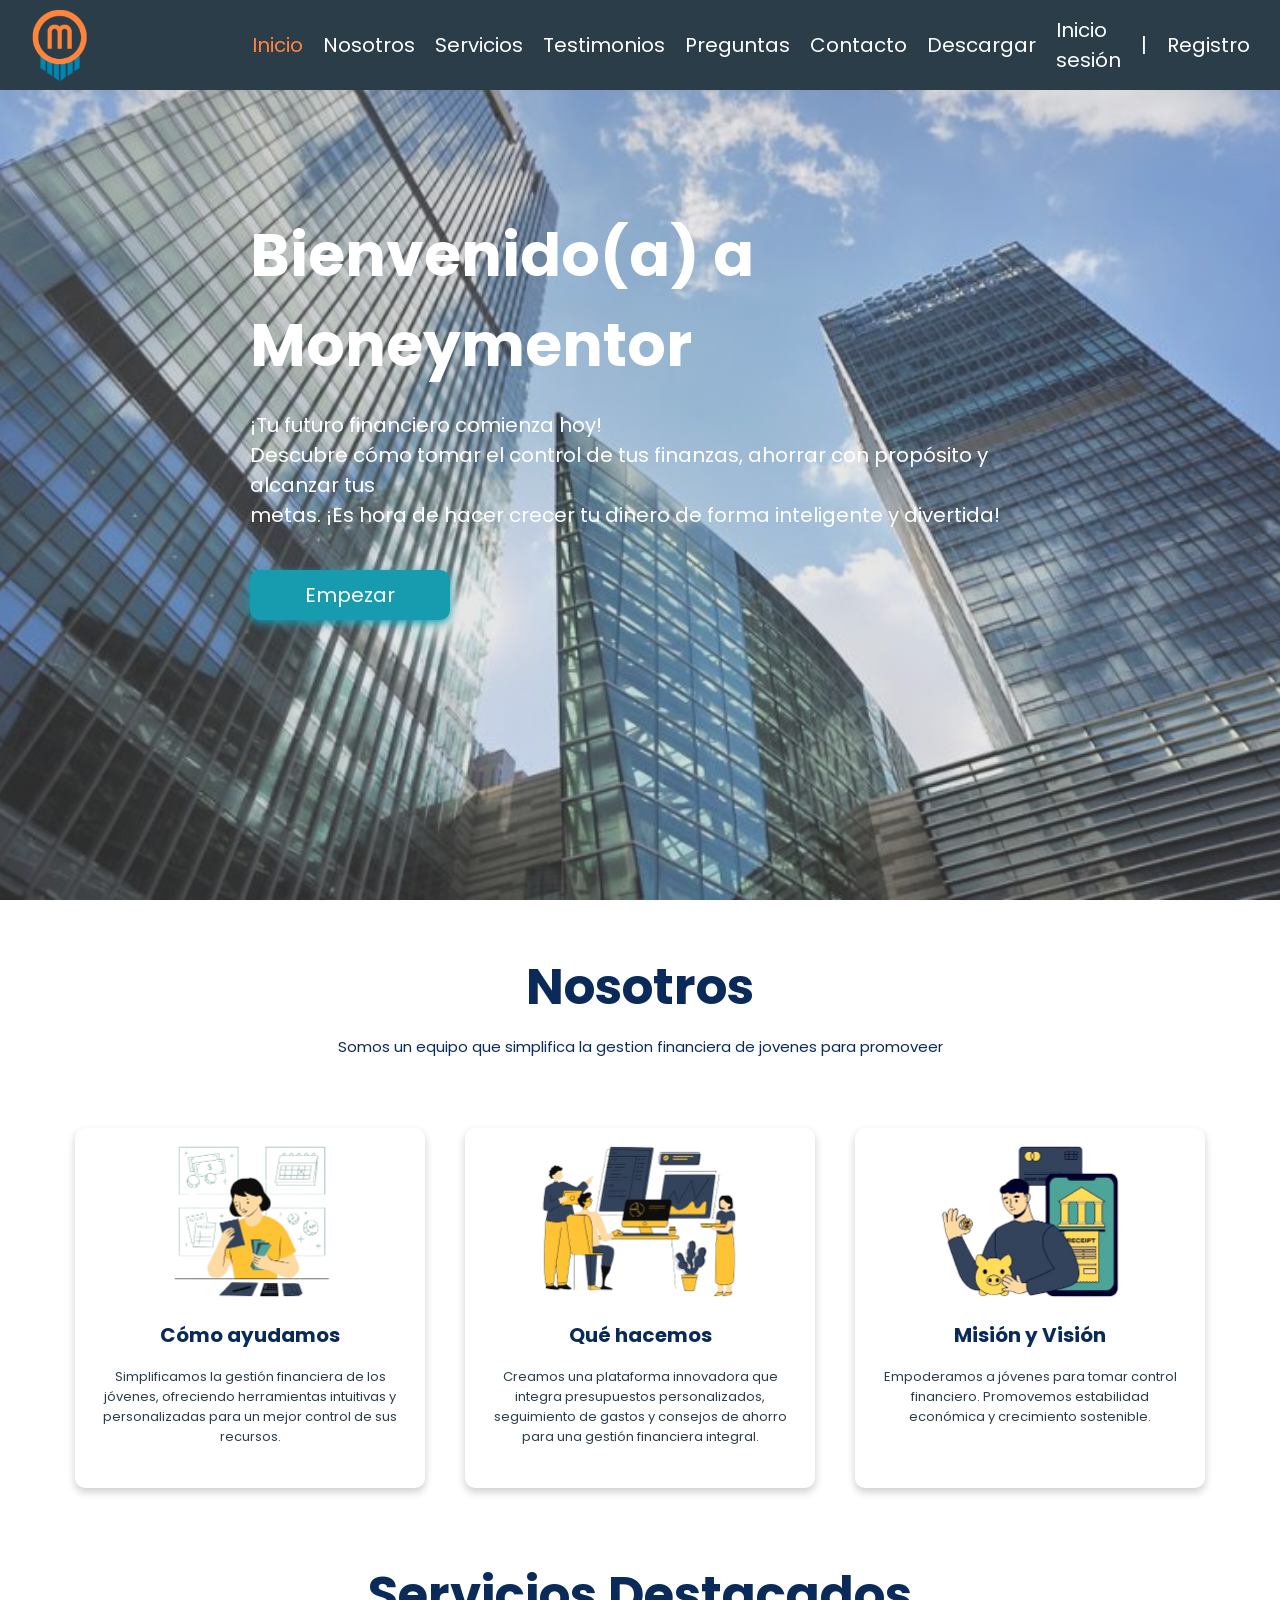
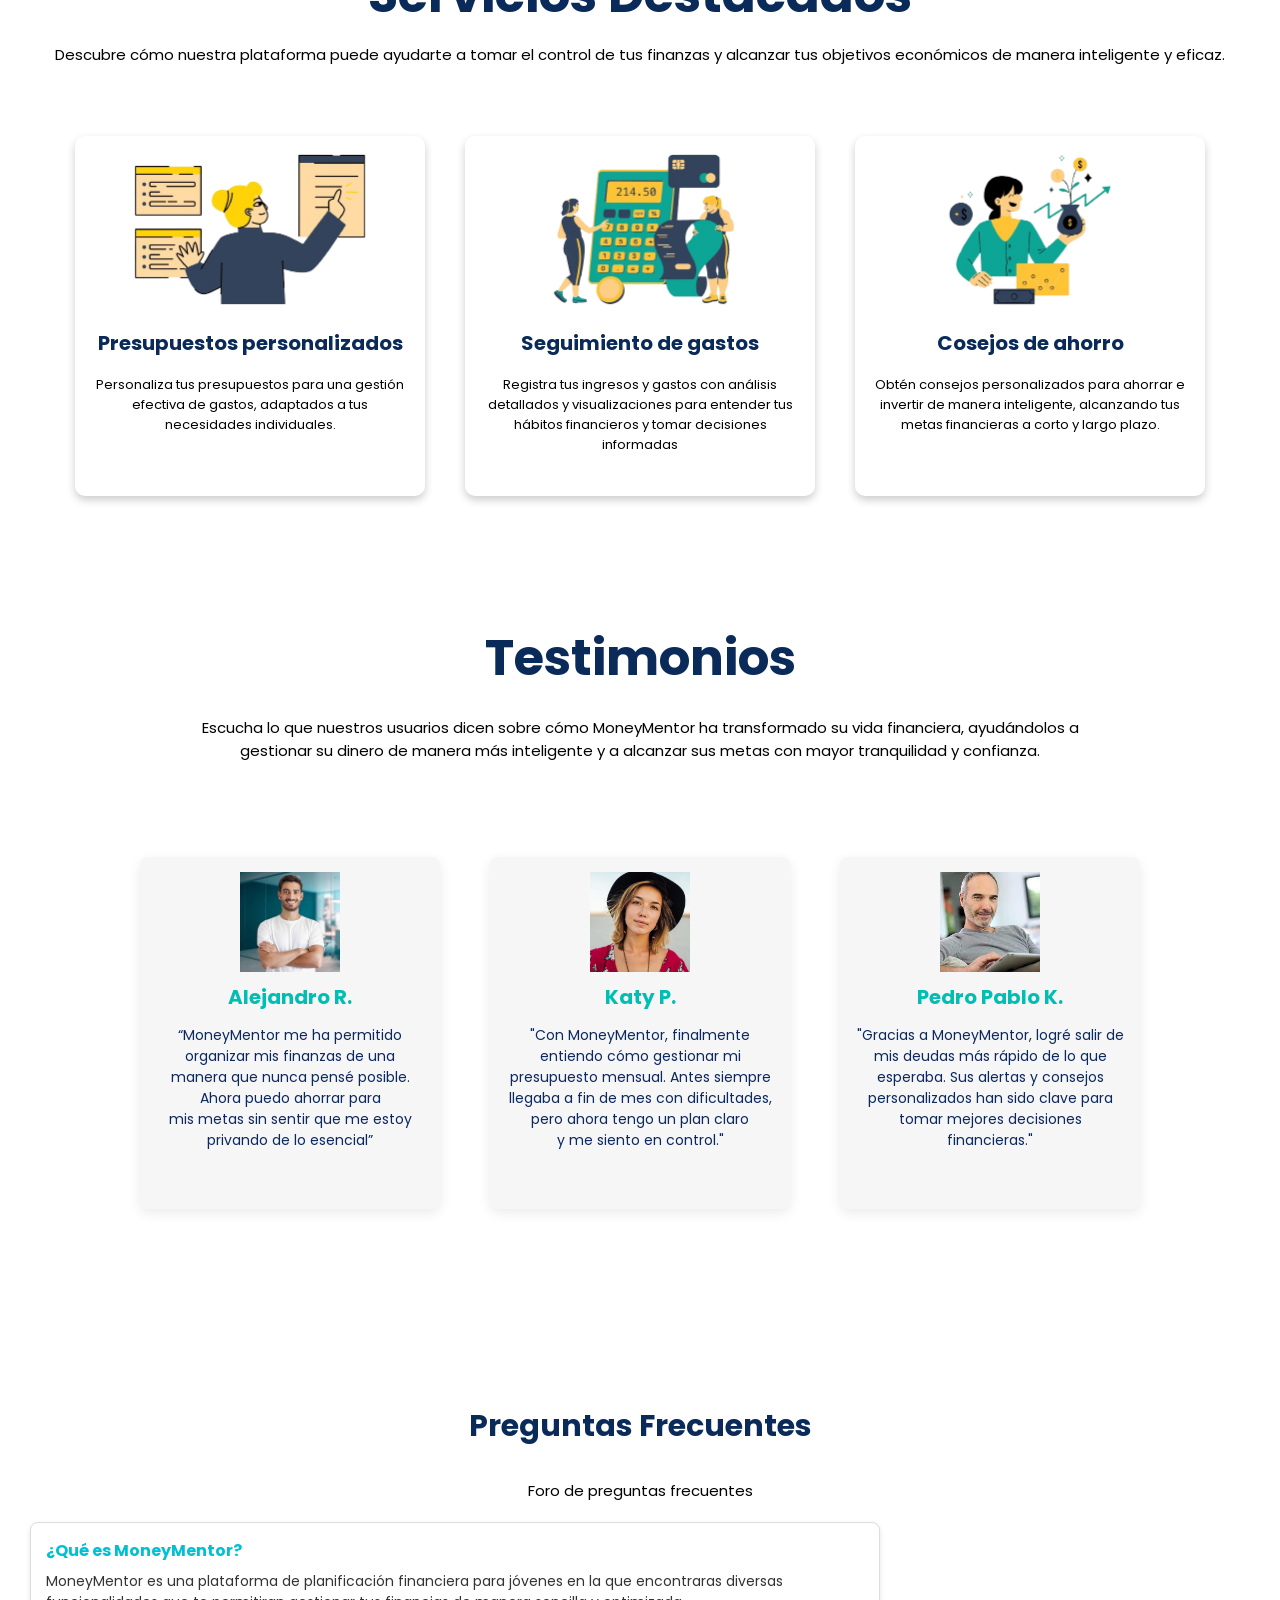
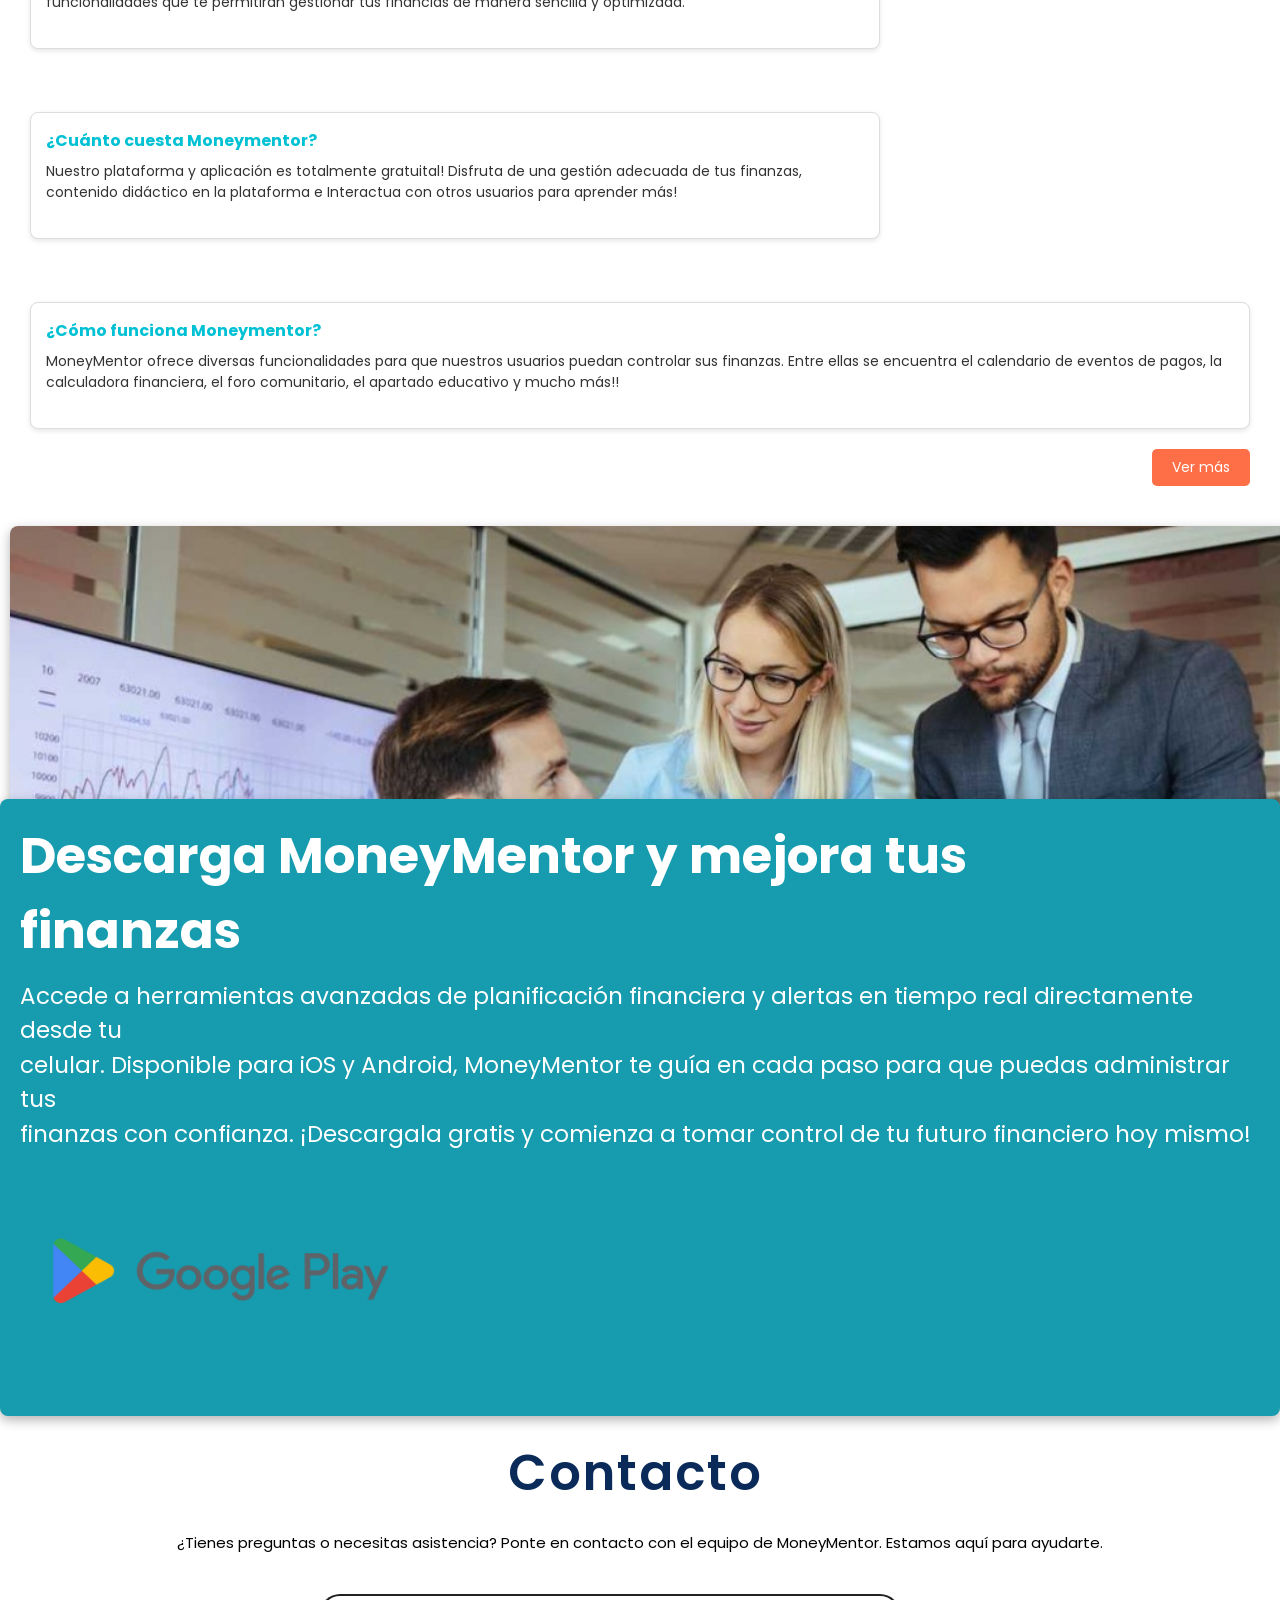
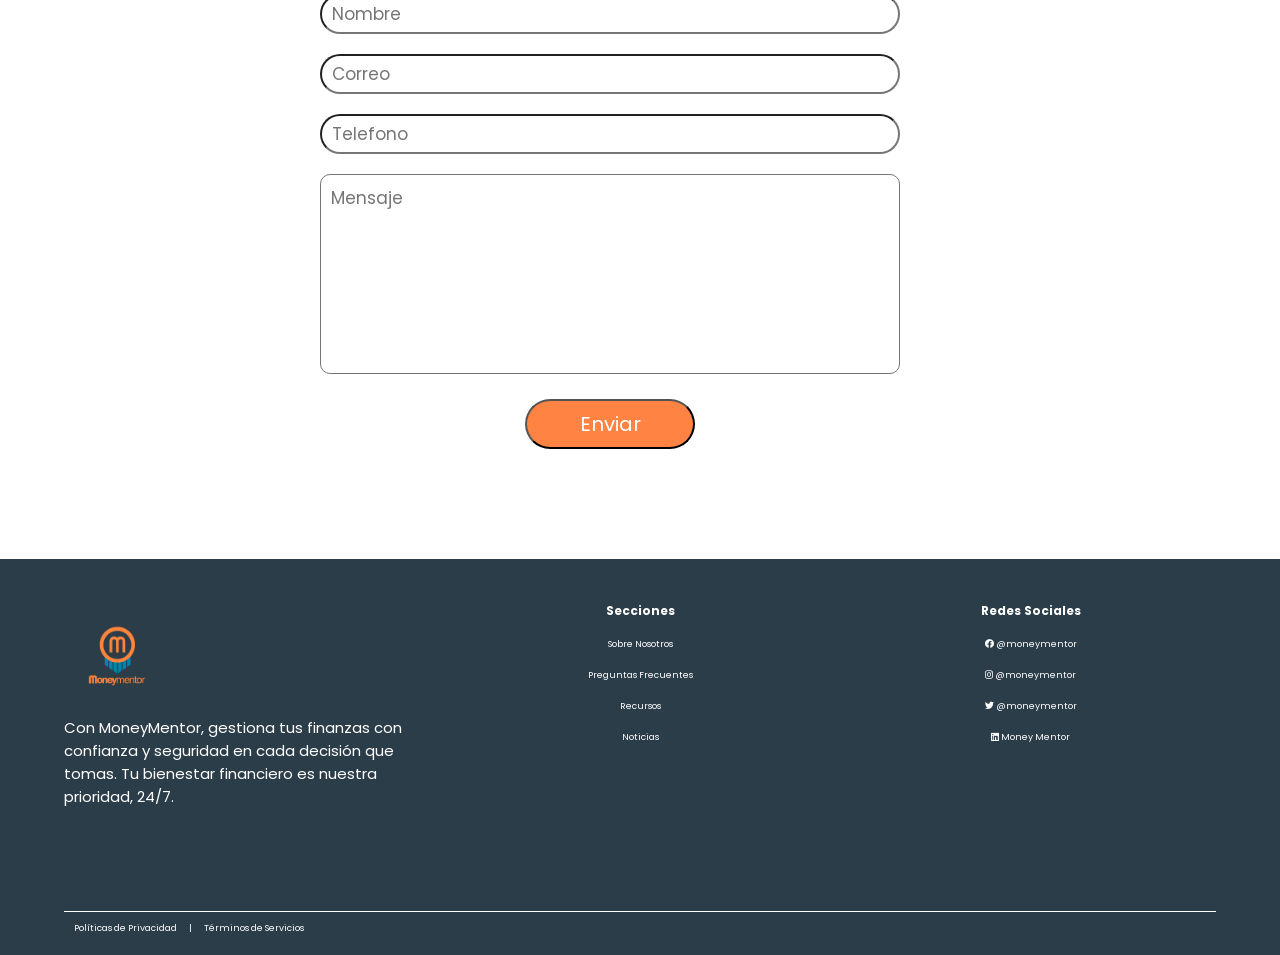
<file: index.html>
<!DOCTYPE html>
<html lang="en">
<head>
    <meta charset="UTF-8">
    <meta http-equiv="X-UA-Compatible" content="IE=edge">
    <meta name="viewport" content="width=device-width, initial-scale=1.0">
    <title>MoneyMentor</title>
    <link rel="stylesheet" href="https://cdnjs.cloudflare.com/ajax/libs/font-awesome/5.15.1/css/all.min.css">
    <link rel="stylesheet" href="ihc_tf/Public/Assets/Styles/style.css">
</head>

<body>

<!--logo y la barra de navegacion-->

<!-- podria cambiar en vez de a div para que ya no cuente como boton -->
<header>
    <a href="#" class="logo">
        <img src="ihc_tf/Public/Assets/Img/logocortado.png" alt="Nombre del Logo">
    </a>

    <nav class="navbar">
        <ul>
            <li><a href="#home" class="active">Inicio</a></li>
            <li><a href="#nosotros">Nosotros</a></li>
            <li><a href="#servicios">Servicios</a></li>
            <li><a href="#review">Testimonios</a></li>
            <li><a href="#questions">Preguntas</a></li>
            <li><a href="#contact">Contacto</a></li>
            <li><a href="#download">Descargar</a></li>
            <li><a href="acceso.html">Inicio sesión</a></li>           
            <li><a>|</a></li>
            <li><a href="acceso.html">Registro</a></li>
        
        </ul>
    </nav>
        <div class="fas fa-bars"></div>
   

  


</header>

<!--Inicio-->

<section class="home" id="home">
    <div class="content">
        <h1>Bienvenido(a) a Moneymentor</h1>
        <p>¡Tu futuro financiero comienza hoy!<br>Descubre cómo tomar el control de tus finanzas, ahorrar con propósito y alcanzar tus<br>
            metas. ¡Es hora de hacer crecer tu dinero de forma inteligente y divertida!
        </p>
        <button onclick="location.href='#nosotros'" id="ali"> Empezar</button>
    </div>

</section>

<!--Nosotros-->

<section class="nosotros" id="nosotros">

    <div class="content">
        <h2>Nosotros</h2>
        <p> Somos un equipo que simplifica la gestion financiera de jovenes para promoveer </p>

        <div class="box-container">
            <div class="box">
                <img src="ihc_tf/Public/Assets/Img/ayudamos.png" alt="">
                <h3>Cómo ayudamos </h3>
                <p>
                    Simplificamos la gestión financiera de los jóvenes, ofreciendo herramientas 
                    intuitivas y personalizadas para un mejor control de sus recursos.
                </p>
            </div>
    
            <div class="box">
                <img src="ihc_tf/Public/Assets/Img/hacemos.png" alt="">
                <h3>Qué hacemos</h3>
                <p>
                    Creamos una plataforma innovadora que integra presupuestos personalizados, seguimiento 
                    de gastos y consejos de ahorro para una gestión financiera integral.
                </p>
    
            </div>
    
            <div class="box">
                <img src="ihc_tf/Public/Assets/Img/final.png" alt="">
                <h3>Misión y Visión</h3>
                <p>
                    Empoderamos a jóvenes para tomar control financiero. Promovemos estabilidad económica y crecimiento sostenible.                </p>
    
            </div>
            
        </div>

    </div>

</section>

<!--Servicos-->
<section class="servicios" id="servicios">

    <div class="content">
        <h2>Servicios Destacados</h2>
        <p> Descubre cómo nuestra plataforma puede ayudarte a tomar el control de tus finanzas y alcanzar tus objetivos económicos de manera inteligente y eficaz. </p>

        <div class="box-container">
            <div class="box">
                <img src="ihc_tf/Public/Assets/Img/planeacion.png" alt=""> 
                <h3>Presupuestos personalizados</h3>
                <p>
                    Personaliza tus presupuestos para una gestión efectiva de gastos, adaptados a tus necesidades individuales.
                </p>
            </div>
    
            <div class="box">
                <img src="ihc_tf/Public/Assets/Img/seguimiento.png" alt="">
                <h3>Seguimiento de gastos </h3>
                <p>
                    Registra tus ingresos y gastos con análisis detallados y visualizaciones
                    para entender tus hábitos financieros y tomar decisiones informadas
                </p>
    
            </div>
    
            <div class="box">
                <img src="ihc_tf/Public/Assets/Img/ahorro.png" alt="">
                <h3>Cosejos de ahorro</h3>
                <p>
                    Obtén consejos personalizados para ahorrar e invertir de manera inteligente,
                    alcanzando tus metas financieras a corto y largo plazo.
                </p>
    
            </div>
            
        </div>


    </div>

</section>


<section class="review" id="review">
  <h2>Testimonios</h2>
  <p> Escucha lo que nuestros usuarios dicen sobre cómo MoneyMentor ha transformado su vida financiera, ayudándolos a <br>
    gestionar su dinero de manera más inteligente y a alcanzar sus metas con mayor tranquilidad y confianza.</p>

    <div class="box-container">

        <!--bir-->
        <div class="box">
            <img src="ihc_tf/Public/Assets/Img/TestimonioPersona2 (1).jpg" alt="">
            <h3>Alejandro R.</h3>
            <p> “MoneyMentor me ha permitido organizar 
                mis finanzas de una manera que nunca 
                pensé posible. Ahora puedo ahorrar para <br>
                mis metas sin sentir que me estoy <br>
                privando de lo esencial”
            </p>

        </div>

        <!--daf-->
        <div class="box">
            <img src="ihc_tf/Public/Assets/Img/TestimonioPersona1 (1).webp" alt="">
            <h3>Katy P.</h3>
            <p> "Con MoneyMentor, finalmente entiendo 
                cómo gestionar mi presupuesto mensual. 
                Antes siempre llegaba a fin de mes con 
                dificultades, pero ahora tengo un plan claro <br>
                y me siento en control."
            </p>



        </div>

     <!--otra-->

        <div class="box">
            <img src="ihc_tf/Public/Assets/Img/TestimonioPersona3 (1).jpg" alt="">
            <h3>Pedro Pablo K.</h3>
            <p> "Gracias a MoneyMentor, logré salir de <br>
                mis deudas más rápido de lo que <br>
                esperaba. Sus alertas y consejos <br>
                personalizados han sido clave para <br>
                tomar mejores decisiones financieras."
            </p>


        </div>

    </div>

</section>
<section class="faq" id="questions">
    <h6>.</h6>
    <h2>Preguntas Frecuentes</h2>
    <p>Foro de preguntas frecuentes</p>

    <div class="faq-container">
        <div class="faq-box">
            <h3>¿Qué es MoneyMentor?</h3>
            <p>MoneyMentor es una plataforma de planificación financiera para jóvenes en la que encontraras diversas funcionalidades que te permitiran gestionar tus financias de manera sencilla y optimizada.</p>
        </div>

        <div class="faq-box">
            <h3>¿Cuánto cuesta Moneymentor?</h3>
            <p>Nuestro plataforma y aplicación es totalmente gratuital! Disfruta de una gestión adecuada de tus finanzas, contenido didáctico en la plataforma e Interactua con otros usuarios para aprender más!</p>
        </div>

        <div class="faq-boxx">
            <h3>¿Cómo funciona Moneymentor?</h3>
            <p>MoneyMentor ofrece diversas funcionalidades para que nuestros usuarios puedan controlar sus finanzas. Entre ellas se encuentra el calendario de eventos de pagos, la calculadora financiera, el foro comunitario, el apartado educativo y mucho más!!</p>
        </div>

    </div>

    <div class="faq-more">
        <button onclick="window.location.href='#'">Ver más</button>
    </div>
</section>

<section class="download" id="download">
    <img src="ihc_tf/Public/Assets/Img/descargarApp1.jpeg" alt="Imagen superior derecha" class="top-right-image">
    <div class="content-box">
        <h1>Descarga MoneyMentor y mejora tus <br>finanzas</h1>
        <p>Accede a herramientas avanzadas de planificación financiera y alertas en tiempo real directamente desde tu <br>
            celular. Disponible para iOS y Android, MoneyMentor te guía en cada paso para que puedas administrar tus <br>
            finanzas con confianza. ¡Descargala gratis y comienza a tomar control de tu futuro financiero hoy mismo!</p>
        <img src="ihc_tf/Public/Assets/Img/decargarApp2.png" alt="Google Play">
    </div>
</section>


<section class="contact" id="contact">

    <h2 class="heading">Contacto</h2>
    <p>¿Tienes preguntas o necesitas asistencia? Ponte en contacto con el equipo de MoneyMentor. 
        Estamos aquí para ayudarte.</hp>
    <div class="row">
        <div class="form-container">

            <form action="">
                <input type="text" placeholder="Nombre">
                <input type="email" placeholder="Correo">
                <input type="number" placeholder="Telefono">
                <textarea cols="15" rows="5" placeholder="Mensaje"></textarea >
                <input type="submit" value="Enviar">        
            </form>

        </div>
    </div>

</section>

<footer>
    <div class="footer-container">
        <div class="footer-content">
            <!-- Logo y descripción -->
            <div class="footer-logo-description">
                <img src="ihc_tf/Public/Assets/Img/logomm.png" alt="MoneyMentor Logo" class="footer-logo">
                <p>
                    Con MoneyMentor, gestiona tus finanzas con confianza y seguridad en cada decisión que tomas. 
                    Tu bienestar financiero es nuestra prioridad, 24/7.
                </p>
            </div>
            <!-- Secciones -->
            <div class="footer-sections">
                <h3>Secciones</h3>
                <ul>
                    <li><a href="#">Sobre Nosotros</a></li>
                    <li><a href="#">Preguntas Frecuentes</a></li>
                    <li><a href="#">Recursos</a></li>
                    <li><a href="#">Noticias</a></li>
                </ul>
            </div>
            <!-- Redes Sociales -->
            <div class="footer-social">
                <h3>Redes Sociales</h3>
                <ul>
                    <li><a href="#"><i class="fab fa-facebook"></i> @moneymentor</a></li>
                    <li><a href="#"><i class="fab fa-instagram"></i> @moneymentor</a></li>
                    <li><a href="#"><i class="fab fa-twitter"></i> @moneymentor</a></li>
                    <li><a href="#"><i class="fab fa-linkedin"></i> Money Mentor</a></li>
                </ul>
            </div>
        </div>
        <!-- Barra inferior -->
        <div class="footer-bar">
            <a href="#">Políticas de Privacidad</a>
            <span>|</span>
            <a href="#">Términos de Servicios</a>
        </div>
    </div>
</footer>

<script src="https://cdnjs.cloudflare.com/ajax/libs/jquery/3.5.1/jquery.min.js"></script>

<script>
    const menuToggle = document.querySelector('.fa-bars');
    const menuClose = document.querySelector('.fa-times');
    const navbar = document.querySelector('.navbar');

    menuToggle.addEventListener('click', () => {
    navbar.classList.add('nav-toggle');
    menuToggle.style.display = 'none';
    menuClose.style.display = 'block';
    });

    menuClose.addEventListener('click', () => {
    navbar.classList.remove('nav-toggle');
    menuToggle.style.display = 'block';
    menuClose.style.display = 'none';
    });

    $(document).ready(function() {

        $('.fa-bars').click(function() {

            $(this).toggleClass('fa-times');
            $('.navbar').toggleClass('nav-toggle');

        });

        $(window).on('scroll load', function() {

            $('.fa-bars').removeClass('fa-times');
            $('.navbar').removeClass('nav-toggle');

            $('section').each(function() {

                var id = $(this).attr('id');
                var height = $(this).height();
                var offset = $(this).offset().top -200;
                var top = $(window).scrollTop();

                if(top >= offset && top < offset + height) {
                    $('.navbar ul li a').removeClass('active');
                    $('.navbar').find('[href="#'+id+'"]').addClass('active');
                }

            });

        });

    });

</script>



</body>
</html>
</file>
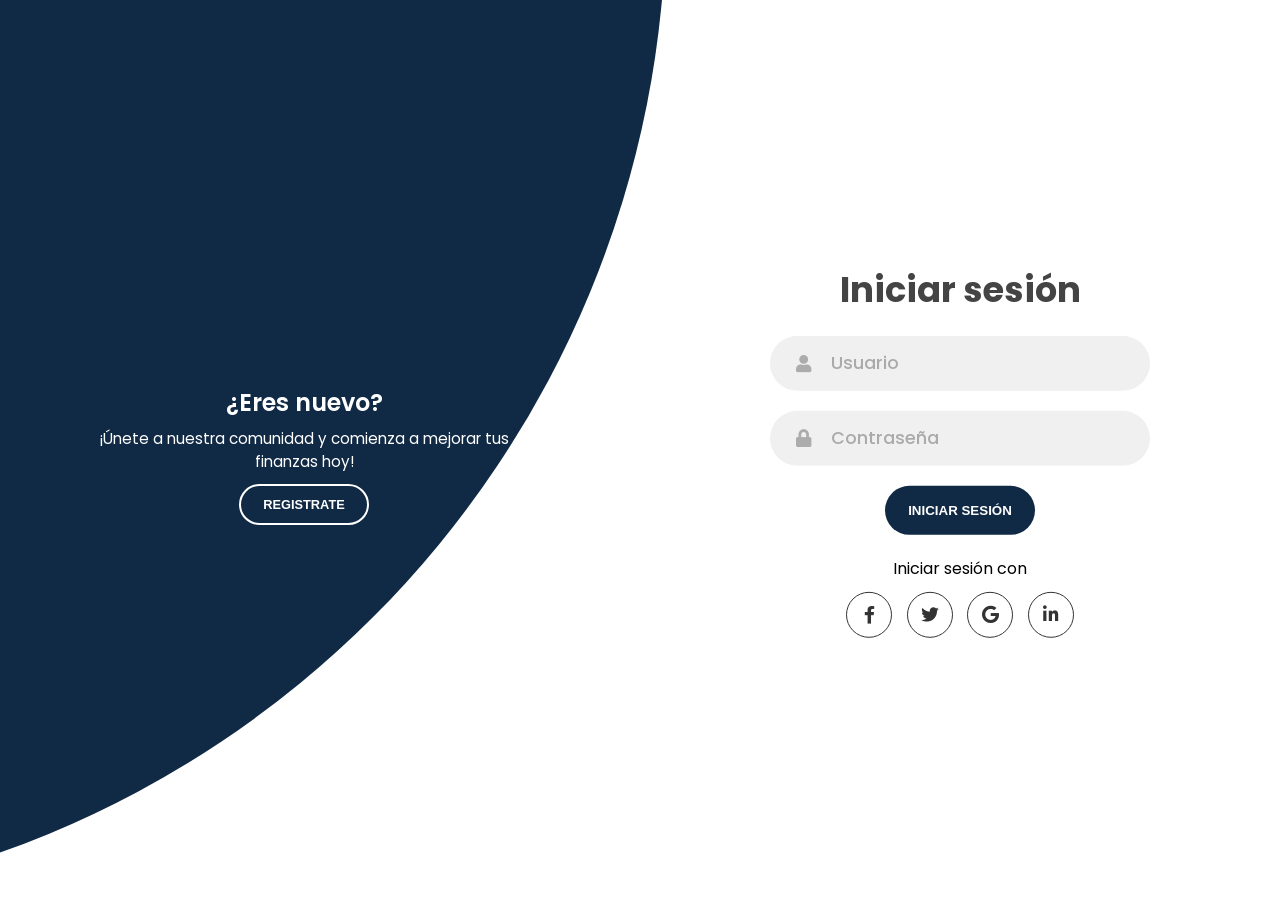
<file: acceso.html>
<!DOCTYPE html>
<html lang="en">
  <head>
    <meta charset="UTF-8" />
    <meta name="viewport" content="width=device-width, initial-scale=1.0" /> 
    <link rel="stylesheet" href="ihc_tf/Public/Assets/Styles/acceso.css">
    <title>Login</title>
  </head>

  <body>
    <div class="container">
      <div class="forms-container">
        <div class="signin-signup">
          <!-- Formulario de inicio de sesión -->
          <form id="sign-in-form" class="sign-in-form">
            <h2 class="title">Iniciar sesión</h2>
            <div class="input-field">
              <i class="fas fa-user"></i>
              <input type="text" id="login-username" placeholder="Usuario" required />
            </div>
            <div class="input-field">
              <i class="fas fa-lock"></i>
              <input type="password" id="login-password" placeholder="Contraseña" required />
            </div>
            <button type="submit" class="btn solid">Iniciar Sesión</button>
            <p class="social-text">Iniciar sesión con</p>
            <div class="social-media">
              <a onclick="simulateLogin('Facebook')" class="social-icon">
                <i class="fab fa-facebook-f"></i>
              </a>
              <a onclick="simulateLogin('Twitter')" class="social-icon">
                <i class="fab fa-twitter"></i>
              </a>
              <a onclick="simulateLogin('Google')" class="social-icon">
                <i class="fab fa-google"></i>
              </a>
              <a onclick="simulateLogin('Linkedin')" class="social-icon">
                <i class="fab fa-linkedin-in"></i>
              </a>
            </div>
            
          </form>

          <!-- Formulario de registro -->
          <form id="sign-up-form" class="sign-up-form">
            <h2 class="title">Regístrate</h2>
            <div class="input-field">
              <i class="fas fa-user"></i>
              <input type="text" id="register-username" placeholder="Usuario" required />
            </div>
            <div class="input-field">
              <i class="fas fa-envelope"></i>
              <input type="email" id="register-email" placeholder="Correo" required />
            </div>
            <div class="input-field">
              <i class="fas fa-lock"></i>
              <input type="password" id="register-password" placeholder="Contraseña" required />
            </div>
            <button type="submit" class="btn solid">Registrarse</button>
            <p class="social-text">Regístrate con</p>
            <div class="social-media">
              <a onclick="simulateLogin('Facebook')" class="social-icon">
                <i class="fab fa-facebook-f"></i>
              </a>
              <a onclick="simulateLogin('Twitter')" class="social-icon">
                <i class="fab fa-twitter"></i>
              </a>
              <a onclick="simulateLogin('Google')" class="social-icon">
                <i class="fab fa-google"></i>
              </a>
              <a onclick="simulateLogin('Linkedin')" class="social-icon">
                <i class="fab fa-linkedin-in"></i>
              </a>
            </div>
          </form>
        </div>
      </div>

      <!-- Paneles para alternar entre los formularios -->
      <div class="panels-container">
        <div class="panel left-panel">
          <div class="content">
            <h3>¿Eres nuevo?</h3>
            <p>
              ¡Únete a nuestra comunidad y comienza a mejorar tus finanzas hoy!
            </p>
            <button class="btn transparent" id="toggle-sign-up">
              Registrate
            </button>
          </div>
        </div>
        <div class="panel right-panel">
          <div class="content">
            <h3>¿Ya tienes cuenta?</h3>
            <p>
              Ingresa para seguir gestionando tus finanzas de manera eficiente.
            </p>
            <button class="btn transparent" id="toggle-sign-in">
              Iniciar Sesión
            </button>
          </div>
        </div>
      </div>
    </div>

    <script src="ihc_tf/Public/Assets/Scripts/acceso.js"></script>
    <link href="https://cdnjs.cloudflare.com/ajax/libs/font-awesome/5.15.4/css/all.min.css" rel="stylesheet">
  </body>
</html>
</file>
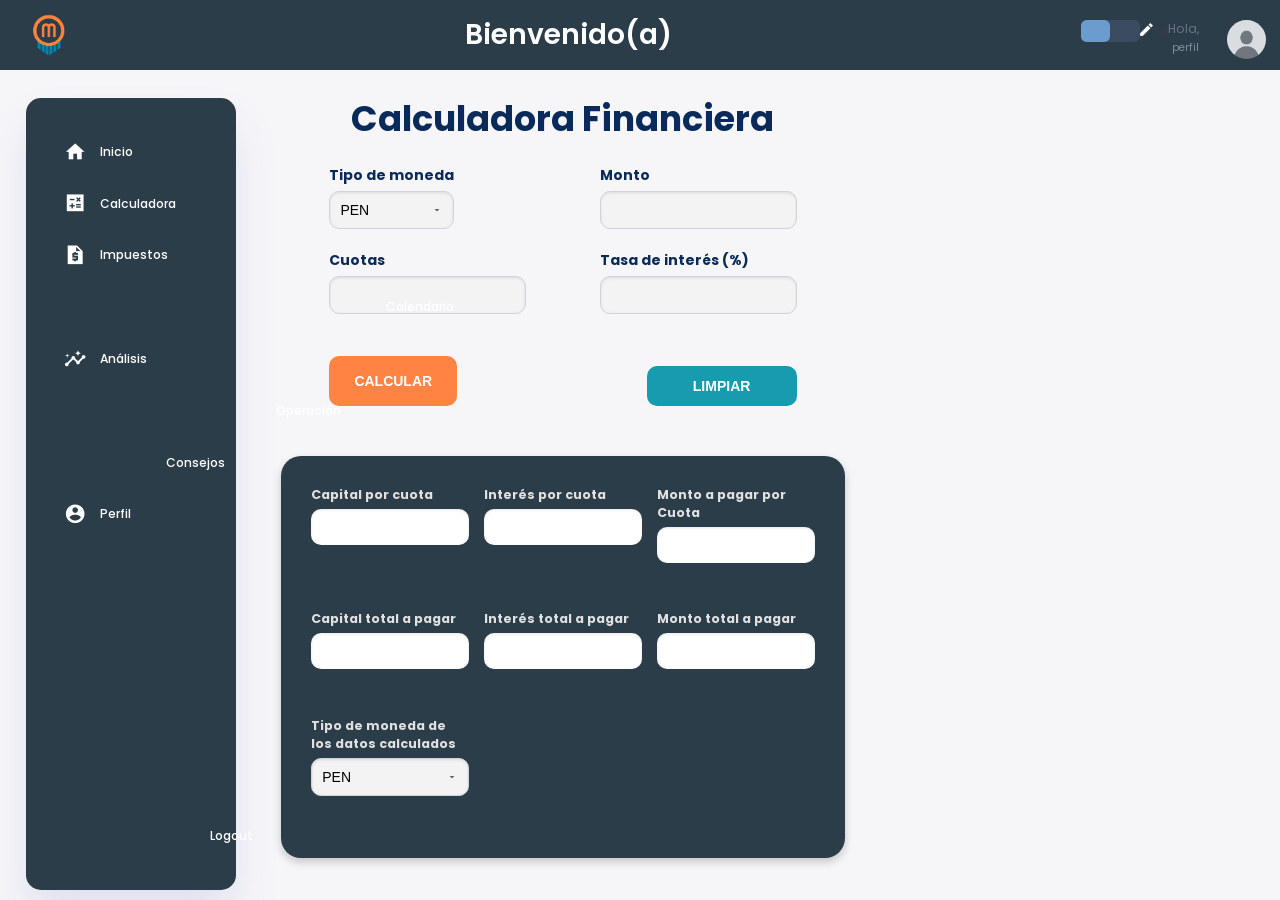
<file: calculadora.html>
<!DOCTYPE html>
<html lang="en">

<head>
    <meta charset="UTF-8">
    <meta name="viewport" content="width=device-width, initial-scale=1.0">
    <link href="https://fonts.googleapis.com/icon?family=Material+Icons+Sharp" rel="stylesheet">
    <link rel="stylesheet" href="ihc_tf/Public/Assets/Styles/calculadora.css">
    
    <title>MoneyMentor</title>
</head>
<header>
    <div class="toggle">
        <div class="logo">
            <img src="ihc_tf/Public/Assets/Img/logocortado.png">
        </div>
    </div>
    <h2>Bienvenido(a)</h2>

<!-- Right Section -->
<div class="right-section">
    <div class="nav">
        <button id="menu-btn">
            <span class="material-icons-sharp">
                menu
            </span>
        </button>
        <div class="dark-mode">
            <span class="material-icons-sharp active">
                light_mode
            </span>
            <span class="material-icons-sharp">
                dark_mode
            </span>
        </div>
        
        <div class="profile">
            <div class="info">
                <p>Hola, <b><span id="username-display"></span></b></p>
                <small class="text-muted">perfil</small>
            </div>
            <div class="profile-photo">
                <img src="ihc_tf/Public/Assets/Img/daf.jpg">
            </div>
        </div>

    </div>
    <!-- final  Nav -->
</header>

<body>

    <div class="container">
         <!-- Sidebar Section -->
        <aside>
            <div class="sidebar">
                <a href="menu.html" id="inicio_sidebar">
                    <span class="material-icons-sharp">home</span>
                    <h3>Inicio</h3>
                </a>

                <a href="calculadora.html">
                    <span class="material-icons-sharp">calculate</span>
                    <h3>Calculadora</h3>
                </a>

                <a href="calculadoraimpuesto.html">
                    <span class="material-icons-sharp">request_quote</span>
                    <h3>Impuestos</h3>
                </a>

                <a href="calendario.html">
                    <span class="material-icons-sharp">calendar_month</span>
                    <h3>Calendario</h3>
                </a>

                <a href="analisis.html">
                    <span class="material-icons-sharp">insights</span>
                    <h3>Análisis</h3>
                </a>

                <a href="Gestion.html">
                    <span class="material-icons-sharp">inventory</span>
                    <h3>Operación</h3>
                </a>

                <a href="Consejos.html">
                    <span class="material-icons-sharp">quiz</span>
                    <h3>Consejos</h3>
                </a>

                <a href="Perfil.html">
                    <span class="material-icons-sharp">account_circle</span>
                    <h3>Perfil</h3>
                </a>

                <a href="index.html">
                    <span class="material-icons-sharp">logout</span>
                    <h3>Logout</h3>
                </a>
            </div>
        </aside>
        <!-- End of Sidebar Section -->
    
        <main>
            <div class="calculadora">
      
              <div class="title-container">
                <h1 class="title">Calculadora Financiera</h1>
              </div>
      
              <form>
      
                <!-- Tipo moneda -->
                <div class="col-md-2">
                  <label for="tipoMoneda" class="form-label">Tipo de moneda</label>
                  <select class="form-select" name="tipoMoneda" id="tipoMoneda">
                    <option value="AED">AED</option>
                    <option value="ARS">ARS</option>
                    <option value="AUD">AUD</option>
                    <option value="BGN">BGN</option>
                    <option value="BRL">BRL</option>
                    <option value="BSD">BSD</option>
                    <option value="CAD">CAD</option>
                    <option value="CHF">CHF</option>
                    <option value="CLP">CLP</option>
                    <option value="CNY">CNY</option>
                    <option value="COP">COP</option>
                    <option value="CZK">CZK</option>
                    <option value="DKK">DKK</option>
                    <option value="DOP">DOP</option>
                    <option value="EGP">EGP</option>
                    <option value="EUR">EUR</option>
                    <option value="FJD">FJD</option>
                    <option value="GBP">GBP</option>
                    <option value="GTQ">GTQ</option>
                    <option value="HKD">HKD</option>
                    <option value="HRK">HRK</option>
                    <option value="HUF">HUF</option>
                    <option value="IDR">IDR</option>
                    <option value="ILS">ILS</option>
                    <option value="INR">INR</option>
                    <option value="ISK">ISK</option>
                    <option value="JPY">JPY</option>
                    <option value="KRW">KRW</option>
                    <option value="KZT">KZT</option>
                    <option value="MXN">MXN</option>
                    <option value="MYR">MYR</option>
                    <option value="NOK">NOK</option>
                    <option value="NZD">NZD</option>
                    <option value="PAB">PAB</option>
                    <option value="PEN" selected>PEN</option>
                    <option value="PHP">PHP</option>
                    <option value="PKR">PKR</option>
                    <option value="PLN">PLN</option>
                    <option value="PYG">PYG</option>
                    <option value="RON">RON</option>
                    <option value="RUB">RUB</option>
                    <option value="SAR">SAR</option>
                    <option value="SEK">SEK</option>
                    <option value="SGD">SGD</option>
                    <option value="THB">THB</option>
                    <option value="TRY">TRY</option>
                    <option value="TWD">TWD</option>
                    <option value="UAH">UAH</option>
                    <option value="USD">USD</option>
                    <option value="UYU">UYU</option>
                    <option value="VND">VND</option>
                    <option value="ZAR">ZAR</option>
                  </select>
                </div>
      
                <div class="col-md-4">
                  <label for="monto" class="form-label">Monto</label>
                  <input type="text" name="monto" id="monto" class="form-control">
                </div>
      
                <div class="col-md-2">
                  <label for="plazo" class="form-label">Cuotas</label>
                  <input type="text" name="plazo" id="plazo" class="form-control">
                </div>
      
                <div class="col-md-2">
                  <label for="interes" class="form-label">Tasa de interés (%)</label>
                  <input type="text" name="interes" id="interes" class="form-control">
                </div>
      
                <div class="col-md-12 d-flex justify-content-center">
                  <button type="button" id="calcularButton" class="btn btn-primary">Calcular</button>
                </div>
      
                <div class="col-md-12 d-flex justify-content-center">
                  <button type="button" id="limpiarButton" class="btn btn-primary">Limpiar</button>
                </div>
              </form>
            </div>
      
            <div class="resultados">
      
              <!-- VALORES POR CUOTA -->
      
              <div class="col-md-4">
                <label for="capitalCuota" class="form-label">Capital por cuota</label>
                <input type="text" name="capitalCuota" id="capitalCuota" class="form-control" readonly>
              </div>
      
              <div class="col-md-4">
                <label for="interesCuota" class="form-label">Interés por cuota</label>
                <input type="text" name="interesCuota" id="interesCuota" class="form-control" readonly>
              </div>
      
              <div class="col-md-4">
                <label for="cuotaindividual" class="form-label">Monto a pagar por Cuota</label>
                <input type="text" name="cuotaindividual" id="cuotaindividual" class="form-control" readonly>
              </div>
      
      
              <!-- VALORES TOTALES -->
      
              <div class="col-md-4">
                <label for="capitalTotal" class="form-label">Capital total a pagar</label>
                <input type="text" name="capitalTotal" id="capitalTotal" class="form-control" readonly>
              </div>
      
              <div class="col-md-4">
                <label for="interestotal" class="form-label">Interés total a pagar</label>
                <input type="text" name="interestotal" id="interestotal" class="form-control" readonly>
              </div>
      
              <div class="col-md-4">
                <label for="totalpagar" class="form-label">Monto total a pagar</label>
                <input type="text" name="totalpagar" id="totalpagar" class="form-control" readonly>
              </div>
      
              <div class="col-md-2">
                <label for="tipoMonedaDatosCalculados" class="form-label">Tipo de moneda de los datos calculados</label>
                <select class="form-select" name="tipoMonedaDatosCalculados" id="tipoMonedaDatosCalculados">
                  <option value="AED">AED</option>
                  <option value="ARS">ARS</option>
                  <option value="AUD">AUD</option>
                  <option value="BGN">BGN</option>
                  <option value="BRL">BRL</option>
                  <option value="BSD">BSD</option>
                  <option value="CAD">CAD</option>
                  <option value="CHF">CHF</option>
                  <option value="CLP">CLP</option>
                  <option value="CNY">CNY</option>
                  <option value="COP">COP</option>
                  <option value="CZK">CZK</option>
                  <option value="DKK">DKK</option>
                  <option value="DOP">DOP</option>
                  <option value="EGP">EGP</option>
                  <option value="EUR">EUR</option>
                  <option value="FJD">FJD</option>
                  <option value="GBP">GBP</option>
                  <option value="GTQ">GTQ</option>
                  <option value="HKD">HKD</option>
                  <option value="HRK">HRK</option>
                  <option value="HUF">HUF</option>
                  <option value="IDR">IDR</option>
                  <option value="ILS">ILS</option>
                  <option value="INR">INR</option>
                  <option value="ISK">ISK</option>
                  <option value="JPY">JPY</option>
                  <option value="KRW">KRW</option>
                  <option value="KZT">KZT</option>
                  <option value="MXN">MXN</option>
                  <option value="MYR">MYR</option>
                  <option value="NOK">NOK</option>
                  <option value="NZD">NZD</option>
                  <option value="PAB">PAB</option>
                  <option value="PEN" selected>PEN</option>
                  <option value="PHP">PHP</option>
                  <option value="PKR">PKR</option>
                  <option value="PLN">PLN</option>
                  <option value="PYG">PYG</option>
                  <option value="RON">RON</option>
                  <option value="RUB">RUB</option>
                  <option value="SAR">SAR</option>
                  <option value="SEK">SEK</option>
                  <option value="SGD">SGD</option>
                  <option value="THB">THB</option>
                  <option value="TRY">TRY</option>
                  <option value="TWD">TWD</option>
                  <option value="UAH">UAH</option>
                  <option value="USD">USD</option>
                  <option value="UYU">UYU</option>
                  <option value="VND">VND</option>
                  <option value="ZAR">ZAR</option>
                </select>
              </div>
      
            </div>
      
          </main>
                     
    </div>
    <script src="ihc_tf/Public/Assets/Scripts/acceso.js"></script> 
    <script src="https://cdn.jsdelivr.net/npm/bootstrap@5.3.0-alpha1/dist/js/bootstrap.bundle.min.js"></script>
    <script src="ihc_tf/Public/Assets/Scripts/calculadora.js"></script>
    <script src="ihc_tf/Public/Assets/Scripts/menu.js"></script>   
</body>

</html>
</file>
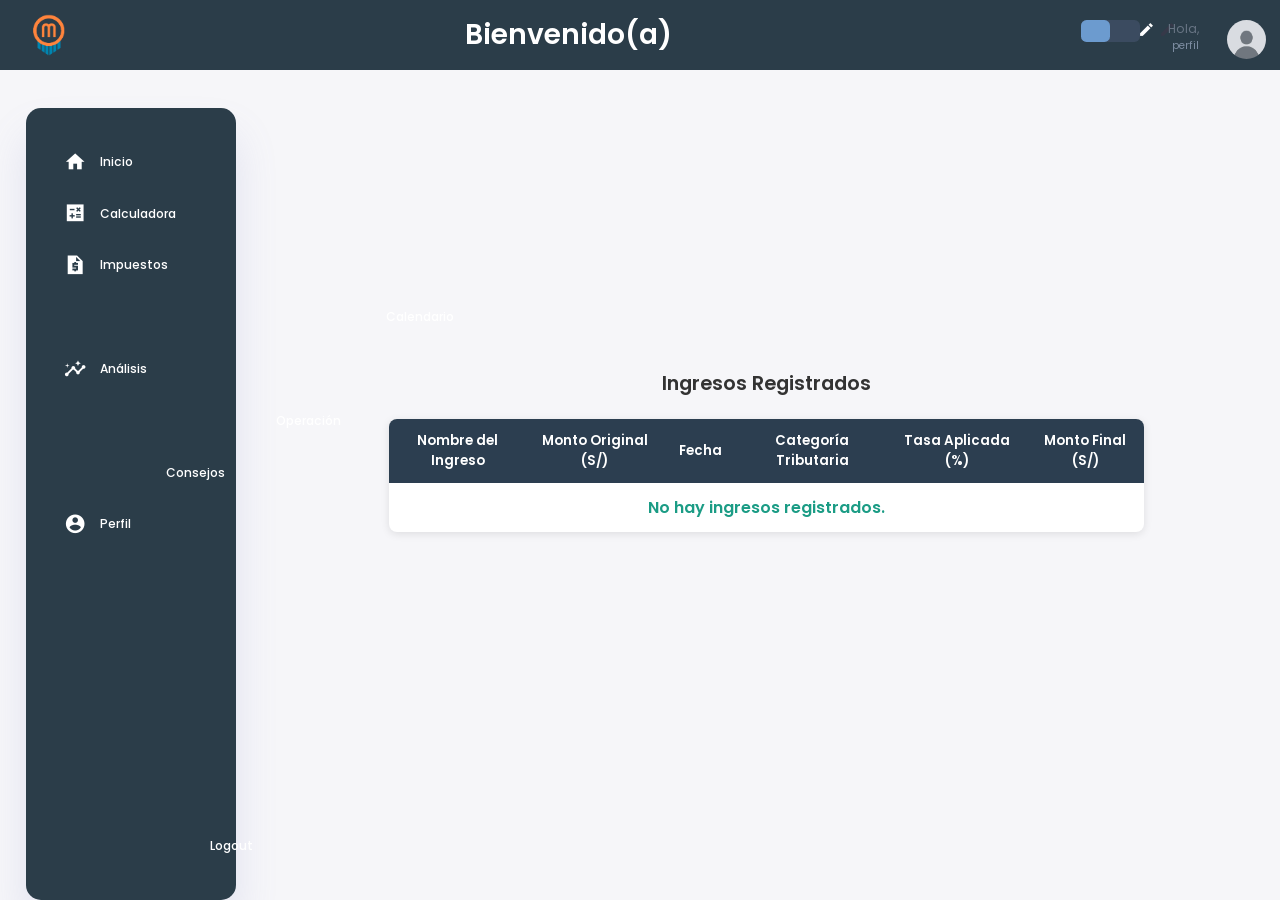
<file: calculadoraimpuesto.html>
<html lang="es">
  <head>
    <meta charset="UTF-8" />
    <meta name="viewport" content="width=device-width, initial-scale=1.0" />
    <title>Calculadora de Impuestos</title>
    <link rel="stylesheet" href="ihc_tf/Public/Assets/Styles/impuesto.css" />
    <link
      href="https://fonts.googleapis.com/icon?family=Material+Icons+Sharp"
      rel="stylesheet"
    />
  </head>
  
  <body>
    <header>
    <div class="toggle">
      <div class="logo">
        <img src="ihc_tf/Public/Assets/Img/logocortado.png" alt="Logo" />
      </div>
    </div>
    <h2>Bienvenido(a)</h2>

    <!-- Right Section -->
    <div class="right-section">
      <div class="nav">
        <button id="menu-btn">
          <span class="material-icons-sharp"> menu </span>
        </button>

        <div class="dark-mode">
          <span class="material-icons-sharp active"> light_mode </span>
          <span class="material-icons-sharp"> dark_mode </span>
        </div>

        <div class="profile">
          <div class="info">
            <p>
              Hola, <b><span id="username-display"></span></b>
            </p>
            <small class="text-muted">perfil</small>
          </div>
          <div class="profile-photo">
            <img src="ihc_tf/Public/Assets/Img/daf.jpg" />
          </div>
        </div>
      </div>
    </div>
  </header>
    <div class="container">
      <!-- Sidebar Section -->
      <aside>
        <div class="sidebar">
          <a href="menu.html" id="inicio_sidebar">
            <span class="material-icons-sharp">home</span>
            <h3>Inicio</h3>
          </a>

          <a href="calculadora.html">
            <span class="material-icons-sharp">calculate</span>
            <h3>Calculadora</h3>
          </a>

          <a href="calculadoraimpuesto.html">
            <span class="material-icons-sharp">request_quote</span>
            <h3>Impuestos</h3>
          </a>

          <a href="calendario.html">
            <span class="material-icons-sharp">calendar_month</span>
            <h3>Calendario</h3>
          </a>

          <a href="analisis.html">
            <span class="material-icons-sharp">insights</span>
            <h3>Análisis</h3>
          </a>

          <a href="Gestion.html">
            <span class="material-icons-sharp">inventory</span>
            <h3>Operación</h3>
          </a>


          <a href="Consejos.html">
            <span class="material-icons-sharp">quiz</span>
            <h3>Consejos</h3>
          </a>

          <a href="Perfil.html">
            <span class="material-icons-sharp">account_circle</span>
            <h3>Perfil</h3>
          </a>

          <a href="index.html">
            <span class="material-icons-sharp">logout</span>
            <h3>Logout</h3>
          </a>
        </div>
      </aside>
      <!-- End of Sidebar Section -->
<main>
  <h2>Ingresos Registrados</h2>
  <table id="tabla-impuestos">
    <thead>
      <tr>
        <th>Nombre del Ingreso</th>
        <th>Monto Original (S/)</th>
        <th>Fecha</th>
        <th>Categoría Tributaria</th>
        <th>Tasa Aplicada (%)</th>
        <th>Monto Final (S/)</th>
      </tr>
    </thead>
    <tbody>
      <!-- Aquí va el JS -->
    </tbody>
  </table>
</main>
    </div>
    <script src="ihc_tf/Public/Assets/Scripts/calculadoraimpuesto.js"></script>
  </body>
</html>
</file>
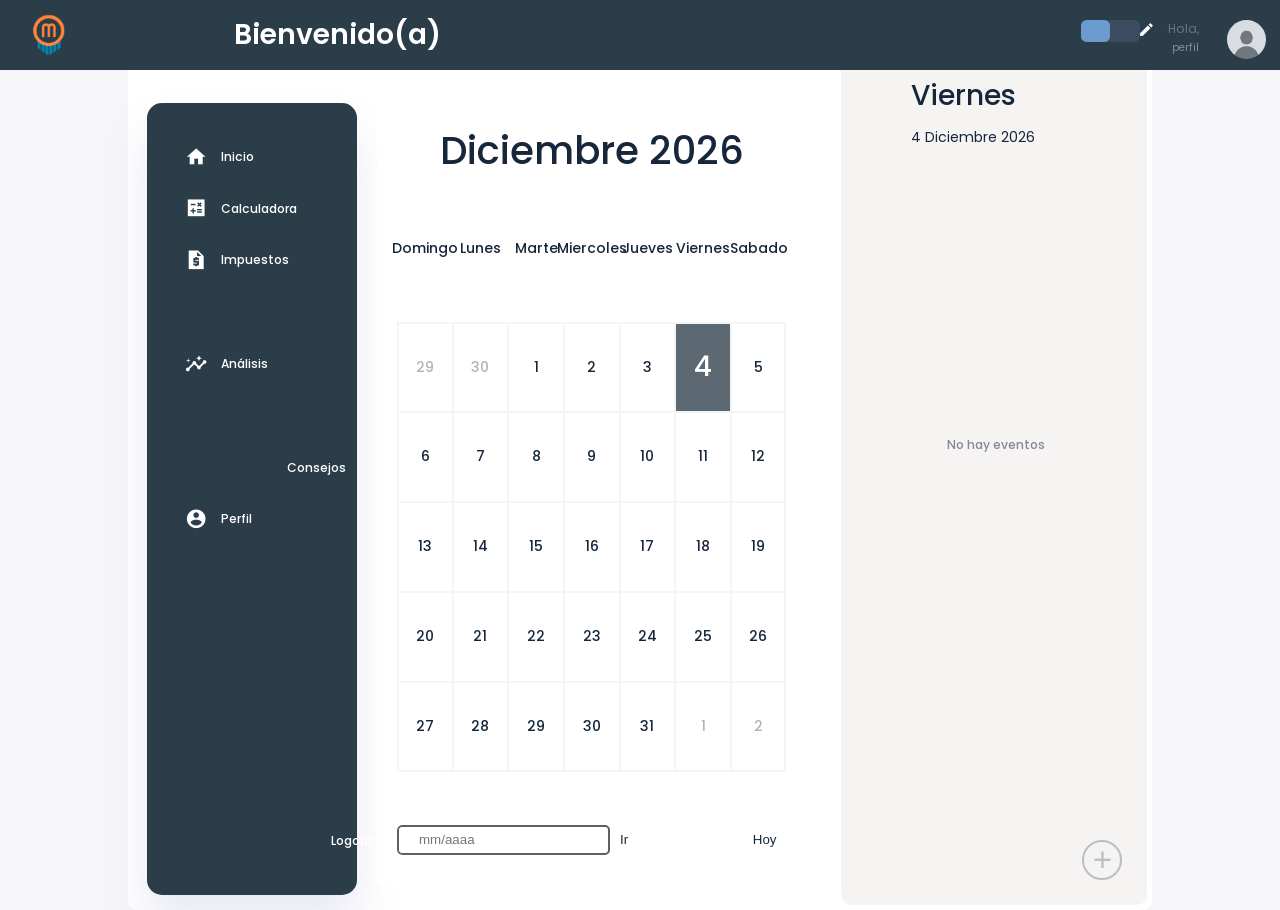
<file: calendario.html>
<!DOCTYPE html>
<html lang="en">
  <head>
    <meta charset="UTF-8">
    <meta name="viewport" content="width=device-width, initial-scale=1.0">
    <link href="https://fonts.googleapis.com/icon?family=Material+Icons+Sharp" rel="stylesheet">
    <link rel="stylesheet" href="ihc_tf/Public/Assets/Styles/calendario.css">
    <title>Calendario</title>
</head>

<body>
  <header>
    <div class="toggle">
        <div class="logo">
            <img src="ihc_tf/Public/Assets/Img/logocortado.png" alt="Logo">
        </div>
    </div>
    <h2>Bienvenido(a)</h2>

    <div class="right-section">
        <div class="nav">
            <button id="menu-btn">
                <span class="material-icons-sharp">menu</span>
            </button>
            <div class="dark-mode">
                <span class="material-icons-sharp active">light_mode</span>
                <span class="material-icons-sharp">dark_mode</span>
            </div>

        <div class="profile">
            <div class="info">
                <p>Hola, <b><span id="username-display"></span></b></p>
                <small class="text-muted">perfil</small>
            </div>
            <div class="profile-photo">
                <img src="ihc_tf/Public/Assets/Img/daf.jpg">
            </div>
        </div>
        </div>
    </div>
</header>

    <div>
      <div class="container">
        <!-- Sidebar Section -->
        <aside>
            <div class="sidebar">
                <a href="menu.html" id="inicio_sidebar">
                    <span class="material-icons-sharp">home</span>
                    <h3>Inicio</h3>
                </a>

                <a href="calculadora.html">
                    <span class="material-icons-sharp">calculate</span>
                    <h3>Calculadora</h3>
                </a>

                <a href="calculadoraimpuesto.html">
                    <span class="material-icons-sharp">request_quote</span>
                    <h3>Impuestos</h3>
                </a>

                <a href="calendario.html">
                    <span class="material-icons-sharp">calendar_month</span>
                    <h3>Calendario</h3>
                </a>

                <a href="analisis.html">
                    <span class="material-icons-sharp">insights</span>
                    <h3>Análisis</h3>
                </a>

                <a href="Gestion.html">
                    <span class="material-icons-sharp">inventory</span>
                    <h3>Operación</h3>
                </a>

                <a href="Consejos.html">
                    <span class="material-icons-sharp">quiz</span>
                    <h3>Consejos</h3>
                </a>

                <a href="Perfil.html">
                    <span class="material-icons-sharp">account_circle</span>
                    <h3>Perfil</h3>
                </a>

                <a href="index.html">
                    <span class="material-icons-sharp">logout</span>
                    <h3>Logout</h3>
                </a>
            </div>
        </aside>
        <!-- End of Sidebar Section -->
        <div class="left">
          <div class="calendar">
            <div class="month">
              <i class="fas fa-angle-left prev"></i>
              <div class="date">Diciembre 2015</div>
              <i class="fas fa-angle-right next"></i>
            </div>
            <div class="weekdays">
              <div>Domingo</div>
              <div>Lunes</div>
              <div>Marte</div>
              <div>Miercoles</div>
              <div>Jueves</div>
              <div>Viernes</div>
              <div>Sabado</div>
            </div>
            <div class="days"></div>
            <div class="goto-today">
              <div class="goto">
                <input type="text" placeholder="mm/aaaa" class="date-input" />
                <button class="goto-btn">Ir</button>
              </div>
              <button class="today-btn">Hoy</button>
            </div>
          </div>
        </div>

        <div class="right">
          <div class="today-date">
            <div class="event-day">dia</div>
            <div class="event-date">12th diciembre 2022</div>
          </div>
          <div class="events"></div>
          <div class="add-event-wrapper">
            <div class="add-event-header">
              <div class="title">Añadir evento</div>
              <i class="fas fa-times close"></i>
            </div>
            <div class="add-event-body">
              <div class="add-event-input">
                <input type="text" placeholder="Objetivo" class="event-objetivo" />
              </div>
              <div class="add-event-input">
                <input type="number" placeholder="Monto actual" class="event-monto" />
              </div>
              <div class="add-event-input">
                <select class="event-estado">
                  <option value="Pendiente">Pendiente</option>
                  <option value="En progreso">En progreso</option>
                  <option value="Completado">Completado</option>
                </select>
              </div>
              <div class="add-event-input">
                <input type="date" class="event-fecha-inicio" placeholder="Fecha inicio" />
              </div>
              <div class="add-event-input">
                <input type="date" class="event-fecha-limite" placeholder="Fecha límite" />
              </div>
            </div>
            <div class="add-event-footer">
              <button class="add-event-btn">Nuevo Evento</button>
            </div>
          </div>
        </div>
        <button class="add-event">
          <i class="fas fa-plus">+</i>
        </button>
  </div>
  <script src="ihc_tf/Public/Assets/Scripts/menu.js"></script>   
  <script src="ihc_tf/Public/Assets/Scripts/calendario.js"></script> 
</body>
</html>
</file>
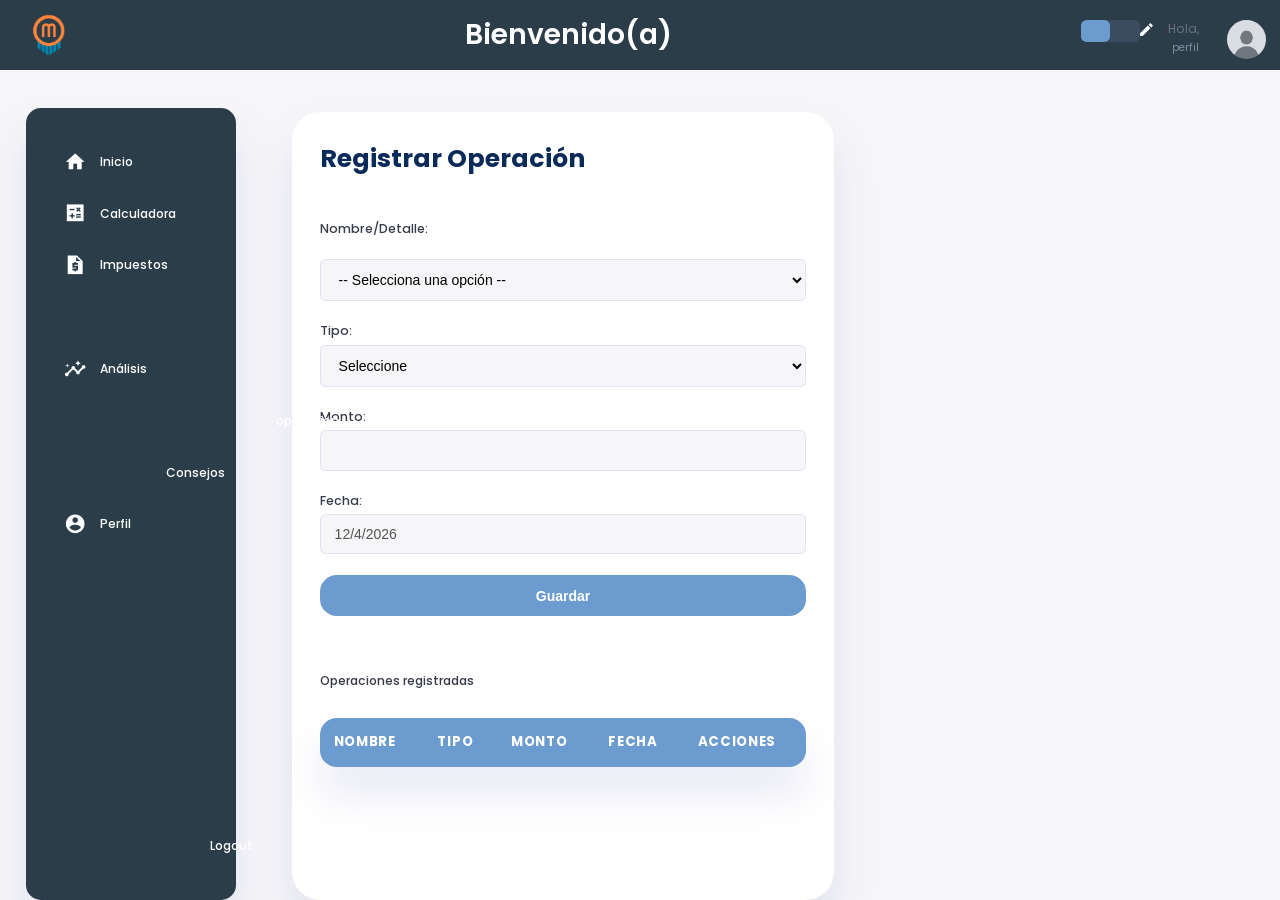
<file: Gestion.html>
<!DOCTYPE html>
<html lang="en">

<head>
    <meta charset="UTF-8">
    <meta name="viewport" content="width=device-width, initial-scale=1.0">
    <link href="https://fonts.googleapis.com/icon?family=Material+Icons+Sharp" rel="stylesheet">
    <link rel="stylesheet" href="ihc_tf/Public/Assets/Styles/gestion.css">
    
    <title>MoneyMentor</title>
</head>
<header>
    <div class="toggle">
        <div class="logo">
            <img src="ihc_tf/Public/Assets/Img/logocortado.png">
        </div>
    </div>
    <h2>Bienvenido(a)</h2>

<!-- Right Section -->
<div class="right-section">
    <div class="nav">
        <button id="menu-btn">
            <span class="material-icons-sharp">
                menu
            </span>
        </button>
        <div class="dark-mode">
            <span class="material-icons-sharp active">
                light_mode
            </span>
            <span class="material-icons-sharp">
                dark_mode
            </span>
        </div>

        <div class="profile">
            <div class="info">
                <p>Hola, <b><span id="username-display"></span></b></p>
                <small class="text-muted">perfil</small>
            </div>
            <div class="profile-photo">
                <img src="ihc_tf/Public/Assets/Img/daf.jpg">
            </div>
        </div>

    </div>
    <!-- final  Nav -->
</header>

<body>

    <div class="container">
         <!-- Sidebar Section -->
        <aside>
            <div class="sidebar">
                <a href="menu.html" id="inicio_sidebar">
                    <span class="material-icons-sharp">home</span>
                    <h3>Inicio</h3>
                </a>

                <a href="calculadora.html">
                    <span class="material-icons-sharp">calculate</span>
                    <h3>Calculadora</h3>
                </a>

                <a href="calculadoraimpuesto.html">
                    <span class="material-icons-sharp">request_quote</span>
                    <h3>Impuestos</h3>
                </a>

                <a href="calendario.html">
                    <span class="material-icons-sharp">calendar_month</span>
                    <h3>Calendario</h3>
                </a>

                <a href="analisis.html">
                    <span class="material-icons-sharp">insights</span>
                    <h3>Análisis</h3>
                </a>

                <a href="Gestion.html">
                    <span class="material-icons-sharp">inventory</span>
                    <h3>operacion</h3>
                </a>

                <a href="Consejos.html">
                    <span class="material-icons-sharp">quiz</span>
                    <h3>Consejos</h3>
                </a>

                <a href="Perfil.html">
                    <span class="material-icons-sharp">account_circle</span>
                    <h3>Perfil</h3>
                </a>

                <a href="index.html">
                    <span class="material-icons-sharp">logout</span>
                    <h3>Logout</h3>
                </a>
            </div>
        </aside>
        <!-- End of Sidebar Section -->
        <main>
          <h2>Registrar Operación</h2>
          <form id="operacion-form">
             <label for="nombre">Nombre/Detalle:</label>
                <select id="nombre" name="nombre" required>
                  <option value="">-- Selecciona una opción --</option>
                  <option value="alimentacion">Alimentación</option>
                  <option value="transporte">Transporte</option>
                  <option value="viaje">Viaje</option>
                  <option value="compra en general">Compra en general</option>
                  <option value="pago servicios">Pago servicios</option>
                  <option value="pago arbitrios">Pago arbitrios</option>
                  <option value="pago predial">Pago predial</option>
                  <option value="pago patrimonio vehicular">Pago patrimonio vehicular</option>
                  <option value="pago alquiler">Pago alquiler</option>
                  <option value="transferencias">Transferencias</option>
                  <option value="pago de salario">Pago de salario</option>
                  <option value="honorarios profesionales">Honorarios profesionales</option>
                  <option value="salud">Salud</option>
                  <option value="educacion">Educación</option>
                  <option value="sueldo">Sueldo</option>
                  <option value="honorarios profesionales">Honorarios profesionales</option>
                  <option value="bonificaciones">Bonificaciones</option>
                  <option value="Alquiler de propiedades">Alquiler de propiedades</option>
                  <option value="intereses">Intereses</option>
                  <option value="dividendos">Dividendos</option>
                  <option value="otros ingresos">Otros ingresos</option>
                </select>
            <div>
              <label for="tipo">Tipo:</label>
              <select id="tipo" name="tipo" required>
                <option value="">Seleccione</option>
                <option value="ingreso">Ingreso</option>
                <option value="gasto">Gasto</option>
                <option value="ahorro">Ahorro</option>
              </select>
            </div>

            <div>
              <label for="monto">Monto:</label>
              <input type="number" id="monto" name="monto" step="0.01" required>
            </div>

            <!-- Fecha automática: solo para mostrar -->
            <div>
              <label for="fecha">Fecha:</label>
              <input type="text" id="fecha" name="fecha" disabled>
            </div>

            <button type="submit">Guardar</button>
          </form>

          <hr>

          <h3>Operaciones registradas</h3>
          <table id="tabla-operaciones" border="1">
            <thead>
              <tr>
                <th>Nombre</th>
                <th>Tipo</th>
                <th>Monto</th>
                <th>Fecha</th>
                <th>Acciones</th>
              </tr>
            </thead>
            <tbody></tbody>
          </table>
        </main>

    </div>

    <script src="https://cdn.jsdelivr.net/npm/bootstrap@5.3.0-alpha1/dist/js/bootstrap.bundle.min.js"></script>
    <script src="ihc_tf/Public/Assets/Scripts/gestion.js"></script>
    <script src="ihc_tf/Public/Assets/Scripts/menu.js"></script>
    
</body>

</html>
</file>
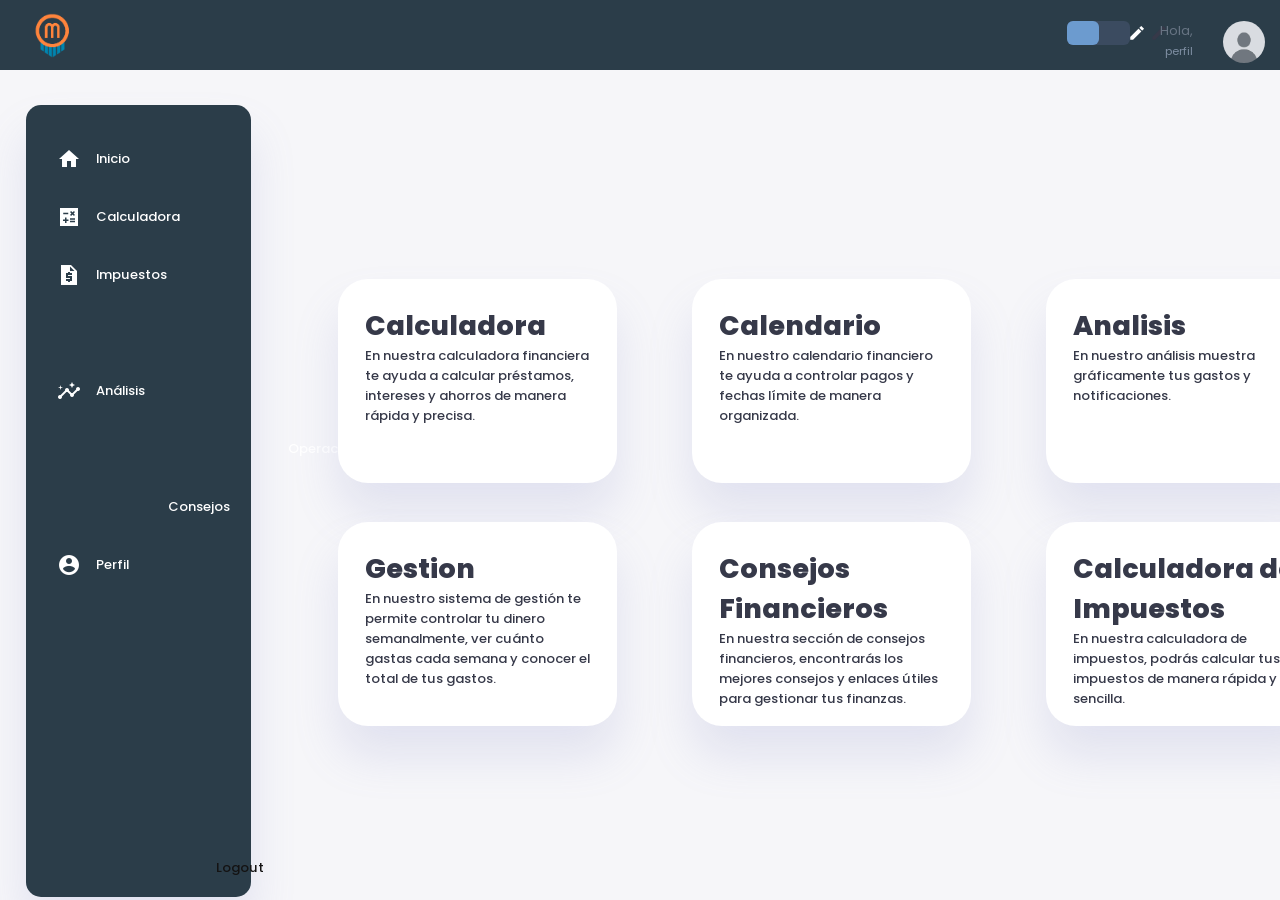
<file: menu.html>
<!DOCTYPE html>
<html lang="en">

<head>
    <meta charset="UTF-8">
    <meta name="viewport" content="width=device-width, initial-scale=1.0">
    <link href="https://fonts.googleapis.com/icon?family=Material+Icons+Sharp" rel="stylesheet">
    <link rel="stylesheet" href="ihc_tf/Public/Assets/Styles/menu.css">
    
    <title>MoneyMentor</title>
</head>
<header>
    <div class="toggle">
        <div class="logo">
            <img src="ihc_tf/Public/Assets/Img/logocortado.png">
        </div>
    </div>
    

<!-- Right Section -->
<div class="right-section">
    <div class="nav">
        <button id="menu-btn">
            <span class="material-icons-sharp">
                menu
            </span>
        </button>
        <div class="dark-mode">
            <span class="material-icons-sharp active">
                light_mode
            </span>
            <span class="material-icons-sharp">
                dark_mode
            </span>
        </div>

        <div class="profile">
            <div class="info">
                <p>Hola, <b><span id="username-display"></span></b></p>
                <small class="text-muted">perfil</small>
            </div>
            <div class="profile-photo">
                <img src="ihc_tf/Public/Assets/Img/daf.jpg">
            </div>
        </div>

    </div>
    <!-- final  Nav -->
</header>

<body>

    <div class="container">
         <!-- Sidebar Section -->
        <aside>
            <div class="sidebar">
                <a href="menu.html" id="inicio_sidebar">
                    <span class="material-icons-sharp">home</span>
                    <h3>Inicio</h3>
                </a>

                <a href="calculadora.html">
                    <span class="material-icons-sharp">calculate</span>
                    <h3>Calculadora</h3>
                </a>

                <a href="calculadoraimpuesto.html">
                    <span class="material-icons-sharp">request_quote</span>
                    <h3>Impuestos</h3>
                </a>

                <a href="calendario.html">
                    <span class="material-icons-sharp">calendar_month</span>
                    <h3>Calendario</h3>
                </a>

                <a href="analisis.html">
                    <span class="material-icons-sharp">insights</span>
                    <h3>Análisis</h3>
                </a>

                <a href="Gestion.html">
                    <span class="material-icons-sharp">inventory</span>
                    <h3>Operación</h3>
                </a>

                <a href="Consejos.html">
                    <span class="material-icons-sharp">quiz</span>
                    <h3>Consejos</h3>
                </a>

                <a href="Perfil.html">
                    <span class="material-icons-sharp">account_circle</span>
                    <h3>Perfil</h3>
                </a>

                <a href="index.html">
                    <span class="material-icons-sharp">logout</span>
                    <h3>Logout</h3>
                </a>
            </div>
        </aside>
        <!-- End of Sidebar Section -->

                <!-- Main Content -->
                <main>
        
                    
                    <!-- analisis -->
                    <div class="welcome">
                        <div class="sales">
                            <div class="status">
                                <div class="info">
                                    <h1>Calculadora</h1>
                                    <h3>
                                        En nuestra calculadora financiera te ayuda a calcular préstamos, intereses y ahorros de manera rápida y precisa.
                                    </h3>
                                </div>
                                
                            </div>
                        </div>

                        <div class="views">
                            <div class="status">
                                <div class="info">
                                    <h1>Calendario</h1>
                                    <h3>En nuestro calendario financiero te ayuda a
                                     controlar pagos y fechas límite de manera organizada.
                                    </h3>
                                </div>
                                
                            </div>
                        </div>

                        <div class="searches">
                            <div class="status">
                                <div class="info">
                                    <h1>Analisis</h1>
                                    <h3> En nuestro análisis muestra gráficamente tus gastos y notificaciones.</h3>
                                </div>
                                
                            </div>
                        </div>

                        <div class="gestion">
                            <div class="status">
                                <div class="info">
                                    <h1>Gestion</h1>
                                    <h3>
                                        En nuestro sistema de gestión te permite controlar tu dinero semanalmente, 
                                        ver cuánto gastas cada semana y conocer el total de tus gastos.
                                    </h3>
                                </div>
                                
                            </div>
                        </div>
                        
                        <div class="consejos">
                            <div class="status">
                                <div class="info">
                                    <h1>Consejos Financieros</h1>
                                    <h3>
                                        En nuestra sección de consejos financieros, encontrarás
                                        los mejores consejos y enlaces útiles para gestionar tus finanzas.
                                    </h3>
                                </div>
                            </div>
                        </div> <!-- Cierre de .consejos corregido -->

                        <div class="calculadora-impuestos">
                            <div class="status">
                                <div class="info">
                                    <h1>Calculadora de Impuestos</h1>
                                    <h3>
                                        En nuestra calculadora de impuestos, podrás calcular tus impuestos de manera rápida y sencilla.
                                    </h3>
                                </div>
                            </div>
                        </div> <!-- Cierre de .impuestos corregido -->
        
                </main>
    </div>
    <script src="ihc_tf/Public/Assets/Scripts/acceso.js"></script> 
    <script src="ihc_tf/Public/Assets/Scripts/menu.js"></script> 

</body>

</html>
</file>
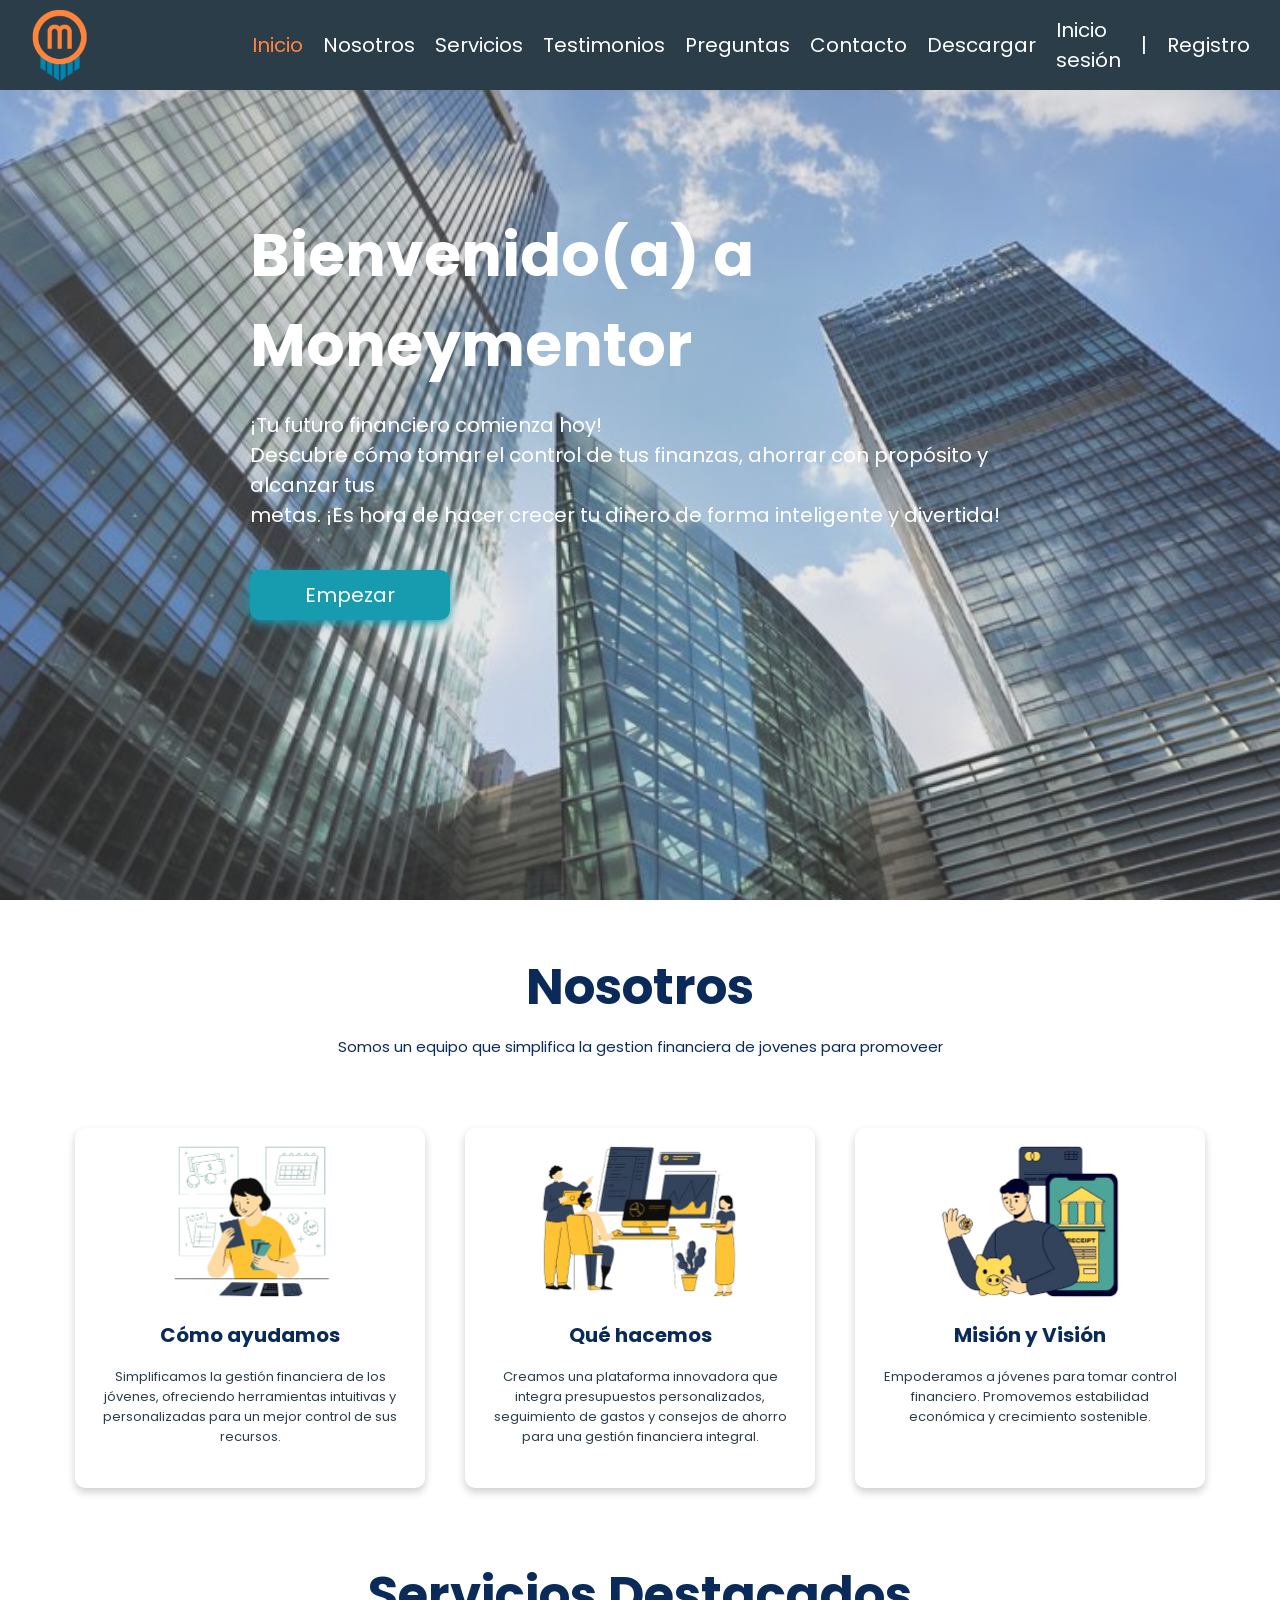
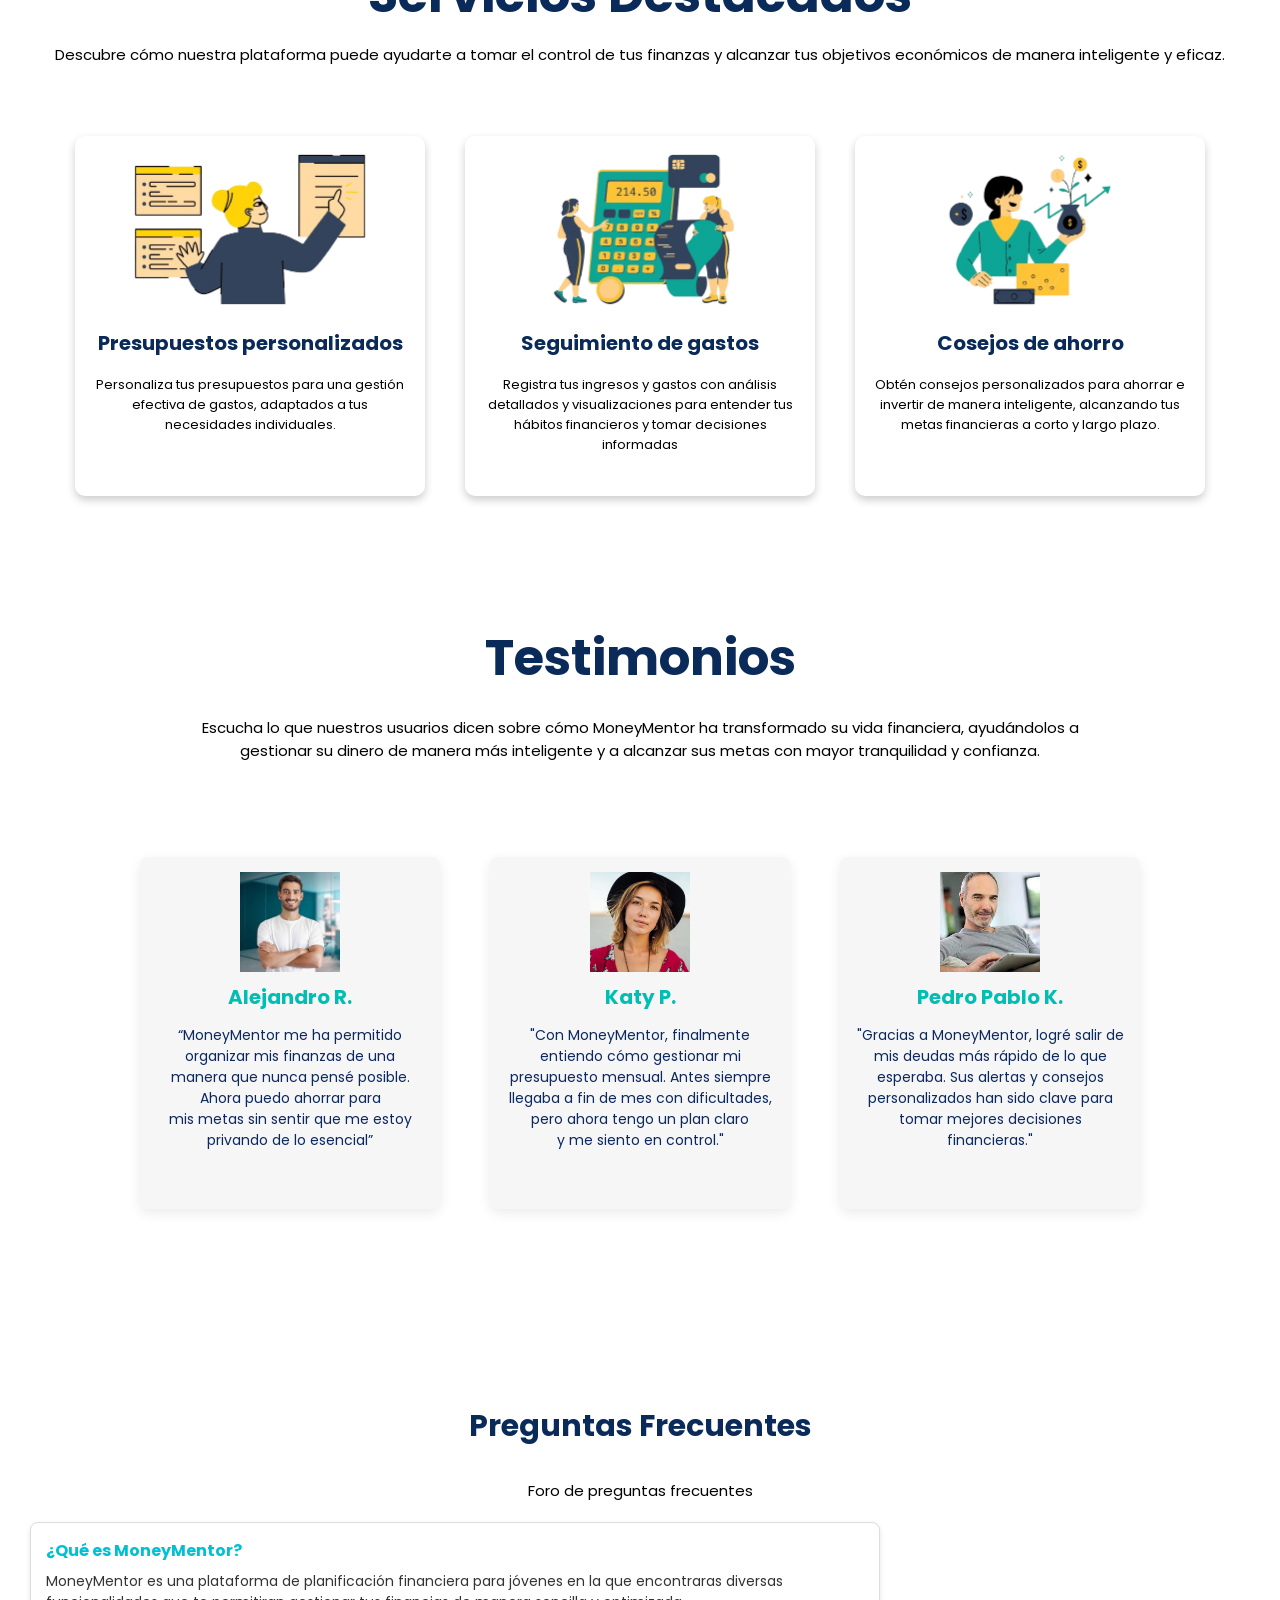
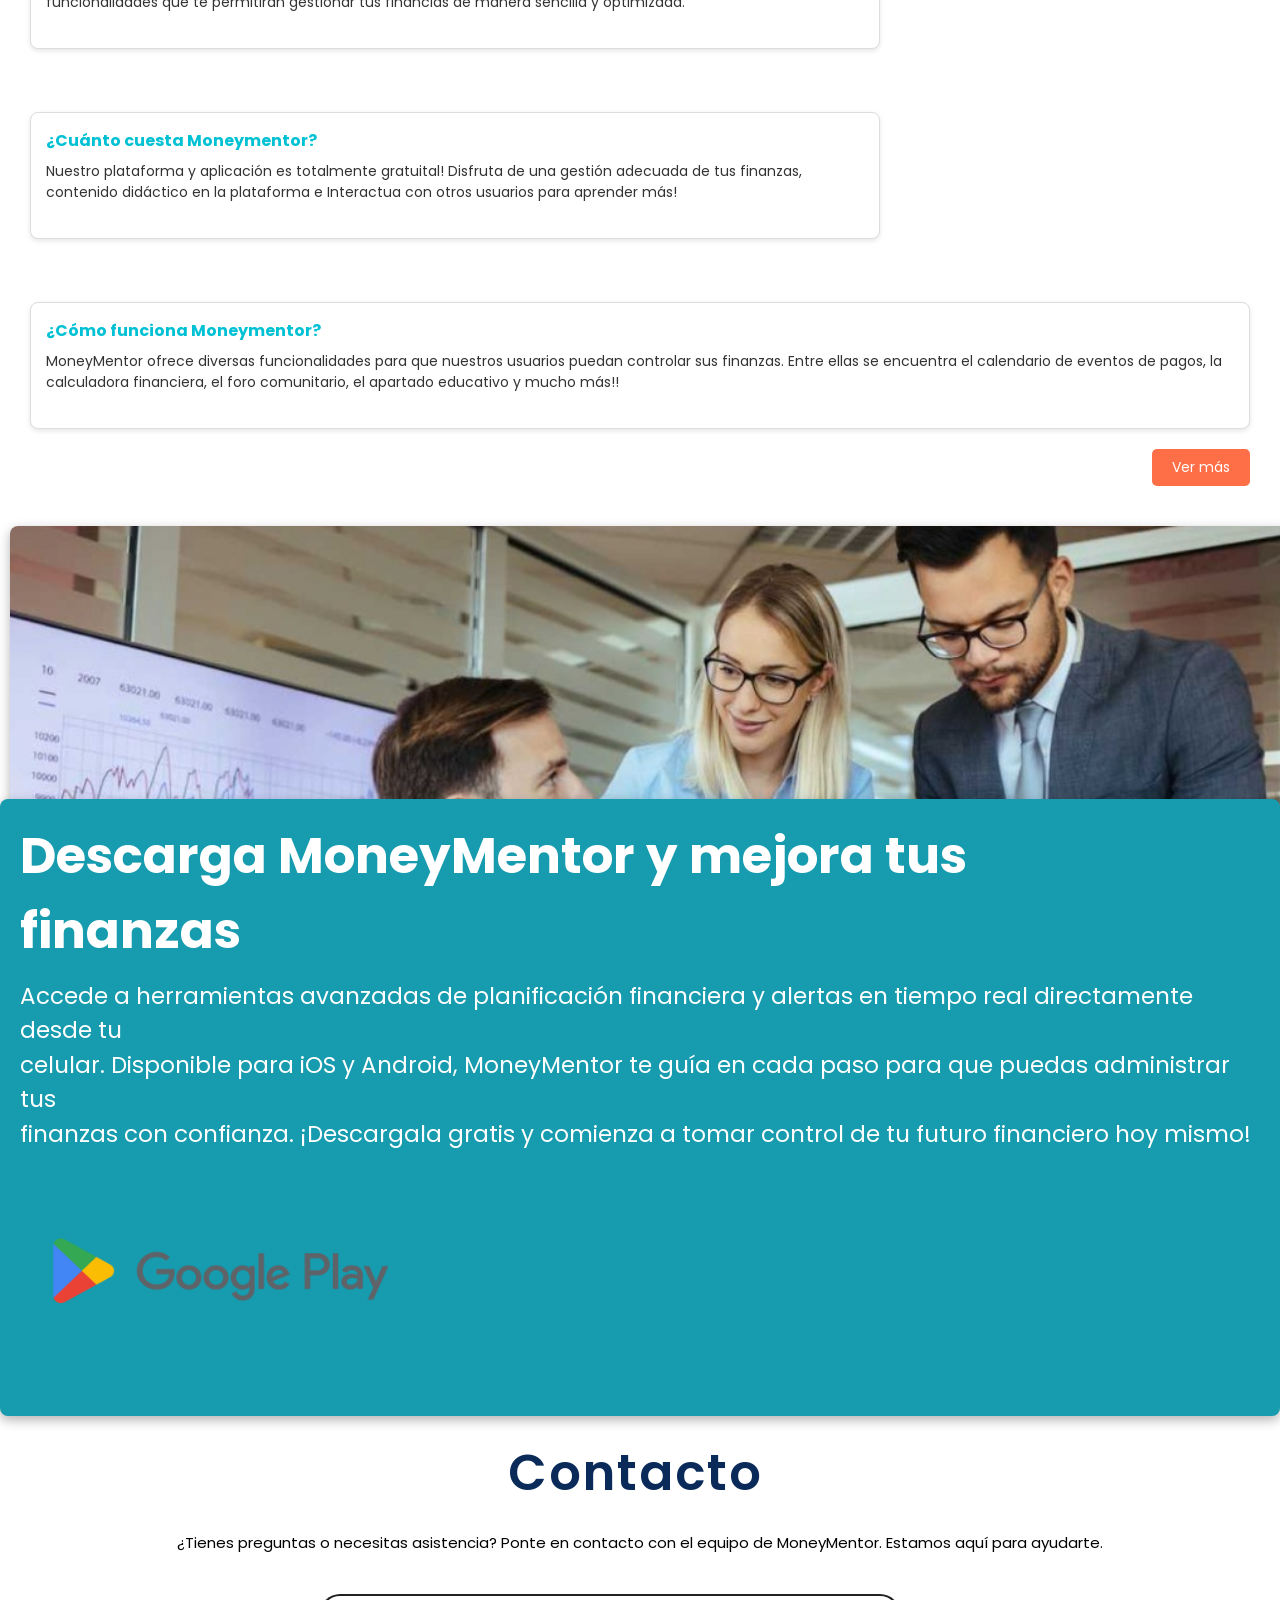
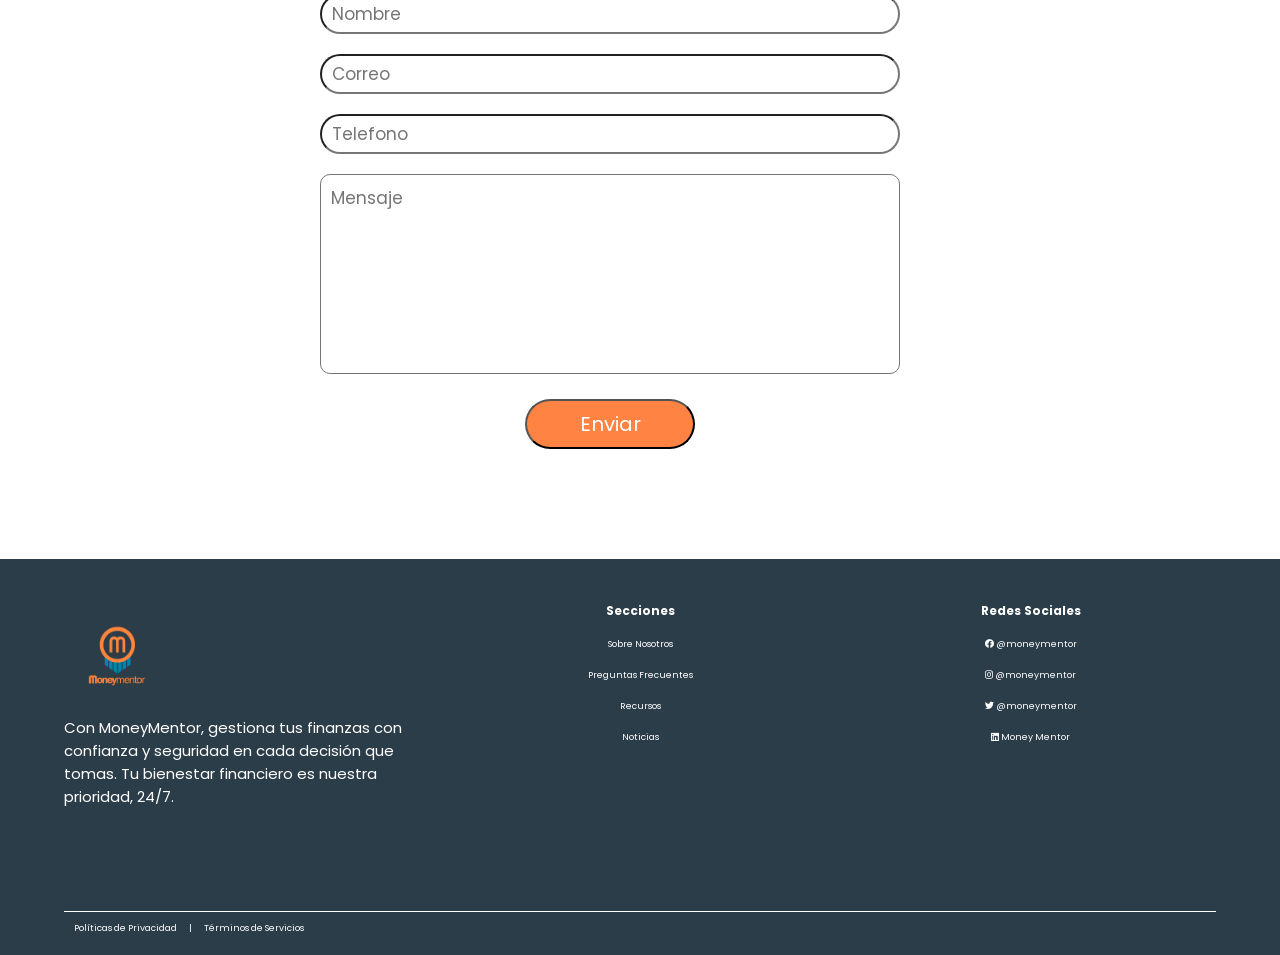
<file: Perfil.html>
<!DOCTYPE html>
<html lang="en">
<head>
    <meta charset="UTF-8">
    <meta name="viewport" content="width=device-width, initial-scale=1.0">
    <title>MoneyMentor</title>
    <!-- Enlaces a estilos y fuentes -->
    <link href="https://fonts.googleapis.com/icon?family=Material+Icons+Sharp" rel="stylesheet">
    <link rel="stylesheet" href="ihc_tf/Public/Assets/Styles/perfil.css">
    <!-- Enlace a Font Awesome para los iconos -->
    <link rel="stylesheet" href="https://cdnjs.cloudflare.com/ajax/libs/font-awesome/5.15.2/css/all.min.css">
    
</head>
<header>
    <div class="toggle">
        <div class="logo">
            <img src="ihc_tf/Public/Assets/Img/logocortado.png">
        </div>
    </div>
    <h2></h2>

<!-- Right Section -->
<div class="right-section">
    <div class="nav">
        <div class="profile">
            <div class="info">
                <p>Hola, <b><span id="username-display"></span></b></p>
                <small class="text-muted">perfil</small>
            </div>
            <div class="profile-photo">
                <img src="ihc_tf/Public/Assets/Img/daf.jpg">
            </div>
        </div>

    </div>
    <!-- final  Nav -->
</header>
<body>
    <!-- Mueve el header dentro del body -->
    

    <div class="container">
       
        <aside>
            <div class="sidebar">
                <a href="#" id="inicio_sidebar">
                    <span class="material-icons-sharp">home</span>
                    <h3>Inicio</h3>
                </a>

                <a href="calculadora.html">
                    <span class="material-icons-sharp">calculate</span>
                    <h3>Calculadora</h3>
                </a>

                <a href="calculadoraimpuesto.html">
                    <span class="material-icons-sharp">request_quote</span>
                    <h3>Impuestos</h3>
                </a>

                <a href="calendario.html">
                    <span class="material-icons-sharp">calendar_month</span>
                    <h3>Calendario</h3>
                </a>

                <a href="analisis.html">
                    <span class="material-icons-sharp">insights</span>
                    <h3>Análisis</h3>
                </a>

                <a href="Gestion.html">
                    <span class="material-icons-sharp">inventory</span>
                    <h3>Operación</h3>
                </a>

                <a href="Consejos.html">
                    <span class="material-icons-sharp">quiz</span>
                    <h3>Consejos</h3>
                </a>

                <a href="Perfil.html">
                    <span class="material-icons-sharp">account_circle</span>
                    <h3>Perfil</h3>
                </a>

                <a href="index.html">
                    <span class="material-icons-sharp">logout</span>
                    <h3>Logout</h3>
                </a>
            </div>
        </aside>
        <!-- End of Sidebar Section -->
        <!-- Contenido principal -->
        <main>
            <div class="containerProfile">
                <!-- Sección de perfil a la izquierda -->
                <div class="profile-details">
                    <img src="ihc_tf/Public/Assets/Img/daf.jpg" alt="Profile Picture" class="profile-image" id="profile-pic">
                
                    <span id="username-display"></span>
                    <p id="user-fullname">Nombre</p>
                
                    <p><i class="fas fa-envelope"></i> <span id="user-email">correo@ejemplo.com</span></p>
                    <p><i class="fas fa-phone"></i> <span id="user-phone">+51 000 000 000</span></p>
                
                    <h3>Sobre mí</h3>
                    <p class="about-me" id="user-about">Soy un estudiante universitario que busca organizar sus finanzas</p>
                </div>
            
                <!-- Sección de edición a la derecha -->
                <div class="edit-details">
                    <h2>Editar datos</h2>
                    <form>
                        <div class="form-group">
                            <label for="profileImage">Foto de perfil</label>
                            <div class="input-wrapper">
                                <i class="fas fa-image"></i>
                                <input type="file" id="profileImage" accept="image/*">
                                <button type="button"><i class="fas fa-upload"></i></button>
                            </div>
                        </div>
                    
                        <div class="form-group">
                            <label for="fullname">Nombre completo</label>
                            <div class="input-wrapper">
                                <i class="fas fa-user"></i>
                                <input type="text" id="fullname" placeholder="Editar nombre completo">
                                <button type="button"><i class="fas fa-pen"></i></button>
                            </div>
                        </div>
                        <div class="form-group">
                            <label for="email">Correo electrónico</label>
                            <div class="input-wrapper">
                                <i class="fas fa-envelope"></i>
                                <input type="email" id="email" placeholder="Editar correo electrónico">
                                <button type="button"><i class="fas fa-pen"></i></button>
                            </div>
                        </div>
                        <div class="form-group">
                            <label for="phone">Número telefónico</label>
                            <div class="input-wrapper">
                                <i class="fas fa-phone"></i>
                                <input type="tel" id="phone" placeholder="Editar número telefónico">
                                <button type="button"><i class="fas fa-pen"></i></button>
                            </div>
                        </div>
                        <div class="form-group">
                            <label for="address">Dirección</label>
                            <div class="input-wrapper">
                                <i class="fas fa-map-marker-alt"></i>
                                <input type="text" id="address" placeholder="Editar dirección">
                                <button type="button"><i class="fas fa-pen"></i></button>
                            </div>
                        </div>
                        <div class="form-group">
                            <label for="password">Contraseña</label>
                            <div class="input-wrapper">
                                <i class="fas fa-lock"></i>
                                <input type="password" id="password" placeholder="Editar contraseña">
                                <button type="button"><i class="fas fa-pen"></i></button>
                            </div>
                        </div>
                    </form>
                </div>
            </div>
        </main>
    </div>

    

    <!-- Scripts -->
    <script src="ihc_tf/Public/Assets/Scripts/menu.js"></script>
    <script src="ihc_tf/Public/Assets/Scripts/perfil.js"></script>

</body>
</html>
</file>
<file: ihc_tf/Public/Assets/Styles/style.css>
@import url('https://fonts.googleapis.com/css2?family=Poppins:ital,wght@0,200;0,300;0,400;0,500;0,600;1,200;1,300;1,400&display=swap');

* {
    font-family: 'Poppins', sans-serif;
    text-decoration: none;
    outline: none;
    margin: 0;
    padding: 0;
    box-sizing: border-box;
}

*::selection {
    background: #FBBD5D;
    color: #fff;
}

html {
    font-size: 62.5%;
    overflow-x: hidden;
}

body {
    background-color: white;
}

.logo {
    display: flex;
    align-items: center;
}

.logo img {
    width: auto;
    max-width: 80px;
    height: auto;
}

.heading {
    font-size: 4rem;
    color: #FBBD5D;
    text-align: center;
    padding: 6rem 1rem 0 0;
    letter-spacing: .2rem;
    font-weight: 600;
}

.title {
    padding: 0 1rem;
    font-size: 2rem;
    text-align: center;
    font-weight: 400;
    color: #fff;
}

header .logo {

    width: 5px;
    /* Anchura de la imagen del logo */
    height: 5px;
    /* Altura ajustada automáticamente para mantener la proporción */
}

header .logo img {
    max-width: 80px; /* Ajusta el tamaño del logo */
    height: auto; /* Mantiene la proporción */
}
header .fa-bars {
    font-size: 3rem;
    color: #FF8343;
    cursor: pointer;
    display: none;
    transition: .2s;
}

header {
    width: 100%;
    height: 90px;
    /* Altura del banner */
    background: #2B3D49;
    /*color del banner*/
    position: fixed;
    display: flex;
    align-items: center;
    justify-content: space-between;
    padding: 1rem 3rem;
    z-index: 1000;
    transition: .2s;
}

header .navbar {
    display: flex; /* Muestra elementos en línea */
    justify-content: space-between; /* Espacia los elementos */
    align-items: center; /* Centra verticalmente */
}

header .navbar ul {
    display: flex;
    align-items: center;
    justify-content: space-between;
    list-style: none;
}

header .navbar ul li {
    margin: 0 1rem;
}

header .navbar ul li a {
    font-size: 2rem;
    color: #fff;
    transition: .2s;
}

header .navbar ul li .active,
header .navbar ul li a:hover {
    color: #FF8343;
}


header .logo {
    font-size: -5rem;
    /* Tamaño del logo */
    text-transform: uppercase;
    width: 2000px;
    /* Anchura del logo */
    height: 150px;
    /* Altura ajustada automáticamente para mantener la proporción */
}

/* Capa semi-transparente encima del fondo */
.home {
    min-height: 100vh;
    background: linear-gradient(rgba(165, 165, 165, 0.267), rgba(165, 165, 165, 0.267)), 
                url('../Img/fondo_landing.jpg') no-repeat center center fixed;
    background-size: cover;
    background-position: center;
    background-attachment: fixed;
    z-index: 0;
    overflow: hidden;
    position: relative;
}

.home .content {
    display: flex;
    align-items: left;
    justify-content: center;
    flex-flow: column;
    padding-top: 20rem;
    z-index: 2;
}
    

.home .content h1 {
    font-size: 6rem;
    color: #fff;
    padding: 0 1rem;
    text-align: left;
    padding: 1rem 25rem;
}

.home .content p {
    font-size: 2rem;
    color: white;
    padding: 1rem 25rem;
}


#ali {
    position: relative;
    left: 25rem;
    height: 5rem;
    width: 20rem;
    border-radius: 1rem;
    background: #179BAE;
    color: white;
    font-size: 2rem;
    cursor: pointer;
    transition: .2s;
    box-shadow: 0 .3rem 1rem #179BAE;
    margin: 3rem 0;
    border: none;
}

.download {
    position: relative;
    width: 100%;
    height: 100vh;
    background-color: white;
    background-size: cover;
    background-position: center;
    display: flex;
    align-items: flex-end;
    justify-content: flex-start;
    padding: 2rem;
}

.top-right-image {
    position: absolute;
    top: 1rem;
    left: 1rem;
    width: 100%; /* Asegura que ocupe todo el ancho disponible */
    max-width: 1400px; /* Tamaño máximo */
    height: auto; /* Mantiene la proporción */
    border-radius: 8px;
    box-shadow: 0px 4px 12px rgba(0, 0, 0, 0.3);
}

.content-box {
    position: absolute;
    bottom: 0;
    right: 0;
    background-color: #179BAE;
    /* */
    padding: 2rem;
    border-radius: 8px;
    color: white;
    min-height: 550px;
    max-width: 1900px;
    box-shadow: 0px 4px 12px rgba(0, 0, 0, 0.3);
}

.content-box h1 {
    font-size: 5rem;
    margin-bottom: 1rem;
}

.content-box p {
    font-size: 2.3rem;
    line-height: 1.5;
    margin-bottom: 1.5rem;
}

.content-box img {
    width: 400px;
    margin-bottom: 1.5rem;
}


.home .content button:hover {
    background: none;
    border: .2rem solid #FBBD5D;
}

#nosotros {
    scroll-margin-top: 89px;
}

.nosotros {
    text-align: center;
    margin: 100px 0;
}

.nosotros h2 {
    font-size: 5rem;
    margin-top: -70px;
    padding-top: 2rem;
    text-align: center;
    color: #0A2B59;
}

.nosotros .content p {
    font-size: 1.5rem;
    color: #0A2B59;
    margin-bottom: 2rem;
    margin-top: 10px;

}

.nosotros .box-container {
    display: flex;
    justify-content: center;
    flex-wrap: wrap;
    text-align: center;
    margin-top: 5rem;
}

.nosotros .box-container .box {
    height: 36rem;
    width: 35rem;
    background: white;
    text-align: center;
    border-radius: 1rem;
    box-shadow: 0px 4px 8px rgba(0, 0, 0, 0.2);
    margin: 2rem;
    cursor: pointer;
}

.nosotros .box-container .box img {
    max-width: 95%;
    max-height: 95%;
}

.nosotros .box-container .box h3 {
    font-weight: bold;
    font-size: 2rem;
    color: #0A2B59;
    transition: .2s;
}

.nosotros .box-container .box p {
    font-size: 1.3rem;
    padding: .7rem 2rem;
    color: #2B3D49;
}

.nosotros .box-container .box:hover h3 {
    color: #FBBD5D;
}


#servicios {
    scroll-margin-top: 89px;
    text-align: center;
    margin: 100px 0;
}

.servicios h2 {
    font-size: 5rem;
    margin-top: -70px;
    padding-top: 2rem;
    text-align: center;
    color: #0A2B59;
}

.servicios .content p {
    font-size: 1.5rem;
    color: black;
    margin-bottom: 2rem;
    margin-top: 10px;
}

.servicios .box-container {
    display: flex;
    justify-content: center;
    flex-wrap: wrap;
    text-align: center;
    margin-top: 5rem;
}

.servicios .box-container .box {
    height: 36rem;
    width: 35rem;
    background: white;
    text-align: center;
    border-radius: 1rem;
    box-shadow: 0px 4px 8px rgba(0, 0, 0, 0.2);
    margin: 2rem;
    cursor: pointer;
}

.servicios .box-container .box img {
    max-width: 95%;
    max-height: 95%;
}

.servicios .box-container .box h3 {
    font-size: 2rem;
    color: #0A2B59;
    transition: .2s;
}

.servicios .box-container .box p {
    font-size: 1.3rem;
    padding: .7rem 2rem;
    color: black;
}

.servicios .box-container .box:hover h3 {
    color: #FBBD5D;
}

#review {
    scroll-margin-top: 89px;
}

.review {
    background: white;
    text-align: center;
    padding-top: 3rem;
}

.review h2 {
    font-size: 5rem;
    color: #0A2B59;
    margin-bottom: 2rem;
    margin-top: -25px;
}

.review p {
    font-size: 1.5rem;
    color: #000;
    margin-bottom: 3rem;
}

.review .box-container {
    display: flex;
    justify-content: center;
    padding-top: 4rem;
    flex-wrap: wrap;
}

.review .box-container .box {
    background-color: #F6F6F6;
    border-radius: 8px;
    box-shadow: 0px 4px 12px rgba(56, 56, 56, 0.1);
    padding: 1.5rem;
    text-align: center;
    width: 300px;
    display: flex;
    flex-direction: column;
    align-items: center;
    margin: 2.5rem; 
    border: 2px #b3b3b3; /* Borde de 2px en color negro */
}

.review .box-container .box img {
    width: 100px;
    height: 100px;
    object-fit: cover;
    margin-bottom: 1rem;
}

.review .box-container .box h3 {
    font-size: 2rem;
    color: #00BFB2;
    padding: 0 .5rem;
}

.review .box-container .box p {
    font-size: 1.4rem;
    color: #0B2860;
    padding: 1.3rem .1rem;
}

.faq {
    background-color: white;
    text-align: center;
    padding: 3rem;
}
.faq h6 {
    font-size: 0.005rem;
    color: #0A2B59;
    margin-bottom: 5rem;
    margin: 7rem;
}

.faq h2 {
    font-size: 3rem;
    color: #0A2B59;
    margin-bottom: 1rem;
    margin: 3rem;
}

.faq p {
    font-size: 1.5rem;
    color: #000;
    margin-bottom: 2rem;
}

.faq-container {
    display: flex;
    flex-wrap: wrap;
    gap: 6.3rem;
}

.faq-box {
    background-color: #ffffff;
    border: 1px solid #ddd;
    border-radius: 0.8rem;
    width: 85rem;
    padding: 1.5rem;
    box-shadow: 0px 2px 5px rgba(0, 0, 0, 0.1);
    text-align: left;
    transition: 0.3s;
}
.faq-boxx {
    background-color: #ffffff;
    border: 1px solid #ddd;
    border-radius: 0.8rem;
    width: 180rem;
    padding: 1.5rem;
    box-shadow: 0px 2px 5px rgba(0, 0, 0, 0.1);
    text-align: left;
    transition: 0.3s;
}

.faq-box h3 {
    font-size: 1.6rem;
    color: #00C1D4;
    margin-bottom: 0.8rem;
}

.faq-box p {
    font-size: 1.4rem;
    color: #333;
}

.faq-box:hover {
    box-shadow: 0px 6px 12px rgba(0, 0, 0, 0.2);
}

.faq-boxx h3 {
    font-size: 1.6rem;
    color: #00C1D4;
    margin-bottom: 0.8rem;
}

.faq-boxx p {
    font-size: 1.4rem;
    color: #333;
}

.faq-boxx:hover {
    box-shadow: 0px 6px 12px rgba(0, 0, 0, 0.2);
}

.faq-more {
    text-align: right;
    margin-top: 2rem;
}

.faq-more button {
    background-color: #ff6f47;
    color: #fff;
    border: none;
    padding: 0.8rem 2rem;
    border-radius: 0.5rem;
    font-size: 1.4rem;
    cursor: pointer;
    transition: background-color 0.3s;
}

.faq-more button:hover {
    background-color: #e65b37;
}

#contact {
    scroll-margin-top: 85px;
}

.contact {
    background: white;
    text-align: center;
    padding-top: 3rem;
}

.contact h2 {
    font-size: 5rem;
    color: #0A2B59;
    margin-bottom: 2rem;
    margin-top: -70px;
}


.contact p {
    font-size: 1.5rem;
    color: #000;
    margin-bottom: -2rem;
}

.contact .row {
    display: flex;
    align-items: center;
    justify-content: center;
    padding: 5rem 0;
    text-align: center;
}

.contact .row .form-container {
    width: 50%;
    padding-right: 6rem;
}

.contact .row .form-container input,
textarea {
    height: 4rem;
    width: 100%;
    background: #fff;
    border-radius: 5rem;
    padding: 0 1rem;
    margin: 1rem 0;
    color: #FF8343;
    font-size: 1.7rem;
    transition: .2s linear;
}

.contact .row .form-container input:focus,
textarea:focus {
    border: .1rem solid #fff;
}

.contact .row .form-container textarea {
    height: 20rem;
    border-radius: 1rem;
    padding: 1rem;
    resize: none;
}

.contact .row .form-container input[type="submit"] {
    height: 5rem;
    width: 17rem;
    background: #FF8343;
    color: #fff;
    cursor: pointer;
    font-size: 2rem;
    transition: .2s;
}

.contact .row .form-container input[type="submit"]:hover {
    background: none;
    color: #FF8343;
    border: .1rem solid #FF8343;
}

footer {
    background-color: #0A2B59;
    font-size: 1.5rem;
    color: #fff;
    padding: 20px;
    margin-top: 50px;
    text-align: center;

}

@import url('https://fonts.googleapis.com/css2?family=Poppins:ital,wght@0,200;0,300;0,400;0,500;0,600;1,200;1,300;1,400&display=swap');

* {
    font-family: 'Poppins', sans-serif;
    text-decoration: none;
    outline: none;
    margin: 0;
    padding: 0;
    box-sizing: border-box;
}

*::selection {
    background: #FBBD5D;
    color: #fff;
}

html {
    font-size: 62.5%;
    overflow-x: hidden;
}

body {
    background-color: white;
}

.logo {
    display: flex;
    align-items: center;
}

.logo img {
    width: auto;
    max-width: 80px;
    height: auto;
}

.heading {
    font-size: 4rem;
    color: #FBBD5D;
    text-align: center;
    padding: 6rem 1rem 0 0;
    letter-spacing: .2rem;
    font-weight: 600;
}

.title {
    padding: 0 1rem;
    font-size: 2rem;
    text-align: center;
    font-weight: 400;
    color: #fff;
}

header .logo {
    width: 5px;
    height: 5px;
}

header .fa-bars {
    font-size: 3rem;
    color: #FF8343;
    cursor: pointer;
    display: none;
    transition: .2s;
}

header .fa-times { /* Aplica tanto al menú hamburguesa como al cerrar */
    position: absolute;
    right: 2rem; /* Alinea hacia la derecha */
    top: 50%; /* Centra verticalmente */
    transform: translateY(-50%); /* Ajusta el centro vertical */
    font-size: 2.5rem; /* Tamaño del ícono */
    color: #FF8343; /* Color del ícono */
    cursor: pointer; /* Agrega interacción */
}

header {
    display: flex;
    justify-content: space-between; /* Separa el logo y el menú hamburguesa */
    align-items: center; /* Centra verticalmente todos los elementos */
    padding: 1rem 2rem; /* Espaciado interno */
    background: #2B3D49; /* Color del header */
    position: fixed; /* Mantiene el header fijo al hacer scroll */
    width: 100%; /* Asegura que ocupe el ancho completo */
    z-index: 1000; /* Prioridad sobre otros elementos */
}

header .navbar ul {
    display: flex;
    align-items: center;
    justify-content: space-between;
    list-style: none;
}

header .navbar ul li {
    margin: 0 1rem;
}

header .navbar ul li a {
    font-size: 2rem;
    color: #fff;
    transition: .2s;
}

header .navbar ul li .active,
header .navbar ul li a:hover {
    color: #FF8343;
}

header .logo {
    font-size: -5rem;
    text-transform: uppercase;
    width: 2000px;
    height: 150px;
}

/* Capa semi-transparente encima del fondo */
.home {
    min-height: 100vh;
    background: linear-gradient(rgba(165, 165, 165, 0.267), rgba(165, 165, 165, 0.267)), 
                url('../Img/fondo_landing.jpg') no-repeat center center fixed;
    background-size: cover;
    background-position: center;
    background-attachment: fixed;
    z-index: 0;
    overflow: hidden;
    position: relative;
}

.home .content {
    display: flex;
    align-items: left;
    justify-content: center;
    flex-flow: column;
    padding-top: 20rem;
    z-index: 2;
}

.home .content h1 {
    font-size: 6rem;
    color: #fff;
    padding: 0 1rem;
    text-align: left;
    padding: 1rem 25rem;
}

.home .content p {
    font-size: 2rem;
    color: white;
    padding: 1rem 25rem;
}

#ali {
    position: relative;
    left: 25rem;
    height: 5rem;
    width: 20rem;
    border-radius: 1rem;
    background: #179BAE;
    color: white;
    font-size: 2rem;
    cursor: pointer;
    transition: .2s;
    box-shadow: 0 .3rem 1rem #179BAE;
    margin: 3rem 0;
    border: none;
}

.download {
    position: relative;
    width: 100%;
    height: 100vh;
    background-color: white;
    background-size: cover;
    background-position: center;
    display: flex;
    align-items: flex-end;
    justify-content: flex-start;
    padding: 2rem;
}

.content-box {
    position: absolute;
    bottom: 0;
    right: 0;
    background-color: #179BAE;
    padding: 2rem;
    border-radius: 8px;
    color: white;
    min-height: 550px;
    max-width: 1900px;
    box-shadow: 0px 4px 12px rgba(0, 0, 0, 0.3);
}

.content-box h1 {
    font-size: 5rem;
    margin-bottom: 1rem;
}

.content-box p {
    font-size: 2.3rem;
    line-height: 1.5;
    margin-bottom: 1.5rem;
}

.content-box img {
    width: 400px;
    margin-bottom: 1.5rem;
}
footer {
    background-color: #2B3D49; /* Fondo oscuro */
    color: #fff; /* Texto blanco */
    padding: 20px 0;
    text-align: center;
}
.footer-container {
    width: 90%;
    margin: 0 auto;
}
.footer-content {
    display: flex;
    justify-content: space-between;
    flex-wrap: wrap; /* Asegura que los elementos se adapten */
    gap: 20px; /* Espaciado entre columnas */
    margin-bottom: 9%;
    margin-top: 2%;
}
.footer-logo-description {
    flex: 1;
    min-width: 250px;
    text-align: left;
}
.footer-logo {
    width: 29%; /* Ajusta el tamaño del logo */
    
}
.footer-sections,
.footer-social {
    flex: 1;
    min-width: 200px;
    
    align-items:center;
}
.footer-sections h3,
.footer-social h3 {
    font-size: 1.2rem;
    margin-bottom: 10px;
}
.footer-sections ul,
.footer-social ul {
    list-style: none;
    padding: 0;
}
.footer-sections li,
.footer-social li {
    margin-bottom: 8px;
}
.footer-sections a,
.footer-social a {
    color: #fff;
    text-decoration: none;
    font-size: 0.9rem;
}
.footer-sections a:hover,
.footer-social a:hover {
    text-decoration: underline;
}
.footer-bar {
    border-top: 1px solid #fff;
    padding-top: 10px;
    font-size: 0.9rem;
    text-align: left;
}
.footer-bar a {
    color: #fff;
    text-decoration: none;
    margin: 0 10px;
}
.footer-bar a:hover {
    text-decoration: underline;
}
/* RESPONSIVE DESIGN */

/* Pantallas grandes: Ancho <= 1200px */
@media (max-width: 1200px) {
    header.navbar{
        justify-content: space-between;
        overflow-y: auto; /* Habilita el scroll vertical si es necesario */
    }
    .home .content h1 {
        font-size: 5rem;
    }
    #ali {
        left: 10rem;
        font-size: 1.8rem;
    }
    .top-right-image {
        top: 2rem; /* Aumenta el margen superior */
        left: 1rem; /* Mantiene la posición */
        width: 90%; /* Ocupa el 90% del ancho del contenedor */
    }
    .content-box {
        max-width: 50%; /* Ocupa el 50% del ancho del contenedor */
        bottom: 2rem; /* Margen inferior */
        right: 2rem; /* Margen derecho */
    }

    .content-box h1 {
        font-size: 4.5rem;
    }

    .content-box p {
        font-size: 2rem;
    }
    .nosotros .box-container,
    .servicios .box-container {
        flex-wrap: wrap; /* Ajusta las cajas a varias filas */
    }
}

/* Pantallas medianas: Ancho <= 992px */
@media (max-width: 992px) {
    header.navbar{
        justify-content: space-between;
        overflow-y: auto; /* Habilita el scroll vertical si es necesario */
    }
    header.navbar ul{
        justify-content: space-between;
    }
    header.navbar ul li a{
        font-size: 1.6rem; /* Reduce ligeramente el tamaño del texto */
    }
    .logo img {
        max-width: 70px; /* Reduce el tamaño del logo */
    }
    header .navbar ul li a {
        font-size: 1.8rem; /* Tamaño más pequeño para enlaces */
    }
    .home .content h1 {
        font-size: 4rem; /* Reduce título */
    }
    .top-right-image {
        top: 2rem;
        left: 50%; /* Centra horizontalmente */
        transform: translateX(-50%); /* Ajusta al centro */
        width: 80%; /* Reduce aún más el ancho */
    }
    .content-box {
        max-width: 70%; /* Más grande en pantallas medianas */
        bottom: 1.5rem;
        right: 1.5rem;
        padding: 1.5rem;
    }

    .content-box h1 {
        font-size: 4rem;
    }

    .content-box p {
        font-size: 1.6rem;
    }
    .nosotros .box-container,
    .servicios .box-container {
        flex-direction: column; /* Cambia a disposición vertical */
        align-items: center; /* Centra los elementos */
    }
}


/* Pantallas pequeñas (Tablets): Ancho <= 768px */
@media (max-width: 768px) {
    html {
        font-size: 55%; /* Escala general más pequeña */
    }

    header .navbar {
        display: none; /* Oculta la barra de navegación por defecto */
        position: absolute;
        top: 90px; /* Debajo del header */
        left: 0;
        width: 100%;
        flex-direction: column; /* Enlaces en columna */
        background: #2B3D49;
        top: 70px; /* Ajusta la posición según el header */
        max-height: 80vh;
        overflow-y: auto; /* Habilita el scroll vertical si es necesario */

    }
    header .fa-bars,  header.fa-times {
        display: block; /* Activa el menú hamburguesa */
        font-size: 2.5rem; /* Ajusta el tamaño del ícono */
        color: #FF8343; /* Color del ícono */
        position: absolute; /* Opcional: para alinearlo */
        right: 2rem; /* Alineación a la derecha */
        top: 2rem; /* Alineación a la parte superior */
        cursor: pointer;
    }
    .top-right-image {
        top: 2rem;
        left: 50%;
        transform: translateX(-50%);
        width: 70%; /* Se reduce a 70% en tablets */
    }
    .content-box {
        position: relative; /* Cambia a posición relativa para mayor flexibilidad */
        bottom: auto; /* Resetea la posición */
        right: auto;
        max-width: 90%; /* Asegura que ocupe casi todo el ancho */
        margin: 2rem auto; /* Centra horizontalmente */
        padding: 1.5rem;
    }

    .content-box h1 {
        font-size: 3.5rem;
        text-align: center; /* Centra el texto */
    }

    .content-box p {
        font-size: 1.6rem;
        text-align: center;
    }
    header .navbar.nav-toggle {
        display: flex; /* Muestra el menú cuando está activo */
    }

    header .navbar ul {
        width: 100%;
        text-align: center;
    }

    header .navbar ul li {
        margin: 1rem 0;
    }

    header .navbar ul li a {
        font-size: 1.6rem; /* Reduce el tamaño de fuente ligeramente */
        padding: 0.5rem; /* Aumenta el padding para clicabilidad */
    }
    .home .content h1 {
        font-size: 4rem;
        padding: 2rem;
    }

    .home .content p {
        font-size: 1.2rem; /* Más pequeño para lectura cómoda */
        padding: 1rem 2rem;
    }

    #ali {
        left: 2rem;
        font-size: 1.5rem;
        height: 4rem;
        width: 18rem;
    }

    .nosotros .box-container,
    .servicios .box-container {
        flex-direction: column; /* Cambia a columnas */
    }

    .content-box {
        width: 90%;
        padding: 1rem;
        font-size: 1.5rem; /* Ajusta tamaño general */
    }
    .footer-content {
        flex-direction: column;
        align-items: center;
    }
    .footer-logo-description {
        text-align: center;
    }
    .footer-sections,
    .footer-social {
        text-align: center;
    }
}

/* Pantallas móviles: Ancho <= 576px */
@media (max-width: 576px) {
    .home .content h1 {
        font-size: 3rem; /* Reduce títulos */
        text-align: center;
        padding: 0.5rem;
    }

    .home .content p {
        font-size: 1.3rem; /* Texto más pequeño */
        line-height: 1.6; /* Espaciado adecuado */
        text-align: center;
        padding: 0.5rem;
    }
    .top-right-image {
        top: 1rem; /* Reduce el margen superior */
        left: 50%;
        transform: translateX(-50%);
        width: 90%; /* Más pequeño para móviles */
    }
    header .navbar {
        overflow-y: auto; /* Habilita el scroll vertical si es necesario */
    }
    .content-box {
        max-width: 95%; /* Ocupa casi todo el ancho en móviles */
        padding: 1rem;
        margin: 1rem auto; /* Centra en dispositivos móviles */
    }

    .content-box h1 {
        font-size: 3rem; /* Reduce el tamaño del título */
        text-align: center;
    }

    .content-box p {
        font-size: 1.4rem; /* Texto más pequeño */
        text-align: center;
    }

    .content-box img {
        width: 100%; /* Imagen ocupa todo el ancho disponible */
        margin-bottom: 1rem;
    }

    #ali {
        font-size: 1.2rem;
        height: 3rem;
        width: 12rem;
        left: 50%;
        transform: translateX(-50%);
        margin-top: 1rem;
    }
    header .navbar ul li a {
        font-size: 1.4rem; /* Reduce el tamaño de fuente ligeramente */
        padding: 1rem; /* Aumenta el padding para clicabilidad */
    }
    .nosotros .box-container .box,
    .servicios .box-container .box {
        width: 100%; /* Ocupa ancho completo */
        margin: 1rem auto;
    }

    footer {
        font-size: 1.4rem; /* Reduce tamaño del texto */
    }
}
</file>
<file: ihc_tf/Public/Assets/Styles/acceso.css>
@import url("https://fonts.googleapis.com/css2?family=Poppins:wght@200;300;400;500;600;700;800&display=swap");

* {
  margin: 0;
  padding: 0;
  box-sizing: border-box;
}

body,
input {
  font-family: "Poppins", sans-serif;
}

.container {
  position: relative;
  width: 100%;
  background-color: #fff;
  min-height: 100vh;
  overflow: hidden;
}

.forms-container {
  position: absolute;
  width: 100%;
  height: 100%;
  top: 0;
  left: 0;
}
.social-icon {
  cursor: pointer; /* Cambia el cursor a una mano al pasar el mouse */
}


.signin-signup {
  position: absolute;
  top: 50%;
  transform: translate(-50%, -50%);
  left: 75%;
  width: 50%;
  transition: 1s 0.7s ease-in-out;
  display: grid;
  grid-template-columns: 1fr;
  z-index: 5;
}



form {
  display: flex;
  align-items: center;
  justify-content: center;
  flex-direction: column;
  padding: 0rem 5rem;
  transition: all 0.2s 0.7s;
  overflow: hidden;
  grid-column: 1 / 2;
  grid-row: 1 / 2;
}

form.sign-up-form {
  opacity: 0;
  z-index: 1;
}

form.sign-in-form {
  z-index: 2;
}

.title {
  font-size: 2.2rem;
  color: #444;
  margin-bottom: 10px;
}

.input-field {
  max-width: 380px;
  width: 100%;
  background-color: #f0f0f0;
  margin: 10px 0;
  height: 55px;
  border-radius: 55px;
  display: grid;
  grid-template-columns: 15% 85%;
  padding: 0 0.4rem;
  position: relative;
}

.input-field i {
  text-align: center;
  line-height: 55px;
  color: #acacac;
  transition: 0.5s;
  font-size: 1.1rem;
}

.input-field input {
  background: none;
  outline: none;
  border: none;
  line-height: 1;
  font-weight: 600;
  font-size: 1.1rem;
  color: #333;
}

.input-field input::placeholder {
  color: #aaa;
  font-weight: 500;
}

.social-text {
  padding: 0.7rem 0;
  font-size: 1rem;
}

.social-media {
  display: flex;
  justify-content: center;
}

.social-icon {
  height: 46px;
  width: 46px;
  display: flex;
  justify-content: center;
  align-items: center;
  margin: 0 0.45rem;
  color: #333;
  border-radius: 50%;
  border: 1px solid #333;
  text-decoration: none;
  font-size: 1.1rem;
  transition: 0.3s;
}

.social-icon:hover {
  color: #102944;
  border-color: #102944;
}

.btn {
  width: 150px;
  background-color: #102944;
  border: none;
  outline: none;
  height: 49px;
  border-radius: 49px;
  color: #fff;
  text-transform: uppercase;
  font-weight: 600;
  margin: 10px 0;
  cursor: pointer;
  transition: 0.5s;
}

.btn:hover {
  background-color: #102944;
}
.panels-container {
  position: absolute;
  height: 100%;
  width: 100%;
  top: 0;
  left: 0;
  display: grid;
  grid-template-columns: repeat(2, 1fr);
}

.container:before {
  content: "";
  position: absolute;
  height: 2000px;
  width: 2000px;
  top: -10%;
  right: 48%;
  transform: translateY(-50%);
  background-image: linear-gradient(-45deg, #102944 0%, #102944 100%);
  transition: 1.8s ease-in-out;
  border-radius: 50%;
  z-index: 6;
}

.image {
  width: 100%;
  transition: transform 1.1s ease-in-out;
  transition-delay: 0.4s;
}

.panel {
  display: flex;
  flex-direction: column;
  align-items: flex-end;
  justify-content: space-around;
  text-align: center;
  z-index: 6;
}

.left-panel {
  pointer-events: all;
  padding: 3rem 17% 2rem 12%;
}

.right-panel {
  pointer-events: none;
  padding: 3rem 12% 2rem 17%;
}

.panel .content {
  color: #fff;
  transition: transform 0.9s ease-in-out;
  transition-delay: 0.6s;
}

.panel h3 {
  font-weight: 600;
  line-height: 1;
  font-size: 1.5rem;
}

.panel p {
  font-size: 0.95rem;
  padding: 0.7rem 0;
}

.btn.transparent {
  margin: 0;
  background: none;
  border: 2px solid #fff;
  width: 130px;
  height: 41px;
  font-weight: 600;
  font-size: 0.8rem;
}

.right-panel .image,
.right-panel .content {
  transform: translateX(800px);
}

/* ANIMATION */

.container.sign-up-mode:before {
  transform: translate(100%, -50%);
  right: 52%;
}

.container.sign-up-mode .left-panel .image,
.container.sign-up-mode .left-panel .content {
  transform: translateX(-800px);
}

.container.sign-up-mode .signin-signup {
  left: 25%;
}

.container.sign-up-mode form.sign-up-form {
  opacity: 1;
  z-index: 2;
}

.container.sign-up-mode form.sign-in-form {
  opacity: 0;
  z-index: 1;
}

.container.sign-up-mode .right-panel .image,
.container.sign-up-mode .right-panel .content {
  transform: translateX(0%);
}

.container.sign-up-mode .left-panel {
  pointer-events: none;
}

.container.sign-up-mode .right-panel {
  pointer-events: all;
}

@media (max-width: 870px) {
  .container {
    min-height: 800px;
    height: 100vh;
  }
  .signin-signup {
    width: 100%;
    top: 95%;
    transform: translate(-50%, -100%);
    transition: 1s 0.8s ease-in-out;
  }

  .signin-signup,
  .container.sign-up-mode .signin-signup {
    left: 50%;
  }

  .panels-container {
    grid-template-columns: 1fr;
    grid-template-rows: 1fr 2fr 1fr;
  }

  .panel {
    flex-direction: row;
    justify-content: space-around;
    align-items: center;
    padding: 2.5rem 8%;
    grid-column: 1 / 2;
  }

  .right-panel {
    grid-row: 3 / 4;
  }

  .left-panel {
    grid-row: 1 / 2;
  }

  .image {
    width: 200px;
    transition: transform 0.9s ease-in-out;
    transition-delay: 0.6s;
  }

  .panel .content {
    padding-right: 15%;
    transition: transform 0.9s ease-in-out;
    transition-delay: 0.8s;
  }

  .panel h3 {
    font-size: 1.2rem;
  }

  .panel p {
    font-size: 0.7rem;
    padding: 0.5rem 0;
  }

  .btn.transparent {
    width: 110px;
    height: 35px;
    font-size: 0.7rem;
  }

  .container:before {
    width: 1500px;
    height: 1500px;
    transform: translateX(-50%);
    left: 30%;
    bottom: 68%;
    right: initial;
    top: initial;
    transition: 2s ease-in-out;
  }

  .container.sign-up-mode:before {
    transform: translate(-50%, 100%);
    bottom: 32%;
    right: initial;
  }

  .container.sign-up-mode .left-panel .image,
  .container.sign-up-mode .left-panel .content {
    transform: translateY(-300px);
  }

  .container.sign-up-mode .right-panel .image,
  .container.sign-up-mode .right-panel .content {
    transform: translateY(0px);
  }

  .right-panel .image,
  .right-panel .content {
    transform: translateY(300px);
  }

  .container.sign-up-mode .signin-signup {
    top: 5%;
    transform: translate(-50%, 0);
  }
}

@media (max-width: 570px) {
  form {
    padding: 0 1.5rem;
  }

  .image {
    display: none;
  }
  .panel .content {
    padding: 0.5rem 1rem;
  }
  .container {
    padding: 1.5rem;
  }

  .container:before {
    bottom: 72%;
    left: 50%;
  }

  .container.sign-up-mode:before {
    bottom: 28%;
    left: 50%;
  }
}
</file>
<file: ihc_tf/Public/Assets/Styles/calculadora.css>
@import url('https://fonts.googleapis.com/css2?family=Poppins:wght@300;400;500;600;700;800&display=swap');

:root{
    /* Colores principales */
    --color-primary: #6C9BCF; /* Color primario */
    --color-danger: #FF0060; /* Color para errores */
    --color-success: #1B9C85; /* Color para éxito */
    --color-warning: #F7D060; /* Color para advertencias */
    --color-white: #fff; /* Color blanco */
    --color-info-dark: #7d8da1; /* Color para información oscura */
    --color-dark: #363949; /* Color oscuro */
    --color-light: rgba(132, 139, 200, 0.18); /* Color claro con opacidad */
    --color-dark-variant: #677483; /* Variante de color oscuro */
    --color-background: #f6f6f9; /* Color de fondo */
    --color-h1: #0A2B59;  
    /* Radii y padding para las tarjetas */
    --card-border-radius: 2rem; /* Radio de borde de las tarjetas */
    --border-radius-1: 0.4rem; /* Radio de borde 1 */
    --border-radius-2: 1.2rem; /* Radio de borde 2 */

    /* Padding para las tarjetas */
    --card-padding: 1.8rem; /* Padding para tarjetas */
    --padding-1: 1.2rem; /* Padding 1 */

    /* Sombra de cajas */
    --box-shadow: 0 2rem 3rem var(--color-light); /* Sombra para cajas */

}



/* Estilos para la sección derecha del encabezado */
header .right-section{
     align-items: flex-start; /* Alineación de los elementos al inicio */
    align-self: flex-start; /* Alineación del elemento al inicio */
    gap: 15px; /* Espacio entre elementos */
    display: flex; /* Display flex para organizar elementos */
    padding: 0 1rem; /* Padding horizontal */
}

.logo{
    z-index: 2; /* Asegura que la logo esté encima */
}



/* Estilos generales para el encabezado */
header {
    width: 100%; /* Ancho completo */
    height: 70px; /* Altura del encabezado */
    background: #2B3D49; /* Color de fondo del encabezado */
    position: absolute; /* Posicionamiento absoluto */
    display: flex; /* Flexbox para organizar elementos */
    align-items: center; /* Alineación centrada verticalmente */
    z-index: 1; /* Z-index para apilar elementos */
    transition: .2s; /* Transición suave para cambios */
    justify-content: space-between; /* Espacio entre elementos */
}

/* Estilo para el título en el encabezado */
header h2 {
    color: white; /* Color del texto */
    font-size: 2rem; /* Tamaño de fuente */

}




.thirdcolumn {
    display: flex;
    flex-direction: column; /* Apila los elementos verticalmente */
    height: 150%; /* Asegúrate de que la columna ocupe toda la altura del contenedor */
    padding: 10px;
}






.dark-mode-variables{
    --color-background: #181a1e;
    --color-white: #e4eaee;
    --color-h1: #ffff;
    --color-dark: #edeffd;
    --color-dark-variant: #a3bdcc;
    --color-light: rgba(0, 0, 0, 0.4);
    --box-shadow: 0 2rem 3rem var(--color-light);
}

/* iconos de la barra */
.sidebar a {
    display: flex;
    align-items: center;
    padding: 10px;
    text-decoration: none;
    color: #2B3D49;
    transition: background-color 0.3s, color 0.3s, transform 0.3s;
}

.sidebar{
    width: 15rem;
}
.sidebar a:hover {
    background-color: #2B3D49; 
    color: #0A2B59; 
    border-radius: 20px; 
    transform: translateX(-20px); 
}

.sidebar a:hover .material-icons-sharp {
    color: #FF8343; /* icono  */
}




*{
    margin: 0;
    padding: 0;
    outline: 0;
    appearance: 0;
    border: 0;
    text-decoration: none;
    box-sizing: border-box;
}

html{
    font-size: 14px;
}

body{
    width: 100vw; 
    font-family: 'Poppins', sans-serif;
    font-size: 0.88rem;
    user-select: none;
    overflow-x: hidden;
    color: var(--color-dark);
    background-color: var(--color-background);
    z-index: 2;
}

a{
    color: #FBBD5D;
}

img{
    display: block;
    width: 100%;
    object-fit: cover;
}
 
h1{
    font-weight: 800;
    font-size: 1.8rem;
    z-index: 1;
    
}

h2{
    font-weight: 600;
    font-size: 1.4rem;
}

h3{
    font-weight: 500;
    font-size: 0.87rem;
}

small{
    font-size: 0.76rem;
}

p{
    color: var(--color-dark-variant);
}

b{
    color: #FBBD5D;
}

.text-muted{
    color: var(--color-info-dark);
}

.primary{
    color: var(--color-primary);
}

.danger{
    color: #FBBD5D;
}

.success{
    color: var(--color-success);
}

.warning{
    color: var(--color-warning);
}



.container{
    display: grid;
    width: 96%;
    margin: 0 auto;
    gap: 1.8rem;
    grid-template-columns: 12rem auto 23rem;
}

aside{
    height: 100vh;
}

aside .toggle{
    display: flex;
    align-items: center;
    justify-content: space-between;
    margin-top: 1.4rem;
}



.logo img{
    padding-left: 2rem;
    padding-top: 0rem;
    width: 5rem;
    height:3rem;
}



aside .sidebar{
    display: flex;
    flex-direction: column;
    background-color: #2B3D49;
    box-shadow: var(--box-shadow);
    border-radius: 15px;
    height: 88vh;
    position: relative;
    top: 7rem;
    transition: all 0.3s ease;
}

aside .sidebar:hover{
    box-shadow: none;
}

#inicio_sidebar{
    margin-top: 2rem;
}
aside .sidebar a{
    /* margin-top: 1rem; */
    display: flex;
    align-items: center;
    color: var(--color-white);
    height: 3.7rem;
    gap: 1rem;
    position: relative;
    margin-left: 2rem;
    transition: all 0.3s ease;
}

aside .sidebar a span{
    font-size: 1.6rem;
    transition: all 0.3s ease;
}

aside .sidebar a:last-child{
    position: absolute;
    bottom: 2rem;
    width: 100%;
}

aside .sidebar a.active{
    width: 100%;
    color: var #0A2B59;
    background-color: var(--color-light);
    margin-left: 0;
}

aside .sidebar a.active::before{
    content: '';
    width: 6px;
    height: 18px;
    background-color: var(--color-primary);
}

aside .sidebar a.active span{
    color: var(--color-primary);
    margin-left: calc(1rem - 3px);
}

aside .sidebar a:hover{
    color:#FF8343;
}

aside .sidebar a:hover span{
    margin-left: 0.6rem;
}

aside .sidebar .message-count{
    padding: 2px 6px;
    color: var(--color-white);
    font-size: 11px;
    border-radius: var(--border-radius-1);
}

main{
    margin-top: 3rem;
}


main .welcome{
   
    margin-left: 7rem;
    margin-top: 3rem;
    display: grid;
    grid-template-columns: repeat(3, 1fr);
    gap: 1.6rem 5rem;
    
    
    
}

main .welcome > div{
    
    z-index: 1;
    
    border-radius: var(--card-border-radius);
    margin-top: 1rem;
    box-shadow: var(--box-shadow);
    cursor: pointer;
    transition: all 0.3s ease;

}

main .welcome .sales{
    padding: var(--card-padding);
    background-color: var(--color-white);
}
main .welcome .gestion{
    padding: var(--card-padding);
    background-color: var(--color-white);
}
main .welcome .views{
    padding: var(--card-padding);
    background-color: var(--color-white);
}
main .welcome .searches{
    padding: var(--card-padding);
    background-color: var(--color-white);
}
main .welcome .metas{
    padding: var(--card-padding);
    background-color: var(--color-white);
}
main .welcome .consejos{
    padding: var(--card-padding);
    background-color: var(--color-white);
}
main .welcome .Foro{
    padding: var(--card-padding);
    background-color: var(--color-white);
}




main .welcome > div:hover{
    box-shadow: none;
}

main .welcome > div .status{
    
    width: 15rem;
    height: 10rem;
    align-items: center;
    justify-content: space-between;

    
}



main .analywelcome h3{
    margin-left: 0.6rem;
    font-size: 1rem;
}

main .welcome .progresss{
    position: relative;
    width: 92px;
    height: 92px;
    border-radius: 50%;
}

main .welcome svg{
    width: 7rem;
    height: 7rem;
}

main .welcome svg circle{
    fill: none;
    stroke-width: 10;
    stroke-linecap: round;
    transform: translate(5px, 5px);
}

main .welcome .sales svg circle {
    stroke: #003976; /* Cambia el color del borde del círculo */
    stroke-dashoffset: -30;
    stroke-dasharray: 200;
}

main .welcome .visits svg circle{
    stroke: #3BAB12; 
    stroke-dashoffset: -30;
    stroke-dasharray: 200;
    
}

main .welcome .searches svg circle{
    stroke: #FF3131;
    stroke-dashoffset: -30;
    stroke-dasharray: 200;
}

main .welcome .progresss .percentage{
    position: absolute;
    top: -3px;
    left: -1px;
    display: flex;
    align-items: center;
    justify-content: center;
    height: 100%;
    width: 100%;
}



.right-section{
    margin-top: 1.4rem;
}

.right-section .nav{
    display: flex;
    justify-content: end;
    gap: 2rem;
}

.right-section .nav button{
    display: none;
}

.right-section .dark-mode{
    background-color: var(--color-light);
    display: flex;
    justify-content: space-between;
    align-items: center;
    height: 1.6rem;
    width: 4.2rem;
    cursor: pointer;
    border-radius: var(--border-radius-1);
}

.right-section .dark-mode span{
    font-size: 1.2rem;
    width: 50%;
    height: 100%;
    display: flex;
    align-items: center;
    justify-content: center;
}

.right-section .dark-mode span.active{
    background-color: var(--color-primary);
    color: white;
    border-radius: var(--border-radius-1);
}

.right-section .nav .profile{
    display: flex;
    gap: 2rem;
    text-align: right;
    align-items: right;
}

.right-section .nav .profile .profile-photo{
    width: 2.8rem;
    height: 2.8rem;
    border-radius: 50%;
    overflow: hidden;
}

.right-section .user-profile{
    display: flex;
    justify-content: center;
    text-align: center;
    margin-top: 1rem;
    background-color: var(--color-white);
    padding: var(--card-padding);
    border-radius: var(--card-border-radius);
    box-shadow: var(--box-shadow);
    cursor: pointer;
    transition: all 0.3s ease;
}

.right-section .user-profile:hover{
    box-shadow: none;
}

.right-section .user-profile img{
    width: 11rem;
    height: auto;
    margin-bottom: 0.8rem;
    border-radius: 50%;
}

.right-section .user-profile h2{
    margin-bottom: 0.2rem;
}


/* APARTADO CALCULADORA */

main {
    flex: 1;
    display: flex;
    flex-direction: column;
    justify-content: center; /* Centrar verticalmente */
    align-items: center;    /* Centrar horizontalmente */
    padding: 2rem; 
    margin: 1rem auto;
    width: 90%;
}


.title-container {
    text-align: center;
    margin-bottom: 2rem; 
    
}


h1.title {
    font-size: 2.5rem;
    font-weight: bold;
    color: var(--color-h1); 
}


.row {
    display: grid;
    grid-template-columns: repeat(auto-fit, minmax(300px, 1fr));
    gap: 1rem;
    justify-content: center;
}

.form-label {
    font-weight: bold;
    color: var(--color-h1);
}

.form-control {
    border-radius: 10px;
    border: 1px solid #ced4da;
    padding: 0.5rem;
}

.form-control:focus {
    outline: none;
    border-color: var(--color-primary);
    box-shadow: 0 0 5px rgba(108, 155, 207, 0.5);
}

.col-md-12 {
    grid-column: span 2; /* Asegura que ocupe todo el ancho disponible */
    display: flex;
    justify-content: center;
    margin-top: 1.5rem;
}


.btn-primary {
    background-color: #0A2B59;
    border: none;
    padding: 0.8rem 1.5rem;
    font-size: 1rem;
    font-weight: bold;
    color: var(--color-white);
    border-radius: 10px;
    cursor: pointer;
    transition: all 0.3s ease;
}

.btn-primary:hover {
    background-color: var(--color-success);
}


/* General - Contenedor principal */
.calculadora {
    width: 90%;
    max-width: 800px;
    margin: 30px auto;
    text-align: center;
    padding: 20px;
}

/* Título */
.title-container {
    margin-bottom: 20px;
}

.title {
    font-size: 2rem;
    color: #0A2B59; /* Azul oscuro */
    font-weight: bold;
}

.form-select {
    width: 100%;
    padding: 10px; /* Espaciado interno como los inputs */
    font-size: 1rem; /* Tamaño del texto */
    border: 1px solid #ced4da; /* Borde igual que los inputs */
    border-radius: 10px; /* Bordes redondeados */
    background-color: #f3f3f3; /* Fondo gris claro */
    box-shadow: inset 0 1px 3px rgba(0, 0, 0, 0.1); /* Sombra interna */
    appearance: none; /* Oculta el estilo predeterminado del navegador */
    -webkit-appearance: none; /* Para navegadores basados en WebKit */
    -moz-appearance: none; /* Para Firefox */
}

/* Agrega una flecha personalizada al select */
.form-select {
    background-image: url("data:image/svg+xml,%3Csvg xmlns='http://www.w3.org/2000/svg' width='14' height='14' viewBox='0 0 24 24'%3E%3Cpath fill='%23666666' d='M7 10l5 5 5-5z'/%3E%3C/svg%3E");
    background-repeat: no-repeat;
    background-position: right 10px center; /* Posiciona la flecha a la derecha */
    background-size: 12px;
}

/* Al hacer focus (para que actúe igual que los inputs) */
.form-select:focus {
    border-color: #0A2B59; /* Azul oscuro */
    box-shadow: 0 0 5px rgba(10, 43, 89, 0.5); /* Resalta al enfocar */
    outline: none;
}
/* Formulario */
form {
    display: flex;
    flex-wrap: wrap;
    justify-content: space-between;
    gap: 21px;
}

/* Campos de entrada */
.form-label {
    display: block;
    text-align: left;
    font-size: 1rem;
    font-weight: bold;
    color: var(--color-h1);
    margin-bottom: 5px;
}

.form-control {
    width: 100%;
    padding: 10px;
    font-size: 1rem;
    border: 1px solid #ced4da;
    border-radius: 10px;
    background-color: #f3f3f3; /* Fondo gris claro */
    box-shadow: inset 0 1px 3px rgba(0, 0, 0, 0.1); /* Sombra interna */
}

.button-group {
    display: flex; /* Activa Flexbox */
    justify-content: center; /* Centra los elementos horizontalmente */
    align-items: center; /* Asegura alineación vertical */
    width: 100%; /* Ocupa todo el ancho disponible */
    margin-top: 20px; /* Espaciado superior */
}

/* Botón Calcular */
#calcularButton {
    background-color: #FF8343; /* Naranja */
    color: white;
    border: none;
    border-radius: 10px;
    padding: 12px 25px;
    font-size: 1rem;
    font-weight: bold;
    cursor: pointer;
    text-transform: uppercase;
    transition: background-color 0.3s ease;
}
#calcularButton:hover {
    background-color: #f57c00; /* Naranja más oscuro */
}
/* Estilo del botón "Limpiar" */
#limpiarButton {
    background-color: #179BAE; /* Celeste */
    color: white;
    border: none;
    border-radius: 10px;
    padding: 12px 25px;
    font-size: 1rem;
    font-weight: bold;
    cursor: pointer;
    transition: all 0.3s ease;
    text-transform: uppercase;
    align-items: center;
    width: 150px; /* Ancho fijo */
    margin-top: 10px; /* Espaciado con respecto al selector */
    text-align: center; /* Centrado del texto dentro del botón */
    display: block; /* Asegura que ocupe toda la fila dentro del contenedor */
    margin-left: auto; /* Centrado horizontal */
    margin-right: auto; /* Centrado horizontal */
}

#limpiarButton:hover {
    background-color: #00acc1; /* Celeste más oscuro */
}
.resultados-contenedor {
    display: flex;
    justify-content: space-between;
    align-items: flex-start;
    gap: 20px;
    margin-top: 1px;
    flex-wrap: wrap;
    padding: 20px; /* Añade relleno para espacio interno */
    max-width: 1000px; /* Aumenta el ancho máximo */
    min-height: 400px; /* Aumenta la altura mínima */
}

/* Caja de resultados */
.resultados {
    background-color: #2B3D49; /* Fondo oscuro */
    border-radius: 20px; /* Bordes redondeados */
    padding: 30px;
    display: grid;
    grid-template-columns: repeat(3, 1fr); /* Cambia a dos columnas */
    gap: 15px;
    color: white; /* Texto blanco */
    flex: 1; /* Ocupa espacio flexible */
    box-shadow: 0px 4px 8px rgba(0, 0, 0, 0.2); /* Sombra */
    min-height: 250px; /* Altura mínima más grande */
    width: 100%; /* Ancho completo */
    max-width: 800px; /* Ajusta el tamaño máximo según tu diseño */
}

.resultados div {
    display: flex;
    flex-direction: column;
}

.resultados label {
    font-size: 0.9rem;
    font-weight: bold;
    margin-bottom: 5px;
    color: #e0e0e0; /* Texto gris claro */
}

.resultados input {
    border: none;
    border-radius: 10px;
    padding: 10px;
    font-size: 1rem;
    background-color: white; /* Fondo blanco */
    color: #3b4a59; /* Texto oscuro */
    box-shadow: inset 0 1px 3px rgba(0, 0, 0, 0.1); /* Sombra interna */
    width: 100%;
}

/* Contenedor de acciones */
.acciones {
    display: flex;
    flex-direction: column;
    gap: 20px;
    align-items: flex-end; /* Alinea los elementos a la derecha */
    min-width: 200px; /* Tamaño mínimo para consistencia */
}

/* Selector de moneda */
.acciones select {
    padding: 10px;
    font-size: 1rem;
    border-radius: 10px;
    border: 1px solid #ced4da;
    background-color: #f9f9f9; /* Fondo claro */
    box-shadow: inset 0 1px 3px rgba(0, 0, 0, 0.1); /* Sombra interna */
}

/* Responsividad */

/* Para pantallas grandes (hasta 1200px) */
@media screen and (max-width: 1200px) {
    .container {
        grid-template-columns: 7rem auto; /* Reduce tamaño de sidebar */
        width: 95%; /* Ajusta ancho del contenedor */
    }

    aside .sidebar h3 {
        display: none; /* Oculta texto en sidebar */
    }

    aside .sidebar a {
        justify-content: center; /* Centra los iconos en el sidebar */
        width: 5.6rem;
    }

    aside .sidebar a:last-child {
        position: relative;
        margin-top: 1.8rem;
    }

    main {
        margin-top: 4rem; /* Ajusta espacio superior */
    }

    .resultados {
        grid-template-columns: repeat(2, 1fr); /* Cambia a 2 columnas en resultados */
    }
}

/* Para pantallas medianas (hasta 768px) */
@media screen and (max-width: 768px) {
    .container {
        grid-template-columns: 1fr; /* Coloca todo en una sola columna */
        padding: 0 var(--padding-1);
    }

    aside {
        position: fixed; /* Sidebar fijo y oculto por defecto */
        width: 15rem;
        height: 100vh;
        z-index: 3;
        background-color: var(--color-white);
        box-shadow: 1rem 3rem 4rem var(--color-light);
        animation: showMenu 0.4s ease forwards;
        display: none;
    }

    aside .sidebar h3 {
        display: none; /* Oculta texto en sidebar */
    }

    aside .sidebar a {
        justify-content: center; /* Centra los iconos en el sidebar */
        width: 5.6rem;
    }

    aside .sidebar a:last-child {
        position: relative;
        margin-top: 1.8rem;
    }


    @keyframes showMenu {
        to {
            left: 0; /* Anima el sidebar cuando se muestra */
        }
    }

    aside.active {
        display: block; /* Muestra el sidebar cuando es activo */
    }

    main {
        margin-top: 8rem;
        padding: 0 1rem; /* Reduce padding en dispositivos pequeños */
    }

    .resultados {
        grid-template-columns: 1fr; /* Cambia a una sola columna */
    }

    .title {
        font-size: 2rem; /* Reduce tamaño del título */
    }

    .form-control {
        font-size: 0.9rem; /* Ajusta tamaño de los inputs */
        padding: 8px;
    }

    .button-group {
        flex-direction: column; /* Alinea los botones verticalmente */
    }

    #calcularButton,
    #limpiarButton {
        width: 100%; /* Botones ocupan todo el ancho */
        font-size: 0.9rem; /* Reduce tamaño del texto */
    }
}

/* Para pantallas pequeñas (hasta 480px) */
@media screen and (max-width: 480px) {
    header h2 {
        display: none;
    }

    .container {
        width: 100%;
        padding: 0 10px;
    }

    .calculadora {
        width: 100%; /* Asegura que ocupe todo el ancho */
        padding: 10px;
    }

    .resultados {
        grid-template-columns: 1fr; /* Una columna para dispositivos muy pequeños */
        gap: 10px; /* Reduce espacio entre elementos */
        padding: 15px;
    }

    .form-label {
        font-size: 0.8rem; /* Reduce tamaño de los labels */
    }

    .form-control {
        font-size: 0.8rem; /* Ajusta tamaño de texto en inputs */
        padding: 6px;
    }

    .button-group {
        flex-direction: column;
        gap: 10px;
    }

    #calcularButton,
    #limpiarButton {
        font-size: 0.8rem;
        padding: 8px;
    }

    aside {
        display: none; /* Oculta el sidebar en dispositivos pequeños */
    }
}
</file>
<file: ihc_tf/Public/Assets/Styles/impuesto.css>
@import url('https://fonts.googleapis.com/css2?family=Poppins:wght@300;400;500;600;700;800&display=swap');

:root{
    /* Colores principales */
    --color-primary: #6C9BCF; /* Color primario */
    --color-danger: #FF0060; /* Color para errores */
    --color-success: #1B9C85; /* Color para éxito */
    --color-warning: #F7D060; /* Color para advertencias */
    --color-white: #fff; /* Color blanco */
    --color-info-dark: #7d8da1; /* Color para información oscura */
    --color-dark: #363949; /* Color oscuro */
    --color-light: rgba(132, 139, 200, 0.18); /* Color claro con opacidad */
    --color-dark-variant: #677483; /* Variante de color oscuro */
    --color-background: #f6f6f9; /* Color de fondo */
    --color-h1: #0A2B59;  
    /* Radii y padding para las tarjetas */
    --card-border-radius: 2rem; /* Radio de borde de las tarjetas */
    --border-radius-1: 0.4rem; /* Radio de borde 1 */
    --border-radius-2: 1.2rem; /* Radio de borde 2 */

    /* Padding para las tarjetas */
    --card-padding: 1.8rem; /* Padding para tarjetas */
    --padding-1: 1.2rem; /* Padding 1 */

    /* Sombra de cajas */
    --box-shadow: 0 2rem 3rem var(--color-light); /* Sombra para cajas */

}
header {
    width: 100%; /* Ancho completo */
    height: 70px; /* Altura del encabezado */
    background: #2B3D49; /* Color de fondo del encabezado */
    position: absolute; /* Posicionamiento absoluto */
    display: flex; /* Flexbox para organizar elementos */
    align-items: center; /* Alineación centrada verticalmente */
    z-index: 1; /* Z-index para apilar elementos */
    transition: .2s; /* Transición suave para cambios */
    justify-content: space-between; /* Espacio entre elementos */
}

/* Estilos para la sección derecha del encabezado */
header .right-section{
     align-items: flex-start; /* Alineación de los elementos al inicio */
    align-self: flex-start; /* Alineación del elemento al inicio */
    gap: 15px; /* Espacio entre elementos */
    display: flex; /* Display flex para organizar elementos */
    padding: 0 1rem; /* Padding horizontal */
}

.logo{
    z-index: 2; /* Asegura que la logo esté encima */
}



/* Estilos generales para el encabezado */
header {
    width: 100%; /* Ancho completo */
    height: 70px; /* Altura del encabezado */
    background: #2B3D49; /* Color de fondo del encabezado */
    position: absolute; /* Posicionamiento absoluto */
    display: flex; /* Flexbox para organizar elementos */
    align-items: center; /* Alineación centrada verticalmente */
    z-index: 1; /* Z-index para apilar elementos */
    transition: .2s; /* Transición suave para cambios */
    justify-content: space-between; /* Espacio entre elementos */
}

/* Estilo para el título en el encabezado */
header h2 {
    color: white; /* Color del texto */
    font-size: 2rem; /* Tamaño de fuente */

}




.thirdcolumn {
    display: flex;
    flex-direction: column; /* Apila los elementos verticalmente */
    height: 150%; /* Asegúrate de que la columna ocupe toda la altura del contenedor */
    padding: 10px;
}






.dark-mode-variables{
    --color-background: #181a1e;
    --color-white: #e4eaee;
    --color-h1: #ffff;
    --color-dark: #edeffd;
    --color-dark-variant: #a3bdcc;
    --color-light: rgba(0, 0, 0, 0.4);
    --box-shadow: 0 2rem 3rem var(--color-light);
}

/* iconos de la barra */
.sidebar a {
    display: flex;
    align-items: center;
    padding: 10px;
    text-decoration: none;
    color: #2B3D49;
    transition: background-color 0.3s, color 0.3s, transform 0.3s;
}

.sidebar{
    width: 15rem;
    margin-top: 10px;
}
.sidebar a:hover {
    background-color: #2B3D49; 
    color: #0A2B59; 
    border-radius: 20px; 
    transform: translateX(-20px); 
}

.sidebar a:hover .material-icons-sharp {
    color: #FF8343; /* icono  */
}




*{
    margin: 0;
    padding: 0;
    outline: 0;
    appearance: 0;
    border: 0;
    text-decoration: none;
    box-sizing: border-box;
}

html{
    font-size: 14px;
}

body{
    width: 100vw; 
    font-family: 'Poppins', sans-serif;
    font-size: 0.88rem;
    user-select: none;
    overflow-x: hidden;
    color: var(--color-dark);
    background-color: var(--color-background);
    z-index: 2;
}

a{
    color: #FBBD5D;
}

img{
    display: block;
    width: 100%;
    object-fit: cover;
}
 
h1{
    font-weight: 800;
    font-size: 1.8rem;
    z-index: 1;
    
}

h2{
    font-weight: 600;
    font-size: 1.4rem;
}

h3{
    font-weight: 500;
    font-size: 0.87rem;
}

small{
    font-size: 0.76rem;
}

p{
    color: var(--color-dark-variant);
}

b{
    color: #FBBD5D;
}

.text-muted{
    color: var(--color-info-dark);
}

.primary{
    color: var(--color-primary);
}

.danger{
    color: #FBBD5D;
}

.success{
    color: var(--color-success);
}

.warning{
    color: var(--color-warning);
}



.container{
    display: grid;
    width: 96%;
    margin: 0 auto;
    gap: 1.8rem;
    grid-template-columns: 12rem auto 23rem;
}

aside{
    height: 100vh;
}

aside .toggle{
    display: flex;
    align-items: center;
    justify-content: space-between;
    margin-top: 1.4rem;
}



.logo img{
    padding-left: 2rem;
    padding-top: 0rem;
    width: 5rem;
    height:3rem;
}



aside .sidebar{
    display: flex;
    flex-direction: column;
    background-color: #2B3D49;
    box-shadow: var(--box-shadow);
    border-radius: 15px;
    height: 88vh;
    position: relative;
    top: 7rem;
    transition: all 0.3s ease;
}

aside .sidebar:hover{
    box-shadow: none;
}

#inicio_sidebar{
    margin-top: 2rem;
}
aside .sidebar a{
    /* margin-top: 1rem; */
    display: flex;
    align-items: center;
    color: var(--color-white);
    height: 3.7rem;
    gap: 1rem;
    position: relative;
    margin-left: 2rem;
    transition: all 0.3s ease;
}

aside .sidebar a span{
    font-size: 1.6rem;
    transition: all 0.3s ease;
}

aside .sidebar a:last-child{
    position: absolute;
    bottom: 2rem;
    width: 100%;
}

aside .sidebar a.active{
    width: 100%;
    color: #0A2B59;
    background-color: var(--color-light);
    margin-left: 0;
}

aside .sidebar a.active::before{
    content: '';
    width: 6px;
    height: 18px;
    background-color: var(--color-primary);
}

aside .sidebar a.active span{
    color: var(--color-primary);
    margin-left: calc(1rem - 3px);
}

aside .sidebar a:hover{
    color:#FF8343;
}

aside .sidebar a:hover span{
    margin-left: 0.6rem;
}

aside .sidebar .message-count{
    padding: 2px 6px;
    color: var(--color-white);
    font-size: 11px;
    border-radius: var(--border-radius-1);
}


.right-section{
    margin-top: 1.4rem;
}

.right-section .nav{
    display: flex;
    justify-content: end;
    gap: 2rem;
}

.right-section .nav button{
    display: none;
}

.right-section .dark-mode{
    background-color: var(--color-light);
    display: flex;
    justify-content: space-between;
    align-items: center;
    height: 1.6rem;
    width: 4.2rem;
    cursor: pointer;
    border-radius: var(--border-radius-1);
}

.right-section .dark-mode span{
    font-size: 1.2rem;
    width: 50%;
    height: 100%;
    display: flex;
    align-items: center;
    justify-content: center;
}

.right-section .dark-mode span.active{
    background-color: var(--color-primary);
    color: white;
    border-radius: var(--border-radius-1);
}

.right-section .nav .profile{
    display: flex;
    gap: 2rem;
    text-align: right;
    align-items: right;
}

.right-section .nav .profile .profile-photo{
    width: 2.8rem;
    height: 2.8rem;
    border-radius: 50%;
    overflow: hidden;
}

.right-section .user-profile{
    display: flex;
    justify-content: center;
    text-align: center;
    margin-top: 1rem;
    background-color: var(--color-white);
    padding: var(--card-padding);
    border-radius: var(--card-border-radius);
    box-shadow: var(--box-shadow);
    cursor: pointer;
    transition: all 0.3s ease;
}

.right-section .user-profile:hover{
    box-shadow: none;
}

.right-section .user-profile img{
    width: 11rem;
    height: auto;
    margin-bottom: 0.8rem;
    border-radius: 50%;
}

.right-section .user-profile h2{
    margin-bottom: 0.2rem;
}


main {
    flex: 100%;
    display: flex;
    flex-direction: column;
    justify-content: center; /* Centrar verticalmente */
    align-items: center;    /* Centrar horizontalmente */
    padding: 1rem; 
    margin: 1rem auto;
    margin-left: 100px;
    width: 130%;
}




h1.title {
    font-size: 2.5rem;
    font-weight: bold;
    color: var(--color-h1); 
}

.impuestos {
    width: 90%;
    max-width: 800px;
    margin: 30px auto;
    text-align: center;
    padding: 20px;
}

/* Título */
.title-container {
    margin-bottom: 20px;
}

/* --- Contenedor principal --- */
main {
  padding: 2rem;
  text-align: center;
}

/* --- Título --- */
main h2 {
  margin-bottom: 1.5rem;
  color: #333;
  font-weight: 600;
}

/* --- Tabla --- */
#tabla-impuestos {
  width: 90%;
  margin: 0 auto;
  border-collapse: collapse;
  font-family: "Poppins", sans-serif;
  background-color: #fff;
  box-shadow: 0 2px 8px rgba(0, 0, 0, 0.1);
  border-radius: 8px;
  overflow: hidden;
}

/* --- Encabezados --- */
#tabla-impuestos thead {
  background-color: #2c3e50; /* azul oscuro */
  color: #fff;
}

#tabla-impuestos th,
#tabla-impuestos td {
  padding: 12px 15px;
  text-align: center;
}

#tabla-impuestos th {
  font-weight: 600;
  font-size: 0.95rem;
}

/* --- Filas --- */
#tabla-impuestos tbody tr {
  border-bottom: 1px solid #ddd;
  transition: background-color 0.2s ease;
}

#tabla-impuestos tbody tr:nth-child(even) {
  background-color: #f8f8f8;
}

#tabla-impuestos tbody tr:hover {
  background-color: #f1f1f1;
}

/* --- Última fila sin borde --- */
#tabla-impuestos tbody tr:last-child {
  border-bottom: none;
}

/* --- Celda de monto final destacado --- */
#tabla-impuestos td:last-child {
  font-weight: 600;
  color: #1B9C85; /* verde */
}

/* --- Responsive --- */
@media screen and (max-width: 768px) {
  #tabla-impuestos {
    width: 100%;
    font-size: 0.85rem;
  }
  #tabla-impuestos th,
  #tabla-impuestos td {
    padding: 8px;
  }
}
</file>
<file: ihc_tf/Public/Assets/Styles/calendario.css>
@import url('https://fonts.googleapis.com/css2?family=Poppins:wght@300;400;500;600;700;800&display=swap');

:root{
    --color-primary: #6C9BCF;
    --color-danger: #FF0060;
    --color-success: #1B9C85;
    --color-warning: #F7D060;
    --color-white: #fff;
    --color-info-dark: #7d8da1;
    --color-dark: #363949;
    --color-light: rgba(132, 139, 200, 0.18);
    --color-dark-variant: #677483;
    --color-background: #f6f6f9;

    --card-border-radius: 2rem;
    --border-radius-1: 0.4rem;
    --border-radius-2: 1.2rem;

    --card-padding: 1.8rem;
    --padding-1: 1.2rem;

    --box-shadow: 0 2rem 3rem var(--color-light);
}
.right-section{
  margin-top: 1.4rem;
}

.right-section .nav{
  display: flex;
  justify-content: end;
  gap: 2rem;
}

.right-section .nav button{
  display: none;
}

.right-section .dark-mode{
  background-color: var(--color-light);
  display: flex;
  justify-content: space-between;
  align-items: center;
  height: 1.6rem;
  width: 4.2rem;
  cursor: pointer;
  border-radius: var(--border-radius-1);
}

.right-section .dark-mode span{
  font-size: 1.2rem;
  width: 50%;
  height: 100%;
  display: flex;
  align-items: center;
  justify-content: center;
}

.right-section .dark-mode span.active{
  background-color: var(--color-primary);
  color: white;
  border-radius: var(--border-radius-1);
}

.right-section .nav .profile{
  display: flex;
  gap: 2rem;
  text-align: right;
  align-items: right;
}

.right-section .nav .profile .profile-photo{
  width: 2.8rem;
  height: 2.8rem;
  border-radius: 50%;
  overflow: hidden;
}

.right-section .user-profile{
  display: flex;
  justify-content: center;
  text-align: center;
  margin-top: 1rem;
  background-color: var(--color-white);
  padding: var(--card-padding);
  border-radius: var(--card-border-radius);
  box-shadow: var(--box-shadow);
  cursor: pointer;
  transition: all 0.3s ease;
}

.right-section .user-profile:hover{
  box-shadow: none;
}

.right-section .user-profile img{
  width: 11rem;
  height: auto;
  margin-bottom: 0.8rem;
  border-radius: 50%;
}

.right-section .user-profile h2{
  margin-bottom: 0.2rem;
}



header .right-section{
    align-items: flex-start;
    align-self: flex-start;
    gap: 15px;
    display: flex;
    padding: 0 1rem;

}

.logo{
    z-index: 2;
}


header {
    width: 100%;
    height: 70px; 
    background: #2B3D49; 
    position: absolute;
    display: flex;
    align-items: center;
    z-index: 1;
    transition: .2s;
    justify-content: space-between;
    
}

header h2{


    margin-left: -33rem;
    color: white;
    font-size: 2rem;
}

/* Estilos para el contenedor del asistente virtual */


.chatbot .status{
    display: flex;
    align-items: flex-start; /* Alinea los elementos al inicio */
    gap: 10px;
    
}
/* Estilos para el contenedor del asistente virtual */
.chatbot {
    
    background-color: #E8E8E8;
    border-radius: 15px;
    display: flex;
    gap: 20px;
    box-shadow: 0px 4px 8px rgba(0, 0, 0, 0.1);
    width: 100%;
    max-width: 600px;
    padding: 0 20px;
    grid-column: span 2;
    z-index: 100;
    
    
}



.chatbot .firstcolumn{
    flex-direction: column;
}


.chatbot .info {
    flex: 1;
    
}

.chatbot .chatTitle h1 {
    font-size: 1.5rem;
    color: #0097a7;
    padding-top: 2rem;
    width: 14rem;
    padding-bottom: 1rem;
}
.chatbot .info h3{
    padding-top: 3.5rem;
    padding-bottom: 1rem;
    font-size: 1rem;
    color: #555;
    margin: 0px 0;
    width: 18rem;
    
}

.chatbot .robot1{
    width: 170px;
    height: 100px;
    border-radius: 50%;
    margin-right: 0px;
}

.chat-content {
    display: flex;
    align-items: center; /* Cambia `right` a `center` para una alineación válida */
    background-color: #fff;
    border-radius: 10px;
    padding: 10px;
    box-shadow: 0px 4px 8px rgba(0, 0, 0, 0.1);
    width: 19rem;
    gap: 1.5rem;
    
}

.chat-content img {
    padding-left: 1rem;;
    width: 89px;
    height: 77px;
    border-radius: 0%;
    max-width: 100%;
    max-height: 10%;
}

.chat-content .chat-message {
    display: flex;
    flex-direction: column;
    width: 15rem;
    height: 6rem;
}

.chat-content .chat-message strong {
    color: #ff6f00;
    font-size: 1rem;
}

.chat-content .chat-message p {
    margin: 0;
    font-size: 0.9rem;
    color: #333;
}

.thirdcolumn {
    display: flex;
    flex-direction: column; /* Apila los elementos verticalmente */
    height: 150%; /* Asegúrate de que la columna ocupe toda la altura del contenedor */
    padding: 10px;
}

.chatbutton {
    margin-top: auto; /* Empuja el chatbutton hacia la parte inferior */
    align-items: center; /* Opcional: centra el contenido dentro del botón si hay más de un elemento */
    gap: 10px; /* Espacio entre la imagen y el botón */
}

.chatbutton img {
    width: 50px; /* Ajusta el tamaño de la imagen si es necesario */
    height: auto;
}

.chatbutton h3 {
    color: #179BAE;
    background: none;
    border: none;
    font-size: 13px;
    cursor: pointer;
}





.dark-mode-variables{
    --color-background: #181a1e;
    --color-white: #202528;
    --color-dark: #edeffd;
    --color-dark-variant: #a3bdcc;
    --color-light: rgba(0, 0, 0, 0.4);
    --box-shadow: 0 2rem 3rem var(--color-light);
}

/* iconos de la barra */
.sidebar {
    width: 15rem;
    margin-left: 1rem; /* Espacio para el efecto flotante */
    box-shadow: 0 4px 8px rgba(0, 0, 0, 0.2); /* Sombra para dar el efecto flotante */
    background-color: #2B3D49;
    border-radius: 15px;
    height: 88vh;
    position: relative;
    top: 7rem;
    transition: all 0.3s ease;
}

.sidebar a {
    display: flex;
    align-items: center;
    color: var(--color-white);
    padding: 10px;
    text-decoration: none;
    transition: background-color 0.3s, color 0.3s, transform 0.3s;
}

.sidebar a:hover {
    background-color: #2B3D49;
    color: #0A2B59;
    border-radius: 20px;
    transform: translateX(-10px); /* Desplazamiento para el efecto flotante */
}
.sidebar a:hover .material-icons-sharp {
    color: #FF8343; /* icono  */
}




*{
    margin: 0;
    padding: 0;
    outline: 0;
    appearance: 0;
    border: 0;
    text-decoration: none;
    box-sizing: border-box;
}

html{
    font-size: 14px;
}

body{
    width: 100%;
    height: 100%;
    font-family: 'Poppins', sans-serif;
    font-size: 0.88rem;
    user-select: none;
    color: var(--color-dark);
    background-color: var(--color-background);
    z-index: 2;
    overflow-y: auto; /* Impide el scroll vertical */
    overflow-x: auto;   /* Permite el scroll horizontal si es necesario */
}

a{
    color: #FBBD5D;
}

img{
    display: block;
    width: 100%;
    object-fit: cover;
}

h1{
    font-weight: 800;
    font-size: 1.8rem;
    z-index: 1
}

h2{
    font-weight: 600;
    font-size: 1.4rem;
}

h3{
    font-weight: 500;
    font-size: 0.87rem;
}

small{
    font-size: 0.76rem;
}

p{
    color: var(--color-dark-variant);
}

b{
    color: #FBBD5D;
}

.text-muted{
    color: var(--color-info-dark);
}

.primary{
    color: var(--color-primary);
}

.danger{
    color: #FBBD5D;
}

.success{
    color: var(--color-success);
}

.warning{
    color: var(--color-warning);
}


.container {
    display: flex;
    gap: 1rem; 
    width: 100%;
    padding: 0;
    margin: 0;
}

aside {
    width: 15rem; /* Ajusta el ancho de la barra lateral */
    height: 100vh;
    position: relative;
}

aside .toggle{
    display: flex;
    align-items: center;
    justify-content: space-between;
    margin-top: 1.4rem;
}



.logo img{
    padding-left: 2rem;
    padding-top: 0rem;
    width: 5rem;
    height:3rem;
}



aside .sidebar{
    display: flex;
    flex-direction: column;
    background-color: #2B3D49;
    box-shadow: var(--box-shadow);
    border-radius: 15px;
    height: 88vh;
    position: relative;
    top: 7rem;
    transition: all 0.3s ease;
}

aside .sidebar:hover{
    box-shadow: none;
}

#inicio_sidebar{
    margin-top: 2rem;
}
aside .sidebar a{
    /* margin-top: 1rem; */
    display: flex;
    align-items: center;
    color: var(--color-white);
    height: 3.7rem;
    gap: 1rem;
    position: relative;
    margin-left: 2rem;
    transition: all 0.3s ease;
}

aside .sidebar a span{
    font-size: 1.6rem;
    transition: all 0.3s ease;
}

aside .sidebar a:last-child{
    position: absolute;
    bottom: 2rem;
    width: 100%;
}

aside .sidebar a.active{
    width: 100%;
    color: var #0A2B59;
    background-color: var(--color-light);
    margin-left: 0;
}

aside .sidebar a.active::before{
    content: '';
    width: 6px;
    height: 18px;
    background-color: var(--color-primary);
}

aside .sidebar a.active span{
    color: var(--color-primary);
    margin-left: calc(1rem - 3px);
}

aside .sidebar a:hover{
    color:#FF8343;
}

aside .sidebar a:hover span{
    margin-left: 0.6rem;
}

.date {
  font-size: 29pt;
  padding-top: 100px;
}

aside .sidebar .message-count{
    padding: 2px 6px;
    color: var(--color-white);
    font-size: 11px;
    border-radius: var(--border-radius-1);
}
  .container {
    position: relative;
    width: 80%;
    min-height: 850px;
    margin: 0 auto;
    padding: 5px;
    color: #fff;
    display: flex;
  
    border-radius: 10px;
    background-color: white;
  }
  .left {
    width: 60%;
    padding: 20px;
  }

  .right {
    background-color: rgba(238, 232, 232, 0.514);
    border: black 5px;
    border-radius: 10px;
  }

  .calendar {
    position: relative;
    width: 100%;
    height: 100%;
    display: flex;
    flex-direction: column;
    flex-wrap: wrap;
    justify-content: space-between;
    color:#16273B;
    border-radius: 5px;
    background-color: #ffffff;
  }

  /* set after behind the main element */
  .calendar::before,
  .calendar::after {
    content: "";
    position: absolute;
    top: 50%;
    left: 100%;
    width: 12px;
    height: 97%;
    border-radius: 0 5px 5px 0;
    background-color: rgb(255, 255, 255);
    transform: translateY(-50%);
  }
  .calendar::before {
    height: 94%;
    left: calc(100% + 12px);
    background-color: white;
  }
  .calendar .month {
    width: 100%;
    height: 150px;
    display: flex;
    align-items: center;
    justify-content: space-between;
    padding: 0 50px;
    font-size: 1.2rem;
    font-weight: 500;
    text-transform: capitalize;
  }
  .calendar .month .prev,
  .calendar .month .next {
    cursor: pointer;
  }
  .calendar .month .prev:hover,
  .calendar .month .next:hover {
    color: var(--primary-clr);
  }
  .calendar .weekdays {
    width: 100%;
    height: 100px;
    align-items: center;
    display: flex;
    justify-content: space-between;
    padding: 0 20px;
    font-size: 1rem;
    font-weight: 500;
    text-transform: capitalize;
  }
  .weekdays div {
    width: 14.28%;
    height: 100%;
    display: flex;
    align-items: center;
    justify-content: center;
  }
  .calendar .days {
    width: 100%;
    display: flex;
    flex-wrap: wrap;
    justify-content: space-between;
    padding: 0 20px;
    font-size: 1rem;
    font-weight: 500;
    margin-bottom: 20px;
  }
  .calendar .days .day {
    width: 14.28%;
    height: 90px;
    display: flex;
    align-items: center;
    justify-content: center;
    cursor: pointer;
    color: var(--primary-clr);
    border: 1px solid #f5f5f5;
  }
  .calendar .days .day:nth-child(7n + 1) {
    border-left: 2px solid #f5f5f5;
  }
  .calendar .days .day:nth-child(7n) {
    border-right: 2px solid #f5f5f5;
  }
  .calendar .days .day:nth-child(-n + 7) {
    border-top: 2px solid #f5f5f5;
  }
  .calendar .days .day:nth-child(n + 29) {
    border-bottom: 2px solid #f5f5f5;
  }
  
  .calendar .days .day:not(.prev-date, .next-date):hover {
    color: #ffffff;
    background-color: #2b3d49c4;
  }
  .calendar .days .prev-date,
  .calendar .days .next-date {
    color: #b3b3b3;
  }
  .calendar .days .active {
    position: relative;
    font-size: 2rem;
    color: #ffffff;
    background-color: #2b3d49c4;
  }

  .calendar .days .active::before {
    content: "";
    position: absolute;
    top: 0;
    left: 0;
    width: 100%;
    height: 100%;
    box-shadow: 0 0 10px 2px var(--primary-clr);
  }
  .calendar .days .today {
    font-size: 2rem;
  }
  .calendar .days .event {
    position: relative;
  }
  .calendar .days .event::after {
    content: "";
    position: absolute;
    bottom: 10%;
    left: 50%;
    width: 75%;
    height: 6px;
    border-radius: 30px;
    transform: translateX(-50%);
    background-color: var(--primary-clr);
  }
  .calendar .days .day:hover.event::after {
    background-color: #ffffff;
  }
  .calendar .days .active.event::after {
    background-color: #fff;
    bottom: 20%;
  }
  .calendar .days .active.event {
    padding-bottom: 10px;
  }
  .calendar .goto-today {
    width: 100%;
    height: 50px;
    display: flex;
    align-items: center;
    justify-content: space-between;
    gap: 5px;
    padding: 0 20px;
    margin-bottom: 20px;
    color: var(--primary-clr);
  }
  .calendar .goto-today .goto {
    display: flex;
    align-items: center;
    border-radius: 5px;
    overflow: hidden;
    border: 1px solid var(--primary-clr);
  }
  .calendar .goto-today .goto input {
    width: 100%;
    height: 30px;
    outline: none;
    border: rgb(97, 96, 96) 2px solid;
    border-radius: 5px;
    padding: 0 20px;
    color: var(--primary-clr);
    border-radius: 5px;
  }
  .calendar .goto-today button {
    padding: 5px 10px;
    border: 1px solid var(--primary-clr);
    border-radius: 5px;
    background-color: transparent;
    cursor: pointer;
    color: var(--primary-clr);
  }
  .calendar .goto-today button:hover {
    color: #000000;
    background-color: var(--primary-clr);
  }
  .calendar .goto-today .goto button {
    border: none;
    border-left: 1px solid var(--primary-clr);
    border-radius: 0;
  }
  .container .right {
    position: relative;
    width: 40%;
    min-height: 100%;
    padding: 20px 0;
  }
  
  .right .today-date {
    width: 100%;
    height: 50px;
    display: flex;
    flex-wrap: wrap;
    gap: 10px;
    align-items: center;
    justify-content: space-between;
    padding: 0 40px;
    padding-left: 70px;
    margin-top: 50px;
    margin-bottom: 20px;
    text-transform: capitalize;
  }
  .right .today-date .event-day {
    font-size: 2rem;
    font-weight: 500;
    color:#16273B;
  }
  .right .today-date .event-date {
    font-size: 1rem;
    font-weight: 400;
    color:#16273B;
  }
  .events {
    width: 100%;
    height: 100%;
    max-height: 600px;
    overflow-x: hidden;
    overflow-y: auto;
    display: flex;
    flex-direction: column;
    padding-left: 4px;
  }
  .events .event {
    position: relative;
    align-items: center;
    width: 95%;
    min-height: 70px;
    display: flex;
    padding-left: 35px;
    background-color: #c57d56;
    cursor: pointer;
  }
  .events .event:hover {
    background-color: #5d2417;
  }
  .events .event .title {
    display: flex;
    align-items: center;
    pointer-events: none;
  }
  .events .event .title .event-title {
    font-size: 1rem;
    font-weight: 400;
    margin-left: 20px;
  }
  .events .event i {
    color: var(--primary-clr);
    font-size: 0.5rem;
  }
  .events .event:hover i {
    color: #ff0000;
  }
  .events .event .event-time {
    font-size: 0.8rem;
    font-weight: 400;
    color: #fff;
    margin-left: 15px;
    pointer-events: none;
  }
  .events .event:hover .event-time {
    color: #fff;
  }
  /* add tick in event after */
  .events .event::after {
    content: "";
    position: absolute;
    top: 50%;
    right: 0;
    font-size: 3rem;
    line-height: 1;
    display: none;
    align-items: center;
    justify-content: center;
    opacity: 0.3;
    color: var(--primary-clr);
    transform: translateY(-50%);
  }
  .events .event:hover::after {
    display: flex;
  }
  .add-event {
    position: absolute;
    bottom: 30px;
    right: 30px;
    width: 40px;
    height: 40px;
    display: flex;
    align-items: center;
    justify-content: center;
    font-size: 25pt;
    color: #878895;
    border: 2px solid #878895;
    opacity: 0.5;
    border-radius: 50%;
    background-color: transparent;
    cursor: pointer;
  }
  .add-event:hover {
    opacity: 1;
  }
  .add-event i {
    pointer-events: none;
  }
  .events .no-event {
    width: 100%;
    height: 100%;
    display: flex;
    align-items: center;
    justify-content: center;
    font-size: 1.5rem;
    font-weight: 500;
    color: #878895;
  }
  .add-event-wrapper {
  position: fixed;       /* para que flote sobre todo */
  top: 50%;
  left: 50%;
  width: 400px;          /* ancho fijo o max-width */
  background-color: #fff;
  border-radius: 10px;
  padding: 20px;
  transform: translate(-50%, -50%);
  display: none;         /* oculto por defecto */
  z-index: 1000;
  box-shadow: 0 5px 15px rgba(0,0,0,0.3);
}

.add-event-wrapper.active {
  display: block;        /* se muestra al agregar la clase active */
  max-height: none;      /* eliminar límite de altura */
  overflow: visible;     /* mostrar todo el contenido */
}

  .add-event-header {
    width: 100%;
    height: 50px;
    display: flex;
    align-items: center;
    justify-content: space-between;
    padding: 0 20px;
    color: #16273B;
    border-bottom: 1px solid #f5f5f5;
  }
  .add-event-header .close {
    font-size: 1.5rem;
    cursor: pointer;
  }
  .add-event-header .close:hover {
    color: var(--primary-clr);
  }
  .add-event-header .title {
    font-size: 1.2rem;
    font-weight: 500;
  }
  .add-event-body {
    width: 100%;
    height: 100%;
    display: flex;
    flex-direction: column;
    gap: 5px;
    padding: 20px;
  }
  .add-event-body .add-event-input {
    width: 100%;
    height: 40px;
    display: flex;
    align-items: center;
    justify-content: space-between;
    gap: 10px;
  }
  .add-event-body .add-event-input input {
    width: 100%;
    height: 100%;
    outline: none;
    border: none;
    border-bottom: 1px solid #f5f5f5;
    padding: 0 10px;
    font-size: 1rem;
    font-weight: 400;
    color: #16273B;
  }
  .add-event-body .add-event-input input::placeholder {
    color: #a5a5a5;
  }
  .add-event-body .add-event-input input:focus {
    border-bottom: 1px solid var(--primary-clr);
  }
  .add-event-body .add-event-input input:focus::placeholder {
    color: var(--primary-clr);
  }
  .add-event-footer {
    display: flex;
    align-items: center;
    justify-content: center;
    padding: 20px;
  }
  .add-event-footer .add-event-btn {
    height: 40px;
    font-size: 1rem;
    font-weight: 500;
    color: #464545;
    border-radius: 5px;
    cursor: pointer;
    padding: 5px 10px;
    border: 1px solid var(--primary-clr);
  }
  .add-event-footer .add-event-btn:hover {
    background-color: #464545;
    color: #646363;
  }


  .credits {
    position: absolute;
    bottom: 0;
    left: 0;
    right: 0;
    text-align: center;
    padding: 10px;
    font-size: 12px;
    color: #fff;
    background-color:  white;
  }
  .credits a {
    color: #fff;
    text-decoration: none;
    font-weight: 600;
  }
  .credits a:hover {
    text-decoration: underline;
  }


.check-icon {
    font-size: 35px !important; 
    padding-left: 50px;
  }

.error-icon {
  font-size: 35px !important;
  }

  /* ____________________________________________________________________________________________ */

  @media screen and (max-width: 1000px) {

    .container {
      flex-direction: column;
    }
    .container .left {
      width: 100%;
      height: 100%;
      padding: 20px 0;
    }
    .container .right {
      width: 100%;
    }
    .calendar::before,
    .calendar::after {
      top: 100%;
      left: 50%;
      width: 97%;
      height: 12px;
      border-radius: 0 0 5px 5px;
      transform: translateX(-50%);
    }
    .calendar::before {
      width: 94%;
      top: calc(100% + 12px);
    }
    .events {
      padding-bottom: 340px;
    }
    .add-event-wrapper {
      bottom: 100px;
    }

    .container aside {
      display: none;
    }

    .calendar .month .date{
      font-size: 15pt;
    }

    .calendar .weekdays {
      display: none;
    }
    
    .calendar .days .day {
      height: 40px;
      font-size: 0.8rem;
    }

    .calendar .days .day.active,
    .calendar .days .day.today {
      font-size: 1rem;
    }

    .right .today-date {
      padding: 0 20px;
      margin: 0;
    }

    .check-icon {
      font-size: 22px !important; 
      padding-left: 20px;
    }
  
    .error-icon {
    font-size: 22px !important;
    }

    header h2 {
    display: none;    
    }

    .events .event .title .event-title {
      margin: 0;
      padding-left: 0;
    }

    .events .event .event-time {
      margin-left: 5px;
      padding-left: 0;
    }

  }
  
/* Responsive Styles */
@media (max-width: 768px) {
  .calendar-container {
    flex-direction: column;
    gap: 1rem;
  }

  .days {
    grid-template-columns: repeat(4, 1fr);
  }

  .add-event-form {
    width: 100%;
  }
}

@media (max-width: 480px) {
  .weekdays, .days {
    grid-template-columns: repeat(3, 1fr);
  }

  button {
    padding: 0.4rem 0.8rem;
  }

  .calendar-container {
    gap: 0.5rem;
  }
}
</file>
<file: ihc_tf/Public/Assets/Styles/gestion.css>
@import url('https://fonts.googleapis.com/css2?family=Poppins:wght@300;400;500;600;700;800&display=swap');

:root{
    /* Colores principales */
    --color-primary: #6C9BCF; /* Color primario */
    --color-danger: #FF0060; /* Color para errores */
    --color-success: #1B9C85; /* Color para éxito */
    --color-warning: #F7D060; /* Color para advertencias */
    --color-white: #fff; /* Color blanco */
    --color-info-dark: #7d8da1; /* Color para información oscura */
    --color-dark: #363949; /* Color oscuro */
    --color-light: rgba(132, 139, 200, 0.18); /* Color claro con opacidad */
    --color-dark-variant: #677483; /* Variante de color oscuro */
    --color-background: #f6f6f9; /* Color de fondo */
    --color-h1: #0A2B59;  
    /* Radii y padding para las tarjetas */
    --card-border-radius: 2rem; /* Radio de borde de las tarjetas */
    --border-radius-1: 0.4rem; /* Radio de borde 1 */
    --border-radius-2: 1.2rem; /* Radio de borde 2 */

    /* Padding para las tarjetas */
    --card-padding: 1.8rem; /* Padding para tarjetas */
    --padding-1: 1.2rem; /* Padding 1 */

    /* Sombra de cajas */
    --box-shadow: 0 2rem 3rem var(--color-light); /* Sombra para cajas */
}

header {
    width: 100%; /* Ancho completo */
    height: 70px; /* Altura del encabezado */
    background: #2B3D49; /* Color de fondo del encabezado */
    position: absolute; /* Posicionamiento absoluto */
    display: flex; /* Flexbox para organizar elementos */
    align-items: center; /* Alineación centrada verticalmente */
    z-index: 1; /* Z-index para apilar elementos */
    transition: .2s; /* Transición suave para cambios */
    justify-content: space-between; /* Espacio entre elementos */
}

/* Estilos para la sección derecha del encabezado */
header .right-section{
     align-items: flex-start; /* Alineación de los elementos al inicio */
    align-self: flex-start; /* Alineación del elemento al inicio */
    gap: 15px; /* Espacio entre elementos */
    display: flex; /* Display flex para organizar elementos */
    padding: 0 1rem; /* Padding horizontal */
}

.logo{
    z-index: 2; /* Asegura que la logo esté encima */
}



/* Estilos generales para el encabezado */
header {
    width: 100%; /* Ancho completo */
    height: 70px; /* Altura del encabezado */
    background: #2B3D49; /* Color de fondo del encabezado */
    position: absolute; /* Posicionamiento absoluto */
    display: flex; /* Flexbox para organizar elementos */
    align-items: center; /* Alineación centrada verticalmente */
    z-index: 1; /* Z-index para apilar elementos */
    transition: .2s; /* Transición suave para cambios */
    justify-content: space-between; /* Espacio entre elementos */
}

/* Estilo para el título en el encabezado */
header h2 {
    color: white; /* Color del texto */
    font-size: 2rem; /* Tamaño de fuente */

}




.thirdcolumn {
    display: flex;
    flex-direction: column; /* Apila los elementos verticalmente */
    height: 150%; /* Asegúrate de que la columna ocupe toda la altura del contenedor */
    padding: 10px;
}






.dark-mode-variables{
    --color-background: #181a1e;
    --color-white: #e4eaee;
    --color-h1: #ffff;
    --color-dark: #edeffd;
    --color-dark-variant: #a3bdcc;
    --color-light: rgba(0, 0, 0, 0.4);
    --box-shadow: 0 2rem 3rem var(--color-light);
}

/* iconos de la barra */
.sidebar a {
    display: flex;
    align-items: center;
    padding: 10px;
    text-decoration: none;
    color: #2B3D49;
    transition: background-color 0.3s, color 0.3s, transform 0.3s;
}

.sidebar{
    width: 15rem;
    margin-top: 10px;
}
.sidebar a:hover {
    background-color: #2B3D49; 
    color: #0A2B59; 
    border-radius: 20px; 
    transform: translateX(-20px); 
}

.sidebar a:hover .material-icons-sharp {
    color: #FF8343; /* icono  */
}




*{
    margin: 0;
    padding: 0;
    outline: 0;
    appearance: 0;
    border: 0;
    text-decoration: none;
    box-sizing: border-box;
}

html{
    font-size: 14px;
}

body{
    width: 100vw; 
    font-family: 'Poppins', sans-serif;
    font-size: 0.88rem;
    user-select: none;
    overflow-x: hidden;
    color: var(--color-dark);
    background-color: var(--color-background);
    z-index: 2;
}

a{
    color: #FBBD5D;
}

img{
    display: block;
    width: 100%;
    object-fit: cover;
}
 
h1{
    font-weight: 800;
    font-size: 1.8rem;
    z-index: 1;
    
}

h2{
    font-weight: 600;
    font-size: 1.4rem;
}

h3{
    font-weight: 500;
    font-size: 0.87rem;
}

small{
    font-size: 0.76rem;
}

p{
    color: var(--color-dark-variant);
}

b{
    color: #FBBD5D;
}

.text-muted{
    color: var(--color-info-dark);
}

.primary{
    color: var(--color-primary);
}

.danger{
    color: #FBBD5D;
}

.success{
    color: var(--color-success);
}

.warning{
    color: var(--color-warning);
}



.container{
    display: grid;
    width: 96%;
    margin: 0 auto;
    gap: 7rem;
    grid-template-columns: 12rem auto 23rem;
}

aside{
    height: 100vh;
}

aside .toggle{
    display: flex;
    align-items: center;
    justify-content: space-between;
    margin-top: 1.4rem;
}



.logo img{
    padding-left: 2rem;
    padding-top: 0rem;
    width: 5rem;
    height:3rem;
}



aside .sidebar{
    display: flex;
    flex-direction: column;
    background-color: #2B3D49;
    box-shadow: var(--box-shadow);
    border-radius: 15px;
    height: 88vh;
    position: relative;
    top: 7rem;
    transition: all 0.3s ease;
}

aside .sidebar:hover{
    box-shadow: none;
}

#inicio_sidebar{
    margin-top: 2rem;
}
aside .sidebar a{
    /* margin-top: 1rem; */
    display: flex;
    align-items: center;
    color: var(--color-white);
    height: 3.7rem;
    gap: 1rem;
    position: relative;
    margin-left: 2rem;
    transition: all 0.3s ease;
}

aside .sidebar a span{
    font-size: 1.6rem;
    transition: all 0.3s ease;
}

aside .sidebar a:last-child{
    position: absolute;
    bottom: 2rem;
    width: 100%;
}

aside .sidebar a.active{
    width: 100%;
    color: #0A2B59;
    background-color: var(--color-light);
    margin-left: 0;
}

aside .sidebar a.active::before{
    content: '';
    width: 6px;
    height: 18px;
    background-color: var(--color-primary);
}

aside .sidebar a.active span{
    color: var(--color-primary);
    margin-left: calc(1rem - 3px);
}

aside .sidebar a:hover{
    color:#FF8343;
}

aside .sidebar a:hover span{
    margin-left: 0.6rem;
}

aside .sidebar .message-count{
    padding: 2px 6px;
    color: var(--color-white);
    font-size: 11px;
    border-radius: var(--border-radius-1);
}


.right-section{
    margin-top: 1.4rem;
}

.right-section .nav{
    display: flex;
    justify-content: end;
    gap: 2rem;
}

.right-section .nav button{
    display: none;
}

.right-section .dark-mode{
    background-color: var(--color-light);
    display: flex;
    justify-content: space-between;
    align-items: center;
    height: 1.6rem;
    width: 4.2rem;
    cursor: pointer;
    border-radius: var(--border-radius-1);
}

.right-section .dark-mode span{
    font-size: 1.2rem;
    width: 50%;
    height: 100%;
    display: flex;
    align-items: center;
    justify-content: center;
}

.right-section .dark-mode span.active{
    background-color: var(--color-primary);
    color: white;
    border-radius: var(--border-radius-1);
}

.right-section .nav .profile{
    display: flex;
    gap: 2rem;
    text-align: right;
    align-items: right;
}

.right-section .nav .profile .profile-photo{
    width: 2.8rem;
    height: 2.8rem;
    border-radius: 50%;
    overflow: hidden;
}

.right-section .user-profile{
    display: flex;
    justify-content: center;
    text-align: center;
    margin-top: 1rem;
    background-color: var(--color-white);
    padding: var(--card-padding);
    border-radius: var(--card-border-radius);
    box-shadow: var(--box-shadow);
    cursor: pointer;
    transition: all 0.3s ease;
}

.right-section .user-profile:hover{
    box-shadow: none;
}

.right-section .user-profile img{
    width: 11rem;
    height: auto;
    margin-bottom: 0.8rem;
    border-radius: 50%;
}

.right-section .user-profile h2{
    margin-bottom: 0.2rem;
}

/* ===================== MAIN ===================== */
main {
    background: var(--color-white);
    padding: 2rem;
    border-radius: var(--card-border-radius);
    box-shadow: var(--box-shadow);
    min-height: 80vh;
    margin-top: 8rem; /* para que no choque con el header fijo */
    display: flex;
    flex-direction: column;
    gap: 2rem;

}

/* Títulos dentro del main */
main h2 {
    color: var(--color-h1);
    font-size: 1.8rem;
    font-weight: 700;
    margin-bottom: 1rem;
}

/* ===== Formulario ===== */
#operacion-form {
    display: flex;
    flex-direction: column;
    gap: 1.5rem;
}

#operacion-form div {
    display: flex;
    flex-direction: column;
    gap: 0.3rem;
}

#operacion-form label {
    font-weight: 500;
    color: var(--color-dark);
}

#operacion-form input,
#operacion-form select {
    padding: 0.8rem 1rem;
    border: 1px solid var(--color-light);
    border-radius: var(--border-radius-1);
    font-size: 1rem;
    background-color: var(--color-background);
    transition: all 0.3s ease;
}

#operacion-form input:focus,
#operacion-form select:focus {
    outline: none;
    border-color: var(--color-primary);
    box-shadow: 0 0 5px var(--color-primary);
}

/* Botón del formulario */
#operacion-form button {
    padding: 0.9rem 1.5rem;
    background: var(--color-primary);
    border: none;
    border-radius: var(--border-radius-2);
    color: var(--color-white);
    font-size: 1rem;
    font-weight: 600;
    cursor: pointer;
    transition: background 0.3s ease, transform 0.2s ease;
}

#operacion-form button:hover {
    background: #5889b8;
    transform: translateY(-2px);
}

/* ===== Tabla de operaciones ===== */
#tabla-operaciones {
    width: 100%;
    border-collapse: collapse;
    text-align: left;
    background-color: var(--color-white);
    border-radius: var(--border-radius-2);
    overflow: hidden;
    box-shadow: var(--box-shadow);
}

#tabla-operaciones th,
#tabla-operaciones td {
    padding: 1rem;
    border-bottom: 1px solid var(--color-light);
    font-size: 0.95rem;
}

#tabla-operaciones th {
    background-color: var(--color-primary);
    color: var(--color-white);
    text-transform: uppercase;
    letter-spacing: 0.05rem;
}

#tabla-operaciones tr:hover {
    background-color: var(--color-light);
}
</file>
<file: ihc_tf/Public/Assets/Styles/menu.css>
@import url('https://fonts.googleapis.com/css2?family=Poppins:wght@300;400;500;600;700;800&display=swap');

:root{
    /* Colores principales */
    --color-primary: #6C9BCF; /* Color primario */
    --color-danger: #FF0060; /* Color para errores */
    --color-success: #1B9C85; /* Color para éxito */
    --color-warning: #F7D060; /* Color para advertencias */
    --color-white: #fff; /* Color blanco */
    --color-info-dark: #7d8da1; /* Color para información oscura */
    --color-dark: #363949; /* Color oscuro */
    --color-light: rgba(132, 139, 200, 0.18); /* Color claro con opacidad */
    --color-dark-variant: #677483; /* Variante de color oscuro */
    --color-background: #f6f6f9; /* Color de fondo */
    /* Radii y padding para las tarjetas */
    --card-border-radius: 2rem; /* Radio de borde de las tarjetas */
    --border-radius-1: 0.4rem; /* Radio de borde 1 */
    --border-radius-2: 1.2rem; /* Radio de borde 2 */

    /* Padding para las tarjetas */
    --card-padding: 1.8rem; /* Padding para tarjetas */
    --padding-1: 1.2rem; /* Padding 1 */

    /* Sombra de cajas */
    --box-shadow: 0 2rem 3rem var(--color-light); /* Sombra para cajas */

}



/* Estilos para la sección derecha del encabezado */
header .right-section{
     align-items: flex-start; /* Alineación de los elementos al inicio */
    align-self: flex-start; /* Alineación del elemento al inicio */
    gap: 15px; /* Espacio entre elementos */
    display: flex; /* Display flex para organizar elementos */
    padding: 0 1rem; /* Padding horizontal */
}

.logo{
    z-index: 2; /* Asegura que la logo esté encima */
}



/* Estilos generales para el encabezado */
header {
    width: 100%; /* Ancho completo */
    height: 70px; /* Altura del encabezado */
    background: #2B3D49; /* Color de fondo del encabezado */
    position: absolute; /* Posicionamiento absoluto */
    display: flex; /* Flexbox para organizar elementos */
    align-items: center; /* Alineación centrada verticalmente */
    z-index: 1000; /* Z-index para apilar elementos */
    transition: .2s; /* Transición suave para cambios */
    justify-content: space-between; /* Espacio entre elementos */
}

/* Estilo para el título en el encabezado */


/* Estilos para el contenedor del asistente virtual */
.profile-photo{
    width: 150px; 
    height: 150px;
    border-radius: 50%;
    overflow: hidden;
}
.profile-photo img{
    width: 100%;
    height: 100%;
    object-fit: cover;
}


/* iconos de la barra */


.sidebar{
    width: 15rem;
}
.sidebar a:hover {
    background-color: #2B3D49; 
    color: #0A2B59; 
    border-radius: 20px; 
    transform: translateX(-20px); 
    background: #f0f0f0;
}

.sidebar a:hover .material-icons-sharp {
    color: #FF8343; /* icono  */
}




*{
    margin: 0;
    padding: 0;
    outline: 0;
    appearance: 0;
    border: 0;
    text-decoration: none;
    box-sizing: border-box;
}

html{
    font-size: 15px;
}

body{
    width: 100vw;
    font-family: 'Poppins', sans-serif;
    font-size: 0.88rem;
    user-select: none;
    overflow-x: hidden;
    color: var(--color-dark);
    background-color: var(--color-background);
    z-index: 2;
}

a{
    color: #FBBD5D;
}

img{
    display: block;
    width: 100%;
    object-fit: cover;
}

h1{
    font-weight: 800;
    font-size: 1.8rem;
    z-index: 1
    
}

h2{
    font-weight: 600;
    font-size: 1.4rem;
}

h3{
    font-weight: 500;
    font-size: 0.87rem;
}

small{
    font-size: 0.76rem;
}

p{
    color: var(--color-dark-variant);
}

b{
    color: #FBBD5D;
}

.text-muted{
    color: var(--color-info-dark);
}

.primary{
    color: var(--color-primary);
}

.danger{
    color: #FBBD5D;
}

.success{
    color: var(--color-success);
}

.warning{
    color: var(--color-warning);
}



.container{
    display: grid;
    width: 96%;
    margin: 0 auto;
    gap: 1.8rem;
    grid-template-columns: 12rem auto 23rem;
}

aside{
    height: 100vh;
}

aside .toggle{
    display: flex;
    align-items: center;
    justify-content: space-between;
    margin-top: 1.4rem;
}



.logo img{
    padding-left: 2rem;
    padding-top: 0rem;
    width: 5rem;
    height:3rem;
}



aside .sidebar{
    display: flex;
    flex-direction: column;
    background-color: #2B3D49;
    box-shadow: var(--box-shadow);
    border-radius: 15px;
    height: 88vh;
    position: relative;
    top: 7rem;
    transition: all 0.3s ease;
}

aside .sidebar:hover{
    box-shadow: none;
}

#inicio_sidebar{
    margin-top: 2rem;
}
aside .sidebar a{
    display: flex;
    align-items: center;
    gap: 1rem;                /* espacio entre icono y texto */
    padding: 12px 16px;       /* relleno igual para todos */
    margin: 5px 1rem;         /* mismo margen, centrado */
    color: var(--color-white);
    border-radius: 8px;
    text-decoration: none;
    height: auto;             /* evita forzar altura fija */
    transition: all 0.3s ease;
}

aside .sidebar a span{
    font-size: 1.6rem;
    transition: all 0.3s ease;
}

aside .sidebar a:last-child{
     color: #141313;
    position: relative; /* antes estaba absolute y eso empujaba logout raro */
    margin-top: auto;   /* empuja logout al final de la columna */
}

aside .sidebar a.active{
    width: 100%;
    color: var #0A2B59;
    background-color: var(--color-light);
    margin-left: 0;
}

aside .sidebar a.active::before{
    content: '';
    width: 6px;
    height: 18px;
    background-color: var(--color-primary);
}

aside .sidebar a.active span{
    color: var(--color-primary);
    margin-left: calc(1rem - 3px);
}

aside .sidebar a:hover{
    color:#FF8343;
}

aside .sidebar a:hover span{
    margin-left: 0.6rem;
}

aside .sidebar .message-count{
    padding: 2px 6px;
    color: var(--color-white);
    font-size: 11px;
    border-radius: var(--border-radius-1);
}

main{
    margin-top: 3rem;
}


main .welcome{
   
    margin-left: 7rem;
    margin-top: 3rem;
    grid-template-columns: repeat(3, 1fr);
    gap: 1.6rem 5rem;
    display:grid;
    
    
    
}

main .welcome > div{
    
    z-index: 1;
    
    border-radius: var(--card-border-radius);
    margin-top: 1rem;
    box-shadow: var(--box-shadow);
    cursor: pointer;
    transition: all 0.3s ease;

}

main .welcome .sales{
    padding: var(--card-padding);
    background-color: var(--color-white);
}
main .welcome .gestion{
    padding: var(--card-padding);
    background-color: var(--color-white);
}
main .welcome .views{
    padding: var(--card-padding);
    background-color: var(--color-white);
}
main .welcome .searches{
    padding: var(--card-padding);
    background-color: var(--color-white);
}
main .welcome .metas{
    padding: var(--card-padding);
    background-color: var(--color-white);
}
main .welcome .consejos{
    padding: var(--card-padding);
    background-color: var(--color-white);
}
main .welcome .Foro{
    padding: var(--card-padding);
    background-color: var(--color-white);
}
main .welcome .calculadora-impuestos {
     padding: var(--card-padding);
    background-color: var(--color-white);
}


main .welcome > div:hover{
    box-shadow: none;
}

main .welcome > div .status{
    
    width: 15rem;
    height: 10rem;
    align-items: center;
    justify-content: space-between;

    
}

main .analywelcome h3{
    margin-left: 0.6rem;
    font-size: 1rem;
}

main .welcome svg circle{
    fill: none;
    stroke-width: 10;
    stroke-linecap: round;
    transform: translate(5px, 5px);
}

main .welcome .sales svg circle {
    stroke: #003976; /* Cambia el color del borde del círculo */
    stroke-dashoffset: -30;
    stroke-dasharray: 200;
}

main .welcome .visits svg circle{
    stroke: #3BAB12; 
    stroke-dashoffset: -30;
    stroke-dasharray: 200;
    
}

main .welcome .searches svg circle{
    stroke: #FF3131;
    stroke-dashoffset: -30;
    stroke-dasharray: 200;
}

main .welcome .progresss .percentage{
    position: absolute;
    top: -3px;
    left: -1px;
    display: flex;
    align-items: center;
    justify-content: center;
    height: 100%;
    width: 100%;
}



.right-section{
    margin-top: 1.4rem;
}

.right-section .nav{
    display: flex;
    justify-content: end;
    gap: 2rem;
}

.right-section .nav button{
    display: none;
}

.right-section .dark-mode{
    background-color: var(--color-light);
    display: flex;
    justify-content: space-between;
    align-items: center;
    height: 1.6rem;
    width: 4.2rem;
    cursor: pointer;
    border-radius: var(--border-radius-1);
}

.right-section .dark-mode span{
    font-size: 1.2rem;
    width: 50%;
    height: 100%;
    display: flex;
    align-items: center;
    justify-content: center;
}

.right-section .dark-mode span.active{
    background-color: var(--color-primary);
    color: white;
    border-radius: var(--border-radius-1);
}

.right-section .nav .profile{
    display: flex;
    gap: 2rem;
    text-align: right;
    align-items: right;
}

.right-section .nav .profile .profile-photo{
    width: 2.8rem;
    height: 2.8rem;
    border-radius: 50%;
    overflow: hidden;
}

.right-section .user-profile{
    display: flex;
    justify-content: center;
    text-align: center;
    margin-top: 1rem;
    background-color: var(--color-white);
    padding: var(--card-padding);
    border-radius: var(--card-border-radius);
    box-shadow: var(--box-shadow);
    cursor: pointer;
    transition: all 0.3s ease;
}

.right-section .user-profile:hover{
    box-shadow: none;
}

.right-section .user-profile img{
    width: 11rem;
    height: auto;
    margin-bottom: 0.8rem;
    border-radius: 50%;
}

.right-section .user-profile h2{
    margin-bottom: 0.2rem;
}



@media screen and (min-width: 1201px) {
    .container{
        display: grid;
        margin: 0 auto;
        align-items: center;
        grid-template-columns: 12rem auto 5rem;
    }

    header {
        position: fixed;
    }
}
@media screen and (max-width: 1200px) {
    .container{
        display: grid;
        margin: 0 auto;
        align-items: center;
        grid-template-columns: 12rem auto 2rem;
    }

    aside .logo h2{
        display: none;
    }

    aside .sidebar h3{
        display: none;
    }

    aside .sidebar a{
        width: 5.6rem;
    }

    aside .sidebar a:last-child{
        position: relative;
        margin-top: 1.8rem;
    }

    main .welcome{
       
        gap: 1;   
        
        grid-template-columns: repeat(2, 1fr); /* 2 columnas en pantallas medianas */
            
    }

    main .new-users .user-list .user{
        flex-basis: 40%;
    }

    main .recent-orders {
        width: 94%;
        position: absolute;
        left: 50%;
        transform: translateX(-50%);
        margin: 2rem 0 0 0.8rem;
    }

    main .recent-orders table{
        width: 83vw;
    }

    main table thead tr th:last-child,
    main table thead tr th:first-child{
        display: none;
    }

    main table tbody tr td:last-child,
    main table tbody tr td:first-child{
        display: none;
    }


}

@media screen and (max-width: 768px) {
    .container{
        width: 100%;
        grid-template-columns: 1fr;
        padding: 0 var(--padding-1);
    }

    aside{
        position: fixed;
        background-color: var(--color-white);
        width: 15rem;
        z-index: 2;
        box-shadow: 1rem 3rem 4rem var(--color-light);
        height: 100vh;
        left: -100%;
        display: none;
        animation: showMenu 0.4s ease forwards;
    }

    @keyframes showMenu {
       to{
        left: 0;
       } 
    }
   

    aside .sidebar{
        background-color: var(--color-white);
    }
    

    aside .logo{
        margin-left: 1rem;
    }

    aside .logo h2{
        display: inline;
    }

    aside .sidebar h3{
        display: inline;
    }

    aside .sidebar a{
        width: 100%;
        height: 3.4rem;
        background-color: transparent;
        color: var(--color-dark);
    }

    aside .sidebar a:last-child{
        position: absolute;
        bottom: 5rem;
        
    }

    aside .toggle .close{
        display: inline-block;
        cursor: pointer;
        
    }

    main{
        margin-top: 8rem;
        padding: 0 1rem;
    }

    main .new-users .user-list .user{
        flex-basis: 35%;
    }

    main .recent-orders{
        position: relative;
        margin: 3rem 0 0 0;
        width: 100%;
    }

    main .recent-orders table{
        width: 100%;
        margin: 0;
    }


    main .welcome > div:not(.chatbot) {
        display: flex; /* Habilita flexbox dentro de los div */
        justify-content: center; /* Centra el contenido horizontalmente */
        align-items: center; /* Centra el contenido verticalmente */
        text-align: center; /* Opcional: centra el texto */
    }

   
    main .welcome {
        
        padding: 0;
        margin: 0;
        grid-template-columns: 1fr; /* Una sola columna */
        gap: 1rem; /* Espaciado uniforme entre los elementos */
    }

    main .welcome > div {
        width: 100%; /* Asegúrate de que los elementos internos ocupen todo el ancho */
    }

    .right-section{
        width: 94%;
        margin: 0 auto 4rem;
    }

    .right-section .nav{
        position: fixed;
        top: 0;
        left: 0;
        align-items: center;
        background-color: var(--color-white);
        padding: 0 var(--padding-1);
        height: 4.6rem;
        width: 100%;
        z-index: 2;
        box-shadow: 0 1rem 1rem var(--color-light);
        margin: 0;
    }

    .right-section .nav .dark-mode{
        width: 4.4rem;
        position: absolute;
        left: 66%;
    }

    .right-section .profile .info{
        display: none;
    }

    .right-section .nav button{
        display: inline-block;
        background-color: transparent;
        cursor: pointer;
        color: var(--color-dark);
        position: absolute;
        left: 1rem;
    }

    .right-section .nav button span{
        font-size: 2rem;
    }

      
      /* Tarjeta de la Calculadora de Impuestos */
    .calculadora-impuestos 
    {
        padding: var(--card-padding);
        background-color: var(--color-white);
        border-radius: var(--card-border-radius);
        box-shadow: var(--box-shadow);
        transition: all 0.3s ease;
        text-align: left; /* centra el contenido */
    }
    


}
</file>
<file: ihc_tf/Public/Assets/Styles/perfil.css>
@import url('https://fonts.googleapis.com/css2?family=Poppins:wght@300;400;500;600;700;800&display=swap');

:root{
    --color-primary: #6C9BCF;
    --color-danger: #FF0060;
    --color-success: #1B9C85;
    --color-warning: #F7D060;
    --color-white: #fff;
    --color-info-dark: #7d8da1;
    --color-dark: #363949;
    --color-light: rgba(132, 139, 200, 0.18);
    --color-dark-variant: #677483;
    --color-background: #f6f6f9;

    --card-border-radius: 2rem;
    --border-radius-1: 0.4rem;
    --border-radius-2: 1.2rem;

    --card-padding: 1.8rem;
    --padding-1: 1.2rem;

    --box-shadow: 0 2rem 3rem var(--color-light);
}

header {
    width: 100%; /* Ancho completo */
    height: 70px; /* Altura del encabezado */
    background: #2B3D49; /* Color de fondo del encabezado */
    position: absolute; /* Posicionamiento absoluto */
    display: flex; /* Flexbox para organizar elementos */
    align-items: center; /* Alineación centrada verticalmente */
    z-index: 1; /* Z-index para apilar elementos */
    transition: .2s; /* Transición suave para cambios */
    justify-content: space-between; /* Espacio entre elementos */
}

/* Logo */
header .logo img {
    width: 5rem; /* Ancho del logo */
    height: 3rem; /* Alto del logo */
    object-fit: contain;
}

/* Título "Bienvenido(a)" */
header h2 {
    margin-left: -33rem; /* Margen a la izquierda */
    color: white; /* Color del texto */
    font-size: 2rem; /* Tamaño de fuente */
}

/* Sección de la derecha */
header .right-section{
    align-items: flex-start; /* Alineación de los elementos al inicio */
   align-self: flex-start; /* Alineación del elemento al inicio */
   gap: 15px; /* Espacio entre elementos */
   display: flex; /* Display flex para organizar elementos */
   padding: 0 1rem; /* Padding horizontal */
}


.dark-mode-variables{
    --color-background: #181a1e;
    --color-white: #202528;
    --color-dark: #edeffd;
    --color-dark-variant: #a3bdcc;
    --color-light: rgba(0, 0, 0, 0.4);
    --box-shadow: 0 2rem 3rem var(--color-light);
}
/* Íconos de Material Icons */
.material-icons-sharp {
    font-size: 2rem; /* Tamaño de los íconos */
    color: white; /* Color blanco */
}

/* Íconos activos */
.material-icons-sharp.active {
    color: #FFD700; /* Color dorado para el ícono activo */
}

/* Estilos del perfil */
.profile {
    display: flex;
    align-items: center;
    gap: 10px; /* Espacio entre la información y la foto */
}

.profile .info {
    color: #fff; /* Color blanco */
    text-align: right;
}

.profile .info p {
    margin: 0;
    font-size: 1rem;
    font-weight: 500;
}

.profile .info small {
    font-size: 0.8rem;
    color: #bbb; /* Color gris claro */
}

.profile-photo{
    width: 150px; /* Ajusta el tamaño según necesites */
    height: 150px;
    border-radius: 50%;
    overflow: hidden;
}
.profile-photo img{
    width: 100%;
    height: 100%;
    object-fit: cover;
}
.logo img{
    padding-left: 2rem;
    padding-top: 0rem;
    width: 5rem;
    height:3rem;
}
a{
    color: #FBBD5D;
}

img{
    display: block;
    width: 100%;
    object-fit: cover;
}

h1{
    font-weight: 800;
    font-size: 1.8rem;
    z-index: 1
}

h2{
    font-weight: 600;
    font-size: 1.4rem;
}

h3{
    font-weight: 500;
    font-size: 0.87rem;
}

small{
    font-size: 0.76rem;
}

p{
    color: var(--color-dark-variant);
}

b{
    color: #FBBD5D;
}

.text-muted{
    color: var(--color-info-dark);
}

.primary{
    color: var(--color-primary);
}

.danger{
    color: #FBBD5D;
}

.success{
    color: var(--color-success);
}

.warning{
    color: var(--color-warning);
}
.dark-mode .material-icons-sharp:last-child {
    color: #333; /* Cambia el color del ícono dark_mode a un color oscuro */
}
/* Estilos generales que afectan a toda la página, incluidos aside y sidebar */
* {
    margin: 0;
    padding: 0;
    outline: 0;
    appearance: 0;
    border: 0;
    text-decoration: none;
    box-sizing: border-box;
}

html {
    font-size: 14px;
}

body {
    font-family: 'Poppins', sans-serif;
    font-size: 0.88rem;
    user-select: none;
    overflow-x: hidden;
    color: var(--color-dark);
    background-color: var(--color-background);
}

/* Estilos para los enlaces en sidebar */
.sidebar a {
    display: flex;
    align-items: center;
    padding: 10px;
    text-decoration: none;
    color: #2B3D49;
    transition: background-color 0.3s, color 0.3s, transform 0.3s;
}

.sidebar a:hover {
    background-color: #2B3D49; 
    color: #0A2B59; 
    border-radius: 20px; 
    transform: translateX(-20px);
}

.sidebar a:hover .material-icons-sharp {
    color: #FF8343;
}

.sidebar {
    margin-left: 3rem;
    padding-top: 3rem;
    width: 15rem;
}

/* Estilos específicos para sidebar dentro de aside */
aside {
    height: 100vh;
    width: 15rem;
    flex-shrink: 0;
}

aside .sidebar {
    display: flex;
    flex-direction: column;
    background-color: #2B3D49;
    box-shadow: var(--box-shadow);
    border-radius: 15px;
    height: 88vh;
    position: relative;
    top: 7rem;
    transition: all 0.3s ease;
}

aside .sidebar a {
    display: flex;
    align-items: center;
    color: var(--color-white);
    height: 3.7rem;
    gap: 1rem;
    position: relative;
    margin-left: 2rem;
    transition: all 0.3s ease;
}

aside .sidebar a span {
    font-size: 1.6rem;
    transition: all 0.3s ease;
}

aside .sidebar a:last-child {
    position: absolute;
    bottom: 2rem;
    width: 100%;
}

aside .sidebar a.active {
    color: #0A2B59;
    background-color: var(--color-light);
}

aside .sidebar a.active::before {
    content: '';
    width: 6px;
    height: 18px;
    background-color: var(--color-primary);
}

aside .sidebar a.active span {
    color: var(--color-primary);
    margin-left: calc(1rem - 3px);
}

aside .sidebar a:hover {
    color: #FF8343;
}

aside .sidebar a:hover span {
    margin-left: 0.6rem;
}

aside .sidebar .message-count {
    padding: 2px 6px;
    color: var(--color-white);
    font-size: 11px;
    border-radius: var(--border-radius-1);
}

/* Tipografía para títulos dentro de aside */
h1 {
    font-weight: 800;
    font-size: 1.8rem;
}

h3 {
    font-weight: 500;
    font-size: 0.87rem;
}

.container {
    display: flex;
    align-items: flex-start;
    gap: 20px;
}
/* Perfil */

.containerProfile {
    
    margin-left: 3rem;
    flex: 1;
    
    display: flex;
    align-items: center;
    min-height: 80vh;
    padding: 20px;
    display: flex;
    gap: 50px;
    width: 150%;
    
    flex-wrap: wrap;
    

}

/* Left Section */
.profile-details {
    flex: 1;
    min-width: 250px;
    width: 40%;
    background-color: #fff;
    padding: 20px;
    border-radius: 10px;
    box-shadow: 0 0 10px rgba(0, 0, 0, 0.1);
    text-align: center;
    align-items: center;
}

.profile-details .profile-image {
    width: 150px;
    height: 150px;
    border-radius: 50%;
    margin-bottom: 15px;
    justify-content: center;
    display: block; /* Asegura que sea un elemento de bloque */
    margin: 0 auto; /* Centra horizontalmente */
}

.profile-details h2 {
    font-size: 1.2rem;
    margin-bottom: 5px;
}

.profile-details p {
    font-size: 0.9rem;
    color: #555;
    margin-bottom: 8px;
}

.profile-details h3 {
    margin-top: 15px;
    font-size: 1rem;
    font-weight: bold;
}

.about-me {
    font-size: 0.9rem;
    color: #777;
}

/* Right Section */
.edit-details {
    flex: 2;
    width: 60%;
    background-color: #fff;
    padding: 20px;
    border-radius: 10px;
    box-shadow: 0 0 10px rgba(0, 0, 0, 0.1);
}

.edit-details h2 {
    font-size: 1.2rem;
    margin-bottom: 20px;
}

.form-group {
    margin-bottom: 20px;
}

.form-group label {
    font-weight: bold;
    font-size: 0.9rem;
    display: block;
    margin-bottom: 5px;
}

.input-wrapper {
    display: flex;
    align-items: center;
    background-color: #f1f1f1;
    padding: 10px;
    border-radius: 5px;
    box-shadow: inset 0 0 5px rgba(0, 0, 0, 0.1);
}

.input-wrapper i {
    margin-right: 10px;
    color: #999;
}

.input-wrapper input {
    border: none;
    background: none;
    outline: none;
    flex: 1;
    font-size: 0.9rem;
    color: #333;
}

.input-wrapper button {
    background: none;
    border: none;
    cursor: pointer;
    color: #555;
}

/* RESPONSIVE ASIDE Y RIGHT SECTION */
.right-section{
    margin-top: 1.4rem;
}

.right-section .nav{
    display: flex;
    justify-content: end;
    gap: 2rem;
}

.right-section .nav button{
    display: none;
}

.right-section .dark-mode{
    background-color: var(--color-light);
    display: flex;
    justify-content: space-between;
    align-items: center;
    height: 1.6rem;
    width: 4.2rem;
    cursor: pointer;
    border-radius: var(--border-radius-1);
}

.right-section .dark-mode span{
    font-size: 1.2rem;
    width: 50%;
    height: 100%;
    display: flex;
    align-items: center;
    justify-content: center;
}

.right-section .dark-mode span.active{
    background-color: var(--color-primary);
    color: white;
    border-radius: var(--border-radius-1);
}

.right-section .nav .profile{
    display: flex;
    gap: 2rem;
    text-align: right;
    align-items: right;
}

.right-section .nav .profile .profile-photo{
    width: 2.8rem;
    height: 2.8rem;
    border-radius: 50%;
    overflow: hidden;
}

.right-section .user-profile{
    display: flex;
    justify-content: center;
    text-align: center;
    margin-top: 1rem;
    background-color: var(--color-white);
    padding: var(--card-padding);
    border-radius: var(--card-border-radius);
    box-shadow: var(--box-shadow);
    cursor: pointer;
    transition: all 0.3s ease;
}

.right-section .user-profile:hover{
    box-shadow: none;
}

.right-section .user-profile img{
    width: 11rem;
    height: auto;
    margin-bottom: 0.8rem;
    border-radius: 50%;
}

.right-section .user-profile h2{
    margin-bottom: 0.2rem;
}
@media screen and (max-width: 1475px) {
    .container{
        width: 95%;
        grid-template-columns: 7rem auto 23rem;
    }
    main .welcome{
        grid-template-columns: 1fr;
        gap: 0;
    }

    main .new-users .user-list .user{
        flex-basis: 40%;
    }

    main .recent-orders {
        width: 94%;
        position: absolute;
        left: 50%;
        transform: translateX(-50%);
        margin: 2rem 0 0 0.8rem;
    }

    main .recent-orders table{
        width: 83vw;
    }

    main table thead tr th:last-child,
    main table thead tr th:first-child{
        display: none;
    }

    main table tbody tr td:last-child,
    main table tbody tr td:first-child{
        display: none;
    }

}

.historial {
    margin: 20px;
    padding: 20px;
    background-color: #f9f9f9;
    border-radius: 8px;
    box-shadow: 0 4px 6px rgba(0, 0, 0, 0.1);
}

.historial table {
    width: 100%;
    border-collapse: collapse;
    margin-top: 20px;
}

.historial table th, .historial table td {
    text-align: left;
    padding: 10px;
    border: 1px solid #ddd;
}

.historial table .danger {
    background-color: #f8d7da;
    color: #721c24;
}

.historial table .success {
    background-color: #d4edda;
    color: #155724;
}
.historial h2 {
    margin-top: 20px;
    font-size: 1rem;
}

.scroll-arrow h2 {
    font-size: 1rem;
}
.scroll-arrow {
    text-align: center;
    z-index: 1000;
}

.arrow-link .material-icons-sharp {
    text-decoration: none;
    font-size: 5rem;
    color: #1abc9c;
    transition: transform 0.3s ease, color 0.3s ease;
    cursor: pointer;
}

.arrow-link:hover {
    color: #007bff;
}


/*ACTUALIZAR*/
@media screen and (max-width: 1475px) {
    .container {
        width: 95%;
        grid-template-columns: 7rem auto 23rem;
    }
    .profile-details,
    .edit-details {
        max-width: 500px; /* Reduce el tamaño máximo de las cajas */
        padding: 15px; /* Reduce el padding dentro de las cajas */
    }
    main .welcome {
        grid-template-columns: 1fr;
    }

    main .new-users .user-list .user {
        flex-basis: 40%;
    }

    main .recent-orders table {
        width: 80%;
    }

}
@media screen and (max-width: 1365px) {
    .container {
        width: 95%;
        grid-template-columns: 7rem auto 23rem;
    }
    .profile-details,
    .edit-details {
        max-width: 450px; /* Reduce el tamaño máximo de las cajas */
        padding: 15px; /* Reduce el padding dentro de las cajas */
    }
}
@media screen and (max-width: 1250px) {
    .container {
        width: 95%;
        grid-template-columns: 7rem auto 23rem;
    }
    .profile-details,
    .edit-details {
        max-width: 400px; /* Reduce el tamaño máximo de las cajas */
        padding: 15px; /* Reduce el padding dentro de las cajas */
    }
}
@media screen and (max-width: 1150px) {
    .container {
        width: 95%;
        grid-template-columns: 7rem auto 23rem;
    }
    .profile-details,
    .edit-details {
        max-width: 350px; /* Reduce el tamaño máximo de las cajas */
        padding: 15px; /* Reduce el padding dentro de las cajas */
    }
}
@media screen and (max-width: 1070px) {
    .container {
        width: 95%;
        grid-template-columns: 7rem auto 23rem;
    }
    .profile-details,
    .edit-details {
        max-width: 300px; /* Reduce el tamaño máximo de las cajas */
        padding: 15px; /* Reduce el padding dentro de las cajas */
    }
}
@media screen and (max-width: 970px) {
    .container {
        width: 95%;
        grid-template-columns: 7rem auto 23rem;
    }
    .profile-details,
    .edit-details {
        max-width: 250px; /* Reduce el tamaño máximo de las cajas */
        padding: 15px; /* Reduce el padding dentro de las cajas */
    }
}
/* Ajustes responsivos para el encabezado */

/* Ajustes responsivos para la sección de perfil y edición */
@media (max-width: 883px) {
     /* Cambiar el layout de .containerProfile a columna */
     .containerProfile {
        flex-direction: column; /* Organiza los elementos en columna */
        gap: 20px; /* Espacio entre secciones */
        padding: 5px;
        flex-wrap: wrap; /* Asegura que los elementos puedan envolver si el espacio es pequeño */
        width: 100%;
    }

    /* Hacer que el profile-details y edit-details se adapten al 90% de la pantalla */
    .profile-details {
        width: 90%; /* Se adapta al ancho disponible */
    }

    .edit-details {
        width: 90%; /* Se adapta al ancho disponible */
        font-size: 0.9rem; /* Ajusta el tamaño de fuente */
    }

    /* Reducir el tamaño del título dentro de edit-details */
    .edit-details h2 {
        font-size: 1rem; /* Reduce el tamaño del título */
    }

    .form-group {
        margin-bottom: 15px; /* Reduce el espacio entre grupos */
    }

    .form-group label {
        font-size: 0.85rem; /* Ajusta el tamaño del texto */
    }

    /* Ajustes para el header */
    header {
        flex-direction: row;
        align-items: center;
        height: auto;
    }

    header h2 {
        font-size: 1.5rem; /* Tamaño ajustado */
        text-align: center;
    }

    /* Ajustar el layout del container para una sola columna */
    .container {
        grid-template-columns: 1fr;
        padding: 0 var(--padding-1);
        width: 100%;
    }

    /* Ajustar el tamaño del aside y moverlo a la izquierda */
    aside {
        width: 3rem; /* Reducir el ancho del sidebar */
        max-width: 3rem; /* Asegurar que no se expanda más de este tamaño */
        padding: 10px 0; /* Reducir el padding para que ocupe menos espacio */
        align-items: start;
    }
    .sidebar {
        width: 70px;
    }
    /* Sidebar - los enlaces y texto dentro de los elementos */
    .sidebar a h3 {
        display: none;
    }


    /* Alinear el main un poco más a la derecha */
    main {
        margin-top: 8rem;
        flex-direction: column;
        padding: 0 1rem;
        margin-left: 10%; /* Mover a la derecha */
        width: 90%; /* Ajustar el ancho para que se acomode */
    }

    /* Ajustar el tamaño de los detalles de la cuenta */
    .profile-details,
    .edit-details {
        max-width: 400px; /* Reduce el tamaño máximo de las cajas */
        padding: 15px; /* Reduce el padding dentro de las cajas */
        width: 100%; /* Asegura que los cuadros sean del tamaño disponible */
    }

    /* Estilos adicionales para los recientes pedidos en main */
    main .recent-orders {
        position: relative;
        margin: 3rem 0 0 0;
        width: 100%;
    }

    main .recent-orders table {
        width: 100%;
        margin: 0;
    }

    /* Estilo para el nav de la right-section */
    .right-section .nav {
        top: 0;
        left: 0;
        align-items: left;
        height: 4.6rem;
        width: 20px;
        margin: 0;
    }
}
@media screen and (max-width: 576px) {
    .profile-details, .edit-details {
        width: 100%;
        padding: 15px;
    }

    header h2 {
        margin-left: 0;
        font-size: 1.5rem;
        text-align: center;
    }
}
/* Ajustes para pantallas aún más pequeñas */
@media (max-width: 480px) {
    header h2 {
        font-size: 1.2rem; /* Tamaño menor para "Bienvenido" */
    }
    aside{
        display: none;
    }
    .container{
        justify-content: center; /* Centra los elementos horizontalmente */
        align-items: center; /* Centra los elementos verticalmente */
        margin-left: -75px;
    }
    .containerProfile{
        justify-content: center; /* Centra los elementos horizontalmente */
        align-items: center; /* Centra los elementos verticalmente */
        height: 100vh; /* Hace que el contenedor ocupe el 100% de la altura de la ventana */
        flex-wrap: wrap; /* Asegura que los elementos puedan envolver si el espacio es pequeño */
    }
    .profile-details {
        justify-content: center; /* Centra los elementos horizontalmente */
        align-items: center; /* Centra los elementos verticalmente */
        height: 100%;
    }
    .edit-details{
        height: 70px;
    }
}
</file>
